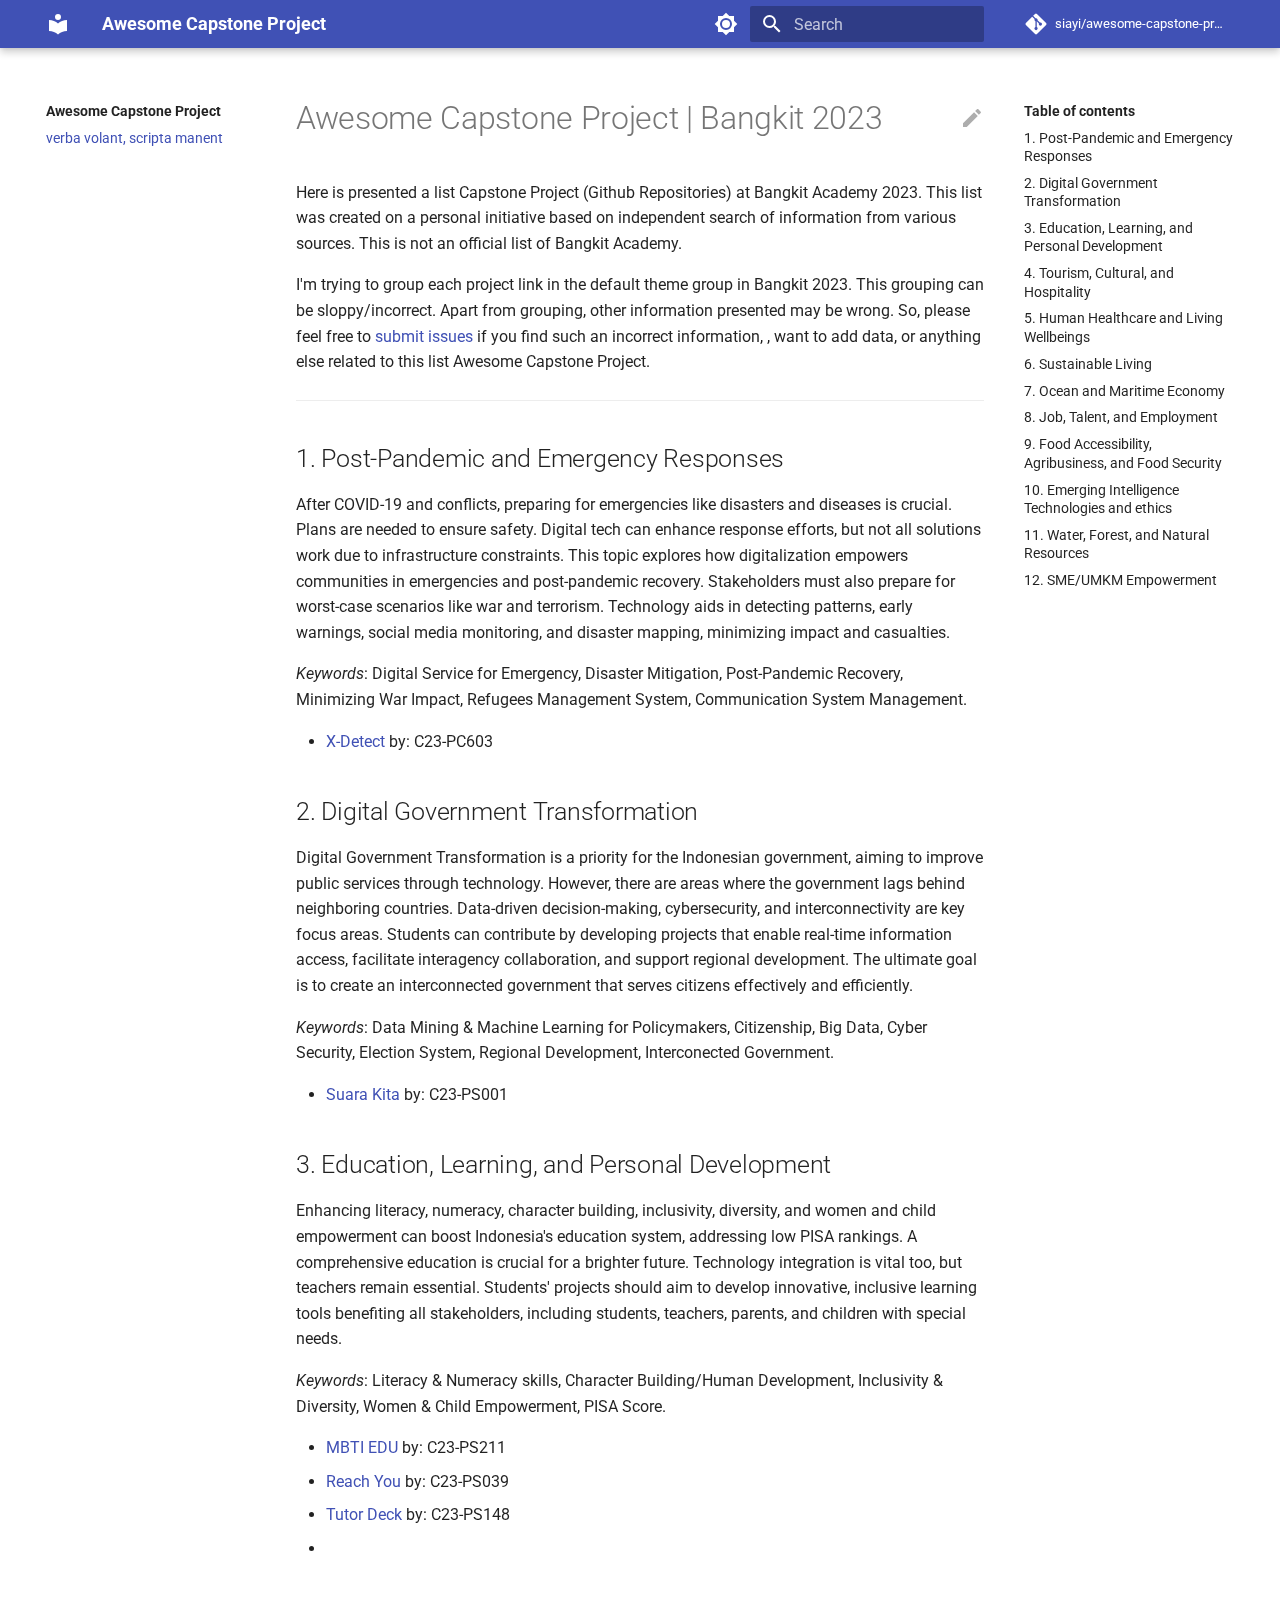
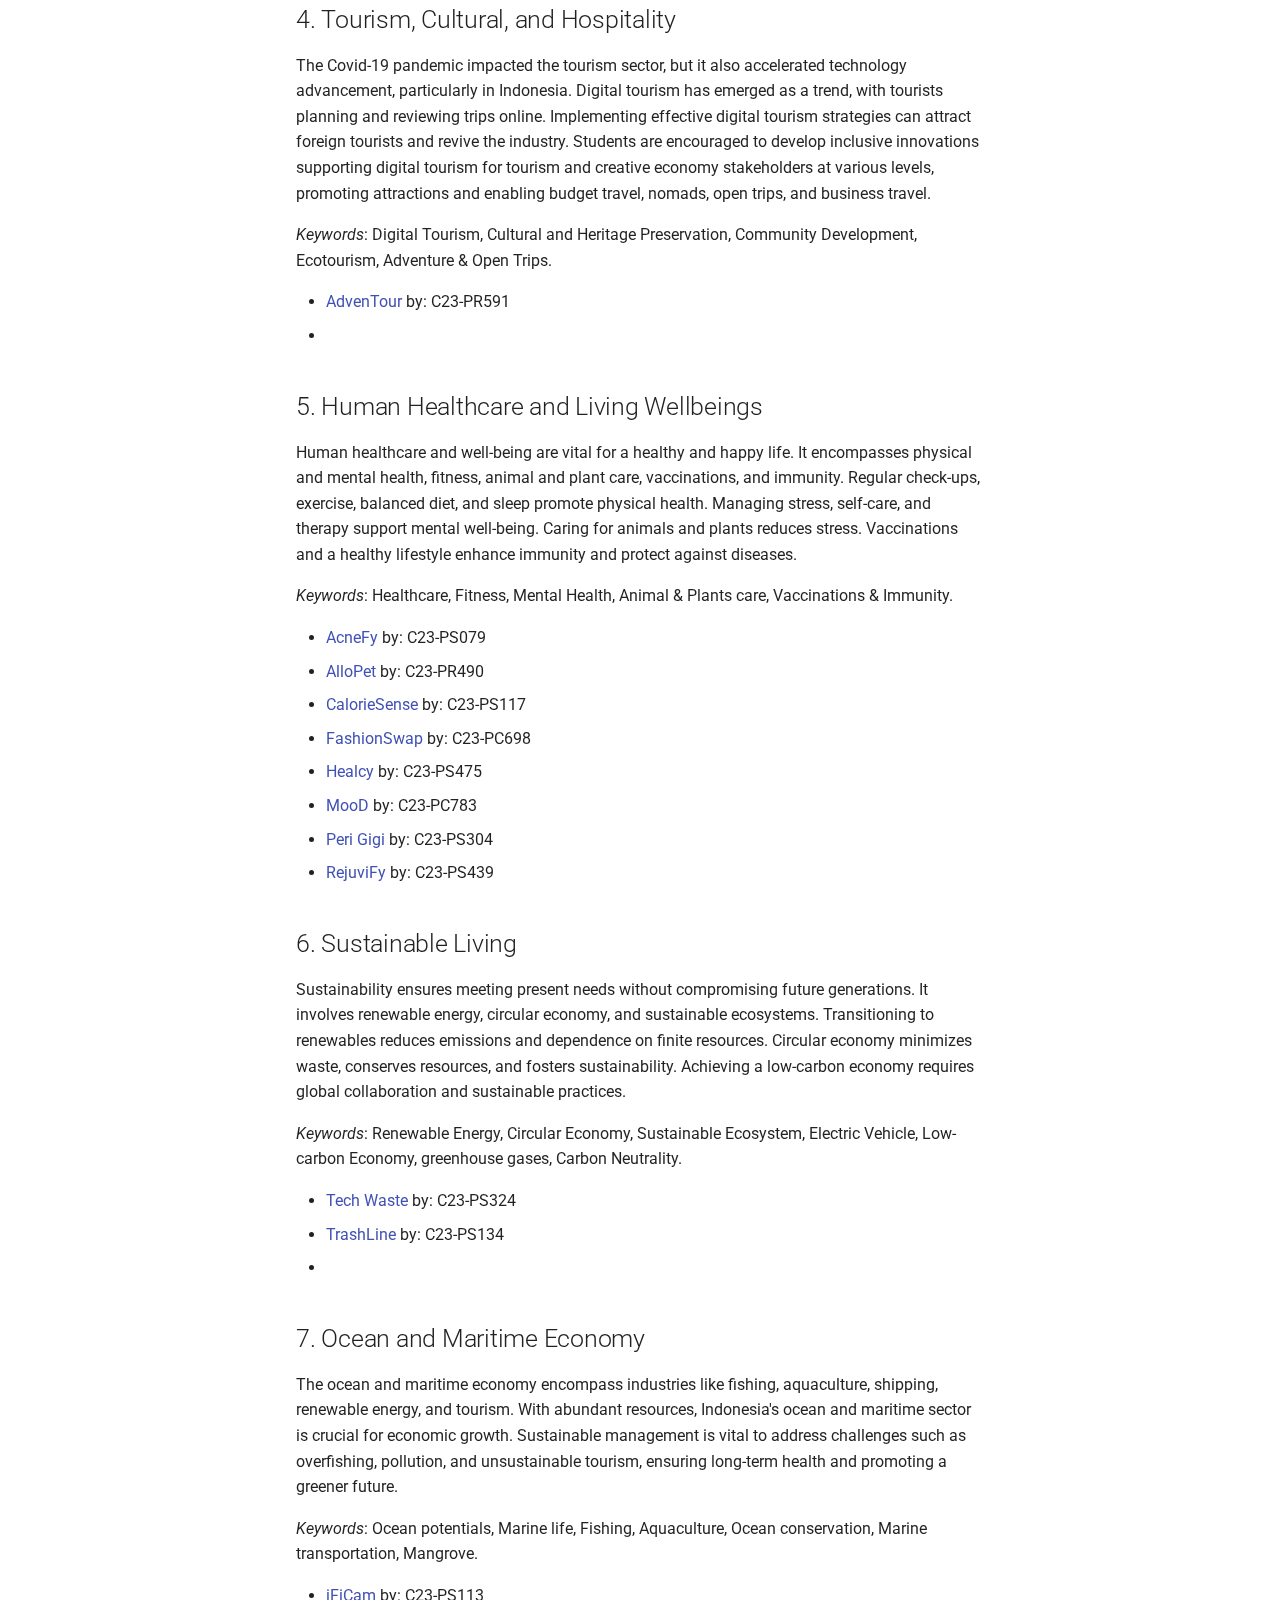
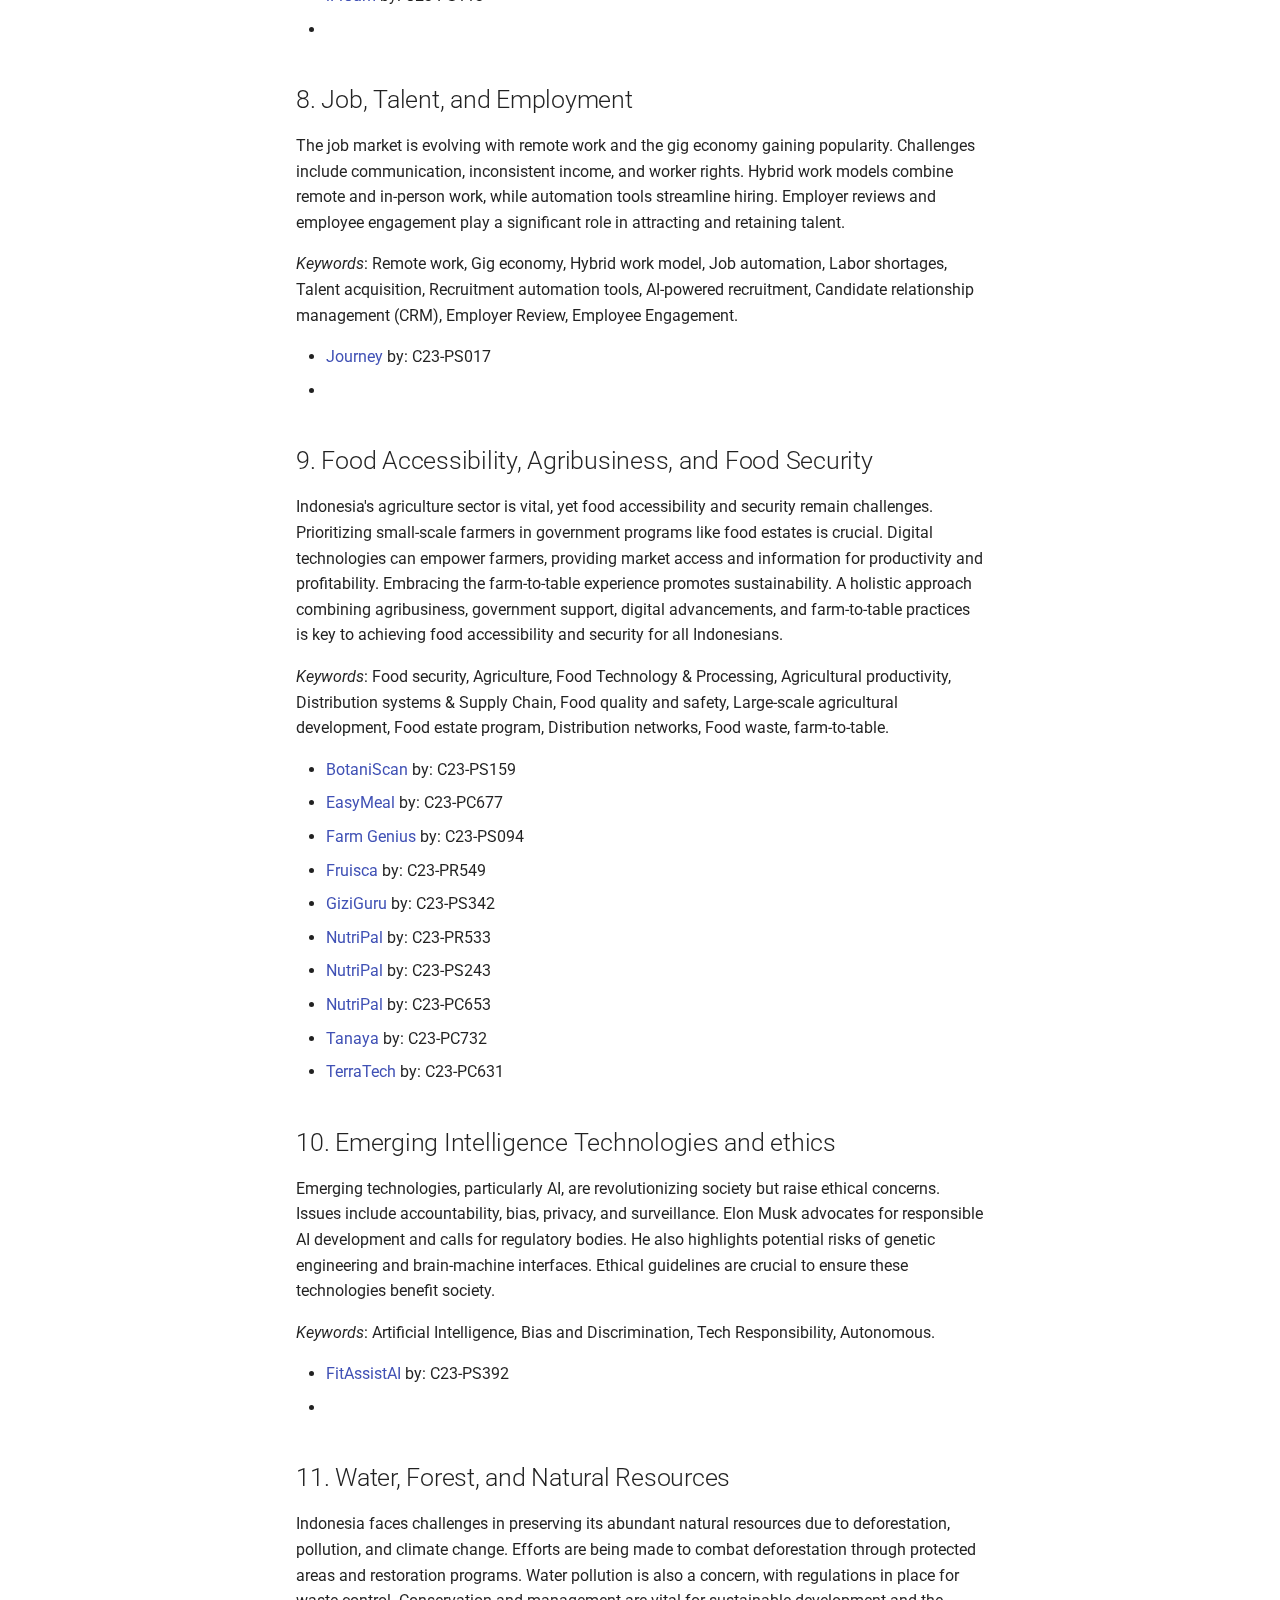
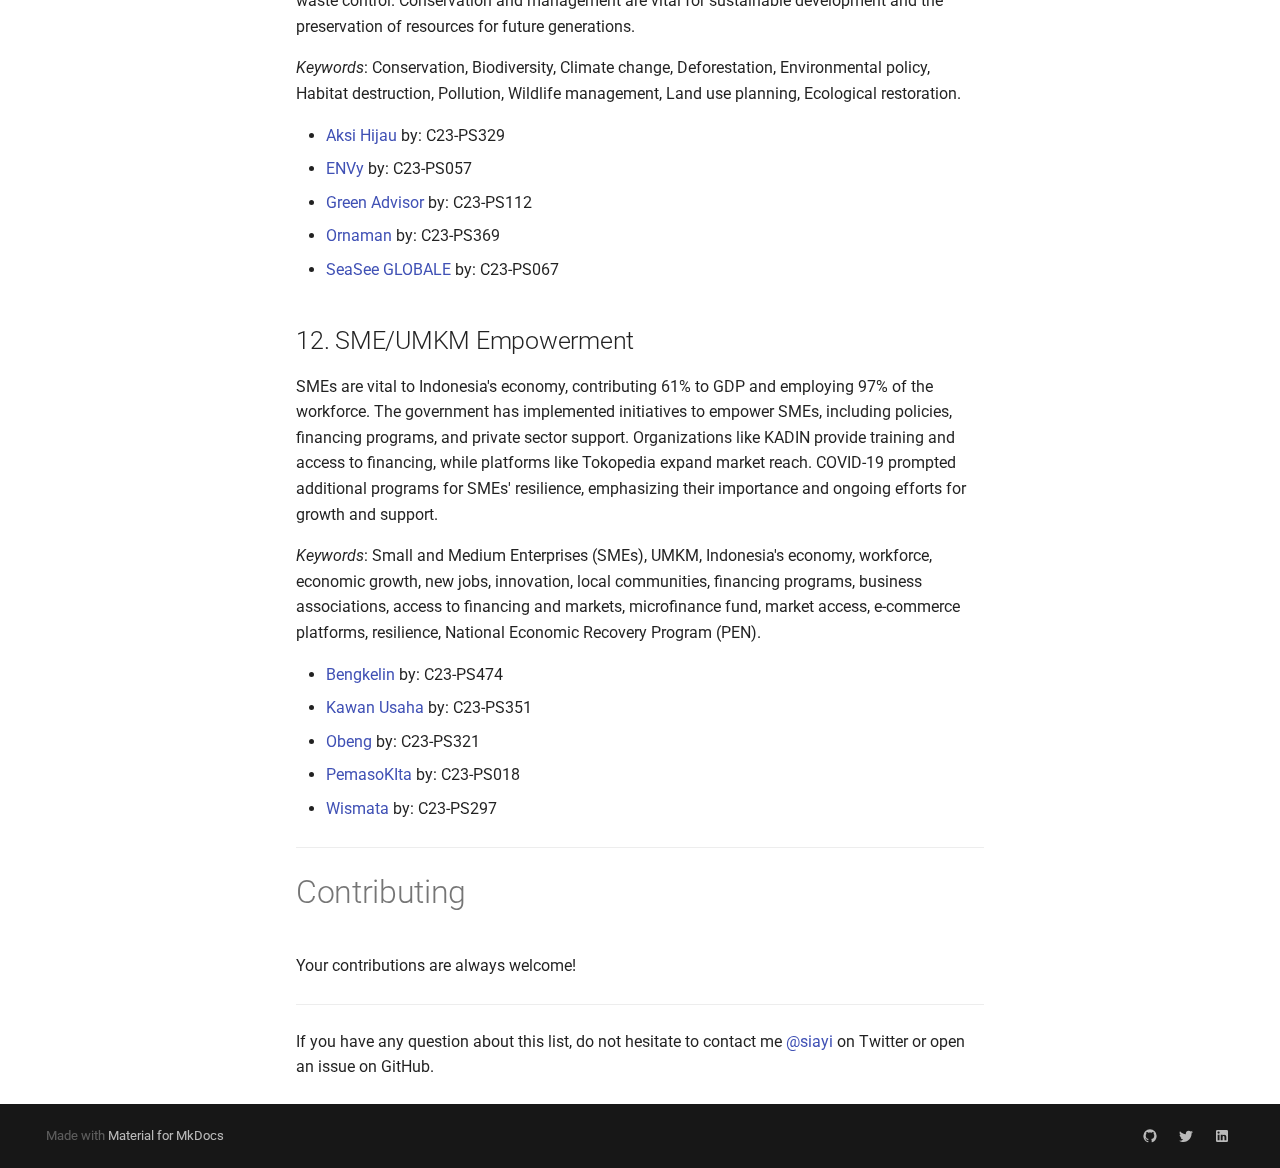
<file: index.html>
<!doctype html>
<html lang="en" class="no-js">
  <head>
    
      <meta charset="utf-8">
      <meta name="viewport" content="width=device-width,initial-scale=1">
      
        <meta name="description" content="A curated list of awesome Capstone Project (Github Repositories) at  Bangkit Academy 2023">
      
      
        <meta name="author" content="Ayi Sumarna">
      
      
        <link rel="canonical" href="https://awesomecapstone-1-a8221298.deta.app/">
      
      <link rel="icon" href="assets/images/favicon.png">
      <meta name="generator" content="mkdocs-1.3.1, mkdocs-material-8.2.11">
    
    
      
        <title>Awesome Capstone Project</title>
      
    
    
      <link rel="stylesheet" href="assets/stylesheets/main.8c5ef100.min.css">
      
        
        <link rel="stylesheet" href="assets/stylesheets/palette.9647289d.min.css">
        
      
    
    
    
      
        
        
        <link rel="preconnect" href="https://fonts.gstatic.com" crossorigin>
        <link rel="stylesheet" href="https://fonts.googleapis.com/css?family=Roboto:300,300i,400,400i,700,700i%7CRoboto+Mono:400,400i,700,700i&display=fallback">
        <style>:root{--md-text-font:"Roboto";--md-code-font:"Roboto Mono"}</style>
      
    
    
      <link rel="stylesheet" href="css/extra.css">
    
    <script>__md_scope=new URL(".",location),__md_get=(e,_=localStorage,t=__md_scope)=>JSON.parse(_.getItem(t.pathname+"."+e)),__md_set=(e,_,t=localStorage,a=__md_scope)=>{try{t.setItem(a.pathname+"."+e,JSON.stringify(_))}catch(e){}}</script>
    
      

    
    
  </head>
  
  
    
    
      
    
    
    
    
    <body dir="ltr" data-md-color-scheme="default" data-md-color-primary="" data-md-color-accent="">
  
    
    
      <script>var palette=__md_get("__palette");if(palette&&"object"==typeof palette.color)for(var key of Object.keys(palette.color))document.body.setAttribute("data-md-color-"+key,palette.color[key])</script>
    
    <input class="md-toggle" data-md-toggle="drawer" type="checkbox" id="__drawer" autocomplete="off">
    <input class="md-toggle" data-md-toggle="search" type="checkbox" id="__search" autocomplete="off">
    <label class="md-overlay" for="__drawer"></label>
    <div data-md-component="skip">
      
        
        <a href="#awesome-capstone-project-bangkit-2023" class="md-skip">
          Skip to content
        </a>
      
    </div>
    <div data-md-component="announce">
      
    </div>
    
    
      

<header class="md-header" data-md-component="header">
  <nav class="md-header__inner md-grid" aria-label="Header">
    <a href="." title="Awesome Capstone Project" class="md-header__button md-logo" aria-label="Awesome Capstone Project" data-md-component="logo">
      
  
  <svg xmlns="http://www.w3.org/2000/svg" viewBox="0 0 24 24"><path d="M12 8a3 3 0 0 0 3-3 3 3 0 0 0-3-3 3 3 0 0 0-3 3 3 3 0 0 0 3 3m0 3.54C9.64 9.35 6.5 8 3 8v11c3.5 0 6.64 1.35 9 3.54 2.36-2.19 5.5-3.54 9-3.54V8c-3.5 0-6.64 1.35-9 3.54Z"/></svg>

    </a>
    <label class="md-header__button md-icon" for="__drawer">
      <svg xmlns="http://www.w3.org/2000/svg" viewBox="0 0 24 24"><path d="M3 6h18v2H3V6m0 5h18v2H3v-2m0 5h18v2H3v-2Z"/></svg>
    </label>
    <div class="md-header__title" data-md-component="header-title">
      <div class="md-header__ellipsis">
        <div class="md-header__topic">
          <span class="md-ellipsis">
            Awesome Capstone Project
          </span>
        </div>
        <div class="md-header__topic" data-md-component="header-topic">
          <span class="md-ellipsis">
            
              verba volant, scripta manent
            
          </span>
        </div>
      </div>
    </div>
    
      <form class="md-header__option" data-md-component="palette">
        
          
          
          <input class="md-option" data-md-color-media="" data-md-color-scheme="default" data-md-color-primary="" data-md-color-accent=""  aria-label="Switch to dark mode"  type="radio" name="__palette" id="__palette_1">
          
            <label class="md-header__button md-icon" title="Switch to dark mode" for="__palette_2" hidden>
              <svg xmlns="http://www.w3.org/2000/svg" viewBox="0 0 24 24"><path d="M12 8a4 4 0 0 0-4 4 4 4 0 0 0 4 4 4 4 0 0 0 4-4 4 4 0 0 0-4-4m0 10a6 6 0 0 1-6-6 6 6 0 0 1 6-6 6 6 0 0 1 6 6 6 6 0 0 1-6 6m8-9.31V4h-4.69L12 .69 8.69 4H4v4.69L.69 12 4 15.31V20h4.69L12 23.31 15.31 20H20v-4.69L23.31 12 20 8.69Z"/></svg>
            </label>
          
        
          
          
          <input class="md-option" data-md-color-media="" data-md-color-scheme="slate" data-md-color-primary="" data-md-color-accent=""  aria-label="Switch to light mode"  type="radio" name="__palette" id="__palette_2">
          
            <label class="md-header__button md-icon" title="Switch to light mode" for="__palette_1" hidden>
              <svg xmlns="http://www.w3.org/2000/svg" viewBox="0 0 24 24"><path d="M12 18c-.89 0-1.74-.2-2.5-.55C11.56 16.5 13 14.42 13 12c0-2.42-1.44-4.5-3.5-5.45C10.26 6.2 11.11 6 12 6a6 6 0 0 1 6 6 6 6 0 0 1-6 6m8-9.31V4h-4.69L12 .69 8.69 4H4v4.69L.69 12 4 15.31V20h4.69L12 23.31 15.31 20H20v-4.69L23.31 12 20 8.69Z"/></svg>
            </label>
          
        
      </form>
    
    
    
      <label class="md-header__button md-icon" for="__search">
        <svg xmlns="http://www.w3.org/2000/svg" viewBox="0 0 24 24"><path d="M9.5 3A6.5 6.5 0 0 1 16 9.5c0 1.61-.59 3.09-1.56 4.23l.27.27h.79l5 5-1.5 1.5-5-5v-.79l-.27-.27A6.516 6.516 0 0 1 9.5 16 6.5 6.5 0 0 1 3 9.5 6.5 6.5 0 0 1 9.5 3m0 2C7 5 5 7 5 9.5S7 14 9.5 14 14 12 14 9.5 12 5 9.5 5Z"/></svg>
      </label>
      <div class="md-search" data-md-component="search" role="dialog">
  <label class="md-search__overlay" for="__search"></label>
  <div class="md-search__inner" role="search">
    <form class="md-search__form" name="search">
      <input type="text" class="md-search__input" name="query" aria-label="Search" placeholder="Search" autocapitalize="off" autocorrect="off" autocomplete="off" spellcheck="false" data-md-component="search-query" required>
      <label class="md-search__icon md-icon" for="__search">
        <svg xmlns="http://www.w3.org/2000/svg" viewBox="0 0 24 24"><path d="M9.5 3A6.5 6.5 0 0 1 16 9.5c0 1.61-.59 3.09-1.56 4.23l.27.27h.79l5 5-1.5 1.5-5-5v-.79l-.27-.27A6.516 6.516 0 0 1 9.5 16 6.5 6.5 0 0 1 3 9.5 6.5 6.5 0 0 1 9.5 3m0 2C7 5 5 7 5 9.5S7 14 9.5 14 14 12 14 9.5 12 5 9.5 5Z"/></svg>
        <svg xmlns="http://www.w3.org/2000/svg" viewBox="0 0 24 24"><path d="M20 11v2H8l5.5 5.5-1.42 1.42L4.16 12l7.92-7.92L13.5 5.5 8 11h12Z"/></svg>
      </label>
      <nav class="md-search__options" aria-label="Search">
        
        <button type="reset" class="md-search__icon md-icon" aria-label="Clear" tabindex="-1">
          <svg xmlns="http://www.w3.org/2000/svg" viewBox="0 0 24 24"><path d="M19 6.41 17.59 5 12 10.59 6.41 5 5 6.41 10.59 12 5 17.59 6.41 19 12 13.41 17.59 19 19 17.59 13.41 12 19 6.41Z"/></svg>
        </button>
      </nav>
      
    </form>
    <div class="md-search__output">
      <div class="md-search__scrollwrap" data-md-scrollfix>
        <div class="md-search-result" data-md-component="search-result">
          <div class="md-search-result__meta">
            Initializing search
          </div>
          <ol class="md-search-result__list"></ol>
        </div>
      </div>
    </div>
  </div>
</div>
    
    
      <div class="md-header__source">
        <a href="https://github.com/siayi/awesome-capstone-project" title="Go to repository" class="md-source" data-md-component="source">
  <div class="md-source__icon md-icon">
    
    <svg xmlns="http://www.w3.org/2000/svg" viewBox="0 0 448 512"><!--! Font Awesome Free 6.1.1 by @fontawesome - https://fontawesome.com License - https://fontawesome.com/license/free (Icons: CC BY 4.0, Fonts: SIL OFL 1.1, Code: MIT License) Copyright 2022 Fonticons, Inc.--><path d="M439.55 236.05 244 40.45a28.87 28.87 0 0 0-40.81 0l-40.66 40.63 51.52 51.52c27.06-9.14 52.68 16.77 43.39 43.68l49.66 49.66c34.23-11.8 61.18 31 35.47 56.69-26.49 26.49-70.21-2.87-56-37.34L240.22 199v121.85c25.3 12.54 22.26 41.85 9.08 55a34.34 34.34 0 0 1-48.55 0c-17.57-17.6-11.07-46.91 11.25-56v-123c-20.8-8.51-24.6-30.74-18.64-45L142.57 101 8.45 235.14a28.86 28.86 0 0 0 0 40.81l195.61 195.6a28.86 28.86 0 0 0 40.8 0l194.69-194.69a28.86 28.86 0 0 0 0-40.81z"/></svg>
  </div>
  <div class="md-source__repository">
    siayi/awesome-capstone-project
  </div>
</a>
      </div>
    
  </nav>
  
</header>
    
    <div class="md-container" data-md-component="container">
      
      
        
          
        
      
      <main class="md-main" data-md-component="main">
        <div class="md-main__inner md-grid">
          
            
              
              <div class="md-sidebar md-sidebar--primary" data-md-component="sidebar" data-md-type="navigation" >
                <div class="md-sidebar__scrollwrap">
                  <div class="md-sidebar__inner">
                    


<nav class="md-nav md-nav--primary" aria-label="Navigation" data-md-level="0">
  <label class="md-nav__title" for="__drawer">
    <a href="." title="Awesome Capstone Project" class="md-nav__button md-logo" aria-label="Awesome Capstone Project" data-md-component="logo">
      
  
  <svg xmlns="http://www.w3.org/2000/svg" viewBox="0 0 24 24"><path d="M12 8a3 3 0 0 0 3-3 3 3 0 0 0-3-3 3 3 0 0 0-3 3 3 3 0 0 0 3 3m0 3.54C9.64 9.35 6.5 8 3 8v11c3.5 0 6.64 1.35 9 3.54 2.36-2.19 5.5-3.54 9-3.54V8c-3.5 0-6.64 1.35-9 3.54Z"/></svg>

    </a>
    Awesome Capstone Project
  </label>
  
    <div class="md-nav__source">
      <a href="https://github.com/siayi/awesome-capstone-project" title="Go to repository" class="md-source" data-md-component="source">
  <div class="md-source__icon md-icon">
    
    <svg xmlns="http://www.w3.org/2000/svg" viewBox="0 0 448 512"><!--! Font Awesome Free 6.1.1 by @fontawesome - https://fontawesome.com License - https://fontawesome.com/license/free (Icons: CC BY 4.0, Fonts: SIL OFL 1.1, Code: MIT License) Copyright 2022 Fonticons, Inc.--><path d="M439.55 236.05 244 40.45a28.87 28.87 0 0 0-40.81 0l-40.66 40.63 51.52 51.52c27.06-9.14 52.68 16.77 43.39 43.68l49.66 49.66c34.23-11.8 61.18 31 35.47 56.69-26.49 26.49-70.21-2.87-56-37.34L240.22 199v121.85c25.3 12.54 22.26 41.85 9.08 55a34.34 34.34 0 0 1-48.55 0c-17.57-17.6-11.07-46.91 11.25-56v-123c-20.8-8.51-24.6-30.74-18.64-45L142.57 101 8.45 235.14a28.86 28.86 0 0 0 0 40.81l195.61 195.6a28.86 28.86 0 0 0 40.8 0l194.69-194.69a28.86 28.86 0 0 0 0-40.81z"/></svg>
  </div>
  <div class="md-source__repository">
    siayi/awesome-capstone-project
  </div>
</a>
    </div>
  
  <ul class="md-nav__list" data-md-scrollfix>
    
      
      
      

  
  
    
  
  
    <li class="md-nav__item md-nav__item--active">
      
      <input class="md-nav__toggle md-toggle" data-md-toggle="toc" type="checkbox" id="__toc">
      
      
        
      
      
        <label class="md-nav__link md-nav__link--active" for="__toc">
          verba volant, scripta manent
          <span class="md-nav__icon md-icon"></span>
        </label>
      
      <a href="." class="md-nav__link md-nav__link--active">
        verba volant, scripta manent
      </a>
      
        

<nav class="md-nav md-nav--secondary" aria-label="Table of contents">
  
  
  
    
  
  
    <label class="md-nav__title" for="__toc">
      <span class="md-nav__icon md-icon"></span>
      Table of contents
    </label>
    <ul class="md-nav__list" data-md-component="toc" data-md-scrollfix>
      
        <li class="md-nav__item">
  <a href="#1-post-pandemic-and-emergency-responses" class="md-nav__link">
    1. Post-Pandemic and Emergency Responses
  </a>
  
</li>
      
        <li class="md-nav__item">
  <a href="#2-digital-government-transformation" class="md-nav__link">
    2. Digital Government Transformation
  </a>
  
</li>
      
        <li class="md-nav__item">
  <a href="#3-education-learning-and-personal-development" class="md-nav__link">
    3. Education, Learning, and Personal Development
  </a>
  
</li>
      
        <li class="md-nav__item">
  <a href="#4-tourism-cultural-and-hospitality" class="md-nav__link">
    4. Tourism, Cultural, and Hospitality
  </a>
  
</li>
      
        <li class="md-nav__item">
  <a href="#5-human-healthcare-and-living-wellbeings" class="md-nav__link">
    5. Human Healthcare and Living Wellbeings
  </a>
  
</li>
      
        <li class="md-nav__item">
  <a href="#6-sustainable-living" class="md-nav__link">
    6. Sustainable Living
  </a>
  
</li>
      
        <li class="md-nav__item">
  <a href="#7-ocean-and-maritime-economy" class="md-nav__link">
    7. Ocean and Maritime Economy
  </a>
  
</li>
      
        <li class="md-nav__item">
  <a href="#8-job-talent-and-employment" class="md-nav__link">
    8. Job, Talent, and Employment
  </a>
  
</li>
      
        <li class="md-nav__item">
  <a href="#9-food-accessibility-agribusiness-and-food-security" class="md-nav__link">
    9. Food Accessibility, Agribusiness, and Food Security
  </a>
  
</li>
      
        <li class="md-nav__item">
  <a href="#10-emerging-intelligence-technologies-and-ethics" class="md-nav__link">
    10. Emerging Intelligence Technologies and ethics
  </a>
  
</li>
      
        <li class="md-nav__item">
  <a href="#11-water-forest-and-natural-resources" class="md-nav__link">
    11. Water, Forest, and Natural Resources
  </a>
  
</li>
      
        <li class="md-nav__item">
  <a href="#12-smeumkm-empowerment" class="md-nav__link">
    12. SME/UMKM Empowerment
  </a>
  
</li>
      
    </ul>
  
</nav>
      
    </li>
  

    
  </ul>
</nav>
                  </div>
                </div>
              </div>
            
            
              
              <div class="md-sidebar md-sidebar--secondary" data-md-component="sidebar" data-md-type="toc" >
                <div class="md-sidebar__scrollwrap">
                  <div class="md-sidebar__inner">
                    

<nav class="md-nav md-nav--secondary" aria-label="Table of contents">
  
  
  
    
  
  
    <label class="md-nav__title" for="__toc">
      <span class="md-nav__icon md-icon"></span>
      Table of contents
    </label>
    <ul class="md-nav__list" data-md-component="toc" data-md-scrollfix>
      
        <li class="md-nav__item">
  <a href="#1-post-pandemic-and-emergency-responses" class="md-nav__link">
    1. Post-Pandemic and Emergency Responses
  </a>
  
</li>
      
        <li class="md-nav__item">
  <a href="#2-digital-government-transformation" class="md-nav__link">
    2. Digital Government Transformation
  </a>
  
</li>
      
        <li class="md-nav__item">
  <a href="#3-education-learning-and-personal-development" class="md-nav__link">
    3. Education, Learning, and Personal Development
  </a>
  
</li>
      
        <li class="md-nav__item">
  <a href="#4-tourism-cultural-and-hospitality" class="md-nav__link">
    4. Tourism, Cultural, and Hospitality
  </a>
  
</li>
      
        <li class="md-nav__item">
  <a href="#5-human-healthcare-and-living-wellbeings" class="md-nav__link">
    5. Human Healthcare and Living Wellbeings
  </a>
  
</li>
      
        <li class="md-nav__item">
  <a href="#6-sustainable-living" class="md-nav__link">
    6. Sustainable Living
  </a>
  
</li>
      
        <li class="md-nav__item">
  <a href="#7-ocean-and-maritime-economy" class="md-nav__link">
    7. Ocean and Maritime Economy
  </a>
  
</li>
      
        <li class="md-nav__item">
  <a href="#8-job-talent-and-employment" class="md-nav__link">
    8. Job, Talent, and Employment
  </a>
  
</li>
      
        <li class="md-nav__item">
  <a href="#9-food-accessibility-agribusiness-and-food-security" class="md-nav__link">
    9. Food Accessibility, Agribusiness, and Food Security
  </a>
  
</li>
      
        <li class="md-nav__item">
  <a href="#10-emerging-intelligence-technologies-and-ethics" class="md-nav__link">
    10. Emerging Intelligence Technologies and ethics
  </a>
  
</li>
      
        <li class="md-nav__item">
  <a href="#11-water-forest-and-natural-resources" class="md-nav__link">
    11. Water, Forest, and Natural Resources
  </a>
  
</li>
      
        <li class="md-nav__item">
  <a href="#12-smeumkm-empowerment" class="md-nav__link">
    12. SME/UMKM Empowerment
  </a>
  
</li>
      
    </ul>
  
</nav>
                  </div>
                </div>
              </div>
            
          
          <div class="md-content" data-md-component="content">
            <article class="md-content__inner md-typeset">
              
                
  <a href="https://github.com/siayi/awesome-capstone-project/edit/master/docs/index.md" title="Edit this page" class="md-content__button md-icon">
    <svg xmlns="http://www.w3.org/2000/svg" viewBox="0 0 24 24"><path d="M20.71 7.04c.39-.39.39-1.04 0-1.41l-2.34-2.34c-.37-.39-1.02-.39-1.41 0l-1.84 1.83 3.75 3.75M3 17.25V21h3.75L17.81 9.93l-3.75-3.75L3 17.25Z"/></svg>
  </a>



<h1 id="awesome-capstone-project-bangkit-2023">Awesome Capstone Project | Bangkit 2023</h1>
<p>Here is presented a list Capstone Project (Github Repositories) at  Bangkit Academy 2023. This list was created on a personal initiative based on independent search of information from various sources. This is not an official list of Bangkit Academy.</p>
<p>I'm trying to group each project link in the default theme group in Bangkit 2023. This grouping can be sloppy/incorrect. Apart from grouping, other information presented may be wrong. So, please feel free to <a href="https://github.com/siayi/awesome-capstone-project/issues/new">submit issues</a> if you find such an incorrect information, , want to add data, or anything else related to this list Awesome Capstone Project.</p>
<ul>
<li><a href="#awesome-capstone-project--bangkit-2023">Awesome Capstone Project | Bangkit 2023</a></li>
<li><a href="#1-post-pandemic-and-emergency-responses">1. Post-Pandemic and Emergency Responses</a></li>
<li><a href="#10-emerging-intelligence-technologies-and-ethics">10. Emerging Intelligence Technologies and ethics</a></li>
<li><a href="#11-water-forest-and-natural-resources">11. Water, Forest, and Natural Resources</a></li>
<li><a href="#12-smeumkm-empowerment">12. SME/UMKM Empowerment</a></li>
<li><a href="#2-digital-government-transformation">2. Digital Government Transformation</a></li>
<li><a href="#3-education-learning-and-personal-development">3. Education, Learning, and Personal Development</a></li>
<li><a href="#4-tourism-cultural-and-hospitality">4. Tourism, Cultural, and Hospitality</a></li>
<li><a href="#5-human-healthcare-and-living-wellbeings">5. Human Healthcare and Living Wellbeings</a></li>
<li><a href="#6-sustainable-living">6. Sustainable Living</a></li>
<li><a href="#7-ocean-and-maritime-economy">7. Ocean and Maritime Economy</a></li>
<li><a href="#8-job-talent-and-employment">8. Job, Talent, and Employment</a></li>
<li><a href="#9-food-accessibility-agribusiness-and-food-security">9. Food Accessibility, Agribusiness, and Food Security</a></li>
<li><a href="#contributing">Contributing</a></li>
</ul>
<hr />
<h2 id="1-post-pandemic-and-emergency-responses">1. Post-Pandemic and Emergency Responses</h2>
<p>After COVID-19 and conflicts, preparing for emergencies like disasters and diseases is crucial. Plans are needed to ensure safety. Digital tech can enhance response efforts, but not all solutions work due to infrastructure constraints. This topic explores how digitalization empowers communities in emergencies and post-pandemic recovery. Stakeholders must also prepare for worst-case scenarios like war and terrorism. Technology aids in detecting patterns, early warnings, social media monitoring, and disaster mapping, minimizing impact and casualties.</p>
<p><em>Keywords</em>: Digital Service for Emergency, Disaster Mitigation, Post-Pandemic Recovery, Minimizing War Impact, Refugees Management System, Communication System Management.</p>
<ul>
<li><a href="https://github.com/X-Detect">X-Detect </a> by: C23-PC603</li>
</ul>
<h2 id="2-digital-government-transformation">2. Digital Government Transformation</h2>
<p>Digital Government Transformation is a priority for the Indonesian government, aiming to improve public services through technology. However, there are areas where the government lags behind neighboring countries. Data-driven decision-making, cybersecurity, and interconnectivity are key focus areas. Students can contribute by developing projects that enable real-time information access, facilitate interagency collaboration, and support regional development. The ultimate goal is to create an interconnected government that serves citizens effectively and efficiently.</p>
<p><em>Keywords</em>: Data Mining &amp; Machine Learning for Policymakers, Citizenship, Big Data, Cyber Security, Election System, Regional Development, Interconected Government.</p>
<ul>
<li><a href="https://github.com/C23-PS001">Suara Kita</a> by: C23-PS001</li>
</ul>
<h2 id="3-education-learning-and-personal-development">3. Education, Learning, and Personal Development</h2>
<p>Enhancing literacy, numeracy, character building, inclusivity, diversity, and women and child empowerment can boost Indonesia's education system, addressing low PISA rankings. A comprehensive education is crucial for a brighter future. Technology integration is vital too, but teachers remain essential. Students' projects should aim to develop innovative, inclusive learning tools benefiting all stakeholders, including students, teachers, parents, and children with special needs.</p>
<p><em>Keywords</em>: Literacy &amp; Numeracy skills, Character Building/Human Development, Inclusivity &amp; Diversity, Women &amp; Child Empowerment, PISA Score.</p>
<ul>
<li><a href="https://github.com/mbti-edu">MBTI EDU</a> by: C23-PS211</li>
<li><a href="https://github.com/Navelia/C23PS039-Product-Based-Capstone">Reach You</a> by: C23-PS039 </li>
<li><a href="https://github.com/AchmadZahrulAZ/C23-PS148-Capstone-Project">Tutor Deck</a> by: C23-PS148</li>
<li></li>
</ul>
<h2 id="4-tourism-cultural-and-hospitality">4. Tourism, Cultural, and Hospitality</h2>
<p>The Covid-19 pandemic impacted the tourism sector, but it also accelerated technology advancement, particularly in Indonesia. Digital tourism has emerged as a trend, with tourists planning and reviewing trips online. Implementing effective digital tourism strategies can attract foreign tourists and revive the industry. Students are encouraged to develop inclusive innovations supporting digital tourism for tourism and creative economy stakeholders at various levels, promoting attractions and enabling budget travel, nomads, open trips, and business travel.</p>
<p><em>Keywords</em>: Digital Tourism, Cultural and Heritage Preservation, Community Development, Ecotourism, Adventure &amp; Open Trips.</p>
<ul>
<li><a href="https://github.com/faynald/AdvenTour">AdvenTour</a> by: C23-PR591</li>
<li></li>
</ul>
<h2 id="5-human-healthcare-and-living-wellbeings">5. Human Healthcare and Living Wellbeings</h2>
<p>Human healthcare and well-being are vital for a healthy and happy life. It encompasses physical and mental health, fitness, animal and plant care, vaccinations, and immunity. Regular check-ups, exercise, balanced diet, and sleep promote physical health. Managing stress, self-care, and therapy support mental well-being. Caring for animals and plants reduces stress. Vaccinations and a healthy lifestyle enhance immunity and protect against diseases.</p>
<p><em>Keywords</em>: Healthcare, Fitness, Mental Health, Animal &amp; Plants care, Vaccinations &amp; Immunity.</p>
<ul>
<li><a href="https://github.com/ferdyferiandi17/C23-PS079-Repositoryy">AcneFy</a> by: C23-PS079</li>
<li><a href="https://github.com/antoniw21/halopet-md">AlloPet</a> by: C23-PR490</li>
<li><a href="https://github.com/DwiBagiaSantosa/C23-PS117">CalorieSense</a> by: C23-PS117</li>
<li><a href="https://github.com/wikananda/Bangkit-Project-C23-PC698">FashionSwap</a> by: C23-PC698</li>
<li><a href="https://github.com/C23-PS475/C23-PS475">Healcy</a> by: C23-PS475</li>
<li><a href="https://github.com/M136DSX2331/MooD">MooD</a> by: C23-PC783</li>
<li><a href="https://github.com/Nusantara-Team-bangkit-Capstone">Peri Gigi</a> by: C23-PS304</li>
<li><a href="https://github.com/lahiardhan/RejuviFy">RejuviFy</a> by: C23-PS439</li>
</ul>
<h2 id="6-sustainable-living">6. Sustainable Living</h2>
<p>Sustainability ensures meeting present needs without compromising future generations. It involves renewable energy, circular economy, and sustainable ecosystems. Transitioning to renewables reduces emissions and dependence on finite resources. Circular economy minimizes waste, conserves resources, and fosters sustainability. Achieving a low-carbon economy requires global collaboration and sustainable practices.</p>
<p><em>Keywords</em>: Renewable Energy, Circular Economy, Sustainable Ecosystem, Electric Vehicle, Low-carbon Economy, greenhouse gases, Carbon Neutrality.</p>
<ul>
<li><a href="https://github.com/Techwaste">Tech Waste</a> by: C23-PS324</li>
<li><a href="https://github.com/JokerXDexter/Capstone_Bangkit2023_TrashLine">TrashLine</a> by: C23-PS134</li>
<li></li>
</ul>
<h2 id="7-ocean-and-maritime-economy">7. Ocean and Maritime Economy</h2>
<p>The ocean and maritime economy encompass industries like fishing, aquaculture, shipping, renewable energy, and tourism. With abundant resources, Indonesia's ocean and maritime sector is crucial for economic growth. Sustainable management is vital to address challenges such as overfishing, pollution, and unsustainable tourism, ensuring long-term health and promoting a greener future.</p>
<p><em>Keywords</em>: Ocean potentials, Marine life, Fishing, Aquaculture, Ocean conservation, Marine transportation, Mangrove.</p>
<ul>
<li><a href="https://github.com/azvadennys/iFiCam-C23-PS113-Bangkit">iFiCam</a> by: C23-PS113 </li>
<li></li>
</ul>
<h2 id="8-job-talent-and-employment">8. Job, Talent, and Employment</h2>
<p>The job market is evolving with remote work and the gig economy gaining popularity. Challenges include communication, inconsistent income, and worker rights. Hybrid work models combine remote and in-person work, while automation tools streamline hiring. Employer reviews and employee engagement play a significant role in attracting and retaining talent.</p>
<p><em>Keywords</em>: Remote work, Gig economy, Hybrid work model, Job automation, Labor shortages, Talent acquisition, Recruitment automation tools, AI-powered recruitment, Candidate relationship management (CRM), Employer Review, Employee Engagement.</p>
<ul>
<li><a href="https://github.com/zendParadox/Capstone-Bangkit-2023-Journey">Journey</a> by: C23-PS017</li>
<li></li>
</ul>
<h2 id="9-food-accessibility-agribusiness-and-food-security">9. Food Accessibility, Agribusiness, and Food Security</h2>
<p>Indonesia's agriculture sector is vital, yet food accessibility and security remain challenges. Prioritizing small-scale farmers in government programs like food estates is crucial. Digital technologies can empower farmers, providing market access and information for productivity and profitability. Embracing the farm-to-table experience promotes sustainability. A holistic approach combining agribusiness, government support, digital advancements, and farm-to-table practices is key to achieving food accessibility and security for all Indonesians.</p>
<p><em>Keywords</em>: Food security, Agriculture, Food Technology &amp; Processing, Agricultural productivity, Distribution systems &amp; Supply Chain, Food quality and safety, Large-scale agricultural development, Food estate program, Distribution networks, Food waste, farm-to-table.</p>
<ul>
<li><a href="https://github.com/caricadeffa/ML_BotaniScan_C23-PS159">BotaniScan</a> by: C23-PS159</li>
<li><a href="https://github.com/Team-EasyMeal-C23-PC677">EasyMeal</a> by: C23-PC677</li>
<li><a href="https://github.com/Capstone-C23-PS094">Farm Genius</a> by: C23-PS094</li>
<li><a href="https://github.com/SvZero/Fruisca">Fruisca</a> by: C23-PR549</li>
<li><a href="https://github.com/C23-PS342-Capstone-Bangkit-2023/">GiziGuru</a> by: C23-PS342</li>
<li><a href="https://github.com/C23PR533">NutriPal</a> by: C23-PR533</li>
<li><a href="https://github.com/Nutripal-Capstone">NutriPal</a> by: C23-PS243</li>
<li><a href="https://github.com/zrifqip/NutriPal-Capstone">NutriPal</a> by: C23-PC653</li>
<li><a href="https://github.com/Tanaya-id">Tanaya</a> by: C23-PC732</li>
<li><a href="https://github.com/Naufaldo/Capstone-Terratech">TerraTech</a> by: C23-PC631</li>
</ul>
<h2 id="10-emerging-intelligence-technologies-and-ethics">10. Emerging Intelligence Technologies and ethics</h2>
<p>Emerging technologies, particularly AI, are revolutionizing society but raise ethical concerns. Issues include accountability, bias, privacy, and surveillance. Elon Musk advocates for responsible AI development and calls for regulatory bodies. He also highlights potential risks of genetic engineering and brain-machine interfaces. Ethical guidelines are crucial to ensure these technologies benefit society.</p>
<p><em>Keywords</em>: Artificial Intelligence, Bias and Discrimination, Tech Responsibility, Autonomous.</p>
<ul>
<li><a href="https://github.com/immortalmeow/FitAssistAI-bangkit-capstone-2023">FitAssistAI</a> by: C23-PS392</li>
<li></li>
</ul>
<h2 id="11-water-forest-and-natural-resources">11. Water, Forest, and Natural Resources</h2>
<p>Indonesia faces challenges in preserving its abundant natural resources due to deforestation, pollution, and climate change. Efforts are being made to combat deforestation through protected areas and restoration programs. Water pollution is also a concern, with regulations in place for waste control. Conservation and management are vital for sustainable development and the preservation of resources for future generations.</p>
<p><em>Keywords</em>: Conservation, Biodiversity, Climate change, Deforestation, Environmental policy, Habitat destruction, Pollution, Wildlife management, Land use planning, Ecological restoration.</p>
<ul>
<li><a href="https://github.com/Aksi-Hijau">Aksi Hijau</a> by: C23-PS329</li>
<li><a href="https://github.com/ykbintang/Envy-Bangkit2023">ENVy</a> by: C23-PS057</li>
<li><a href="https://github.com/green-advisor">Green Advisor</a> by: C23-PS112</li>
<li><a href="https://github.com/ornaman-dev">Ornaman</a> by: C23-PS369</li>
<li><a href="https://github.com/l1nl1n29/C23-PS067">SeaSee GLOBALE</a> by: C23-PS067</li>
</ul>
<h2 id="12-smeumkm-empowerment">12. SME/UMKM Empowerment</h2>
<p>SMEs are vital to Indonesia's economy, contributing 61% to GDP and employing 97% of the workforce. The government has implemented initiatives to empower SMEs, including policies, financing programs, and private sector support. Organizations like KADIN provide training and access to financing, while platforms like Tokopedia expand market reach. COVID-19 prompted additional programs for SMEs' resilience, emphasizing their importance and ongoing efforts for growth and support.</p>
<p><em>Keywords</em>: Small and Medium Enterprises (SMEs), UMKM, Indonesia's economy, workforce, economic growth, new jobs, innovation, local communities, financing programs, business associations, access to financing and markets, microfinance fund, market access, e-commerce platforms, resilience, National Economic Recovery Program (PEN).</p>
<ul>
<li><a href="https://github.com/mchridwan04/C23-PS474">Bengkelin</a> by: C23-PS474</li>
<li><a href="https://github.com/Kawan-Usaha">Kawan Usaha</a> by: C23-PS351</li>
<li><a href="https://github.com/nabhanyuzqi1/Bangkit-Capstone-C23-PS321">Obeng</a> by: C23-PS321</li>
<li><a href="https://github.com/kalam-md/pemasokita">PemasoKIta</a> by: C23-PS018</li>
<li><a href="https://github.com/Dikarahmanm/Wismata-C23-PS297">Wismata</a> by: C23-PS297</li>
</ul>
<hr />
<h1 id="contributing">Contributing</h1>
<p>Your contributions are always welcome! </p>
<hr />
<p>If you have any question about this list, do not hesitate to contact me <a href="https://twitter.com/siayi">@siayi</a> on Twitter or open an issue on GitHub.</p>

              
            </article>
          </div>
        </div>
        
      </main>
      
        <footer class="md-footer">
  
  <div class="md-footer-meta md-typeset">
    <div class="md-footer-meta__inner md-grid">
      <div class="md-copyright">
  
  
    Made with
    <a href="https://squidfunk.github.io/mkdocs-material/" target="_blank" rel="noopener">
      Material for MkDocs
    </a>
  
</div>
      
        <div class="md-social">
  
    
    
      
      
    
    <a href="https://github.com/siayi" target="_blank" rel="noopener" title="github.com" class="md-social__link">
      <svg xmlns="http://www.w3.org/2000/svg" viewBox="0 0 24 24"><path d="M12 2A10 10 0 0 0 2 12c0 4.42 2.87 8.17 6.84 9.5.5.08.66-.23.66-.5v-1.69c-2.77.6-3.36-1.34-3.36-1.34-.46-1.16-1.11-1.47-1.11-1.47-.91-.62.07-.6.07-.6 1 .07 1.53 1.03 1.53 1.03.87 1.52 2.34 1.07 2.91.83.09-.65.35-1.09.63-1.34-2.22-.25-4.55-1.11-4.55-4.92 0-1.11.38-2 1.03-2.71-.1-.25-.45-1.29.1-2.64 0 0 .84-.27 2.75 1.02.79-.22 1.65-.33 2.5-.33.85 0 1.71.11 2.5.33 1.91-1.29 2.75-1.02 2.75-1.02.55 1.35.2 2.39.1 2.64.65.71 1.03 1.6 1.03 2.71 0 3.82-2.34 4.66-4.57 4.91.36.31.69.92.69 1.85V21c0 .27.16.59.67.5C19.14 20.16 22 16.42 22 12A10 10 0 0 0 12 2Z"/></svg>
    </a>
  
    
    
      
      
    
    <a href="https://twitter.com/siayi" target="_blank" rel="noopener" title="twitter.com" class="md-social__link">
      <svg xmlns="http://www.w3.org/2000/svg" viewBox="0 0 24 24"><path d="M22.46 6c-.77.35-1.6.58-2.46.69.88-.53 1.56-1.37 1.88-2.38-.83.5-1.75.85-2.72 1.05C18.37 4.5 17.26 4 16 4c-2.35 0-4.27 1.92-4.27 4.29 0 .34.04.67.11.98C8.28 9.09 5.11 7.38 3 4.79c-.37.63-.58 1.37-.58 2.15 0 1.49.75 2.81 1.91 3.56-.71 0-1.37-.2-1.95-.5v.03c0 2.08 1.48 3.82 3.44 4.21a4.22 4.22 0 0 1-1.93.07 4.28 4.28 0 0 0 4 2.98 8.521 8.521 0 0 1-5.33 1.84c-.34 0-.68-.02-1.02-.06C3.44 20.29 5.7 21 8.12 21 16 21 20.33 14.46 20.33 8.79c0-.19 0-.37-.01-.56.84-.6 1.56-1.36 2.14-2.23Z"/></svg>
    </a>
  
    
    
      
      
    
    <a href="https://www.linkedin.com/in/ayi-sumarna/" target="_blank" rel="noopener" title="www.linkedin.com" class="md-social__link">
      <svg xmlns="http://www.w3.org/2000/svg" viewBox="0 0 24 24"><path d="M19 3a2 2 0 0 1 2 2v14a2 2 0 0 1-2 2H5a2 2 0 0 1-2-2V5a2 2 0 0 1 2-2h14m-.5 15.5v-5.3a3.26 3.26 0 0 0-3.26-3.26c-.85 0-1.84.52-2.32 1.3v-1.11h-2.79v8.37h2.79v-4.93c0-.77.62-1.4 1.39-1.4a1.4 1.4 0 0 1 1.4 1.4v4.93h2.79M6.88 8.56a1.68 1.68 0 0 0 1.68-1.68c0-.93-.75-1.69-1.68-1.69a1.69 1.69 0 0 0-1.69 1.69c0 .93.76 1.68 1.69 1.68m1.39 9.94v-8.37H5.5v8.37h2.77Z"/></svg>
    </a>
  
</div>
      
    </div>
  </div>
</footer>
      
    </div>
    <div class="md-dialog" data-md-component="dialog">
      <div class="md-dialog__inner md-typeset"></div>
    </div>
    <script id="__config" type="application/json">{"base": ".", "features": ["navigation.footer"], "search": "assets/javascripts/workers/search.2a1c317c.min.js", "translations": {"clipboard.copied": "Copied to clipboard", "clipboard.copy": "Copy to clipboard", "search.config.lang": "en", "search.config.pipeline": "trimmer, stopWordFilter", "search.config.separator": "[\\s\\-]+", "search.placeholder": "Search", "search.result.more.one": "1 more on this page", "search.result.more.other": "# more on this page", "search.result.none": "No matching documents", "search.result.one": "1 matching document", "search.result.other": "# matching documents", "search.result.placeholder": "Type to start searching", "search.result.term.missing": "Missing", "select.version.title": "Select version"}}</script>
    
    
      <script src="assets/javascripts/bundle.748e2769.min.js"></script>
      
    
  </body>
</html>
</file>
<file: css/extra.css>
@media (min-width: 960px) {
    html {
        scroll-behavior: smooth;
    }
    
    .md-content__inner > ul:nth-child(5) {
        display: none;
    }
}
1
</file>
<file: assets/stylesheets/main.8c5ef100.min.css>
@charset "UTF-8";html{-webkit-text-size-adjust:none;-moz-text-size-adjust:none;-ms-text-size-adjust:none;text-size-adjust:none;box-sizing:border-box}*,:after,:before{box-sizing:inherit}@media (prefers-reduced-motion){*,:after,:before{transition:none!important}}body{margin:0}a,button,input,label{-webkit-tap-highlight-color:transparent}a{color:inherit;text-decoration:none}hr{border:0;box-sizing:initial;display:block;height:.05rem;overflow:visible;padding:0}small{font-size:80%}sub,sup{line-height:1em}img{border-style:none}table{border-collapse:initial;border-spacing:0}td,th{font-weight:400;vertical-align:top}button{background:transparent;border:0;font-family:inherit;font-size:inherit;margin:0;padding:0}input{border:0;outline:none}:root{--md-default-fg-color:rgba(0,0,0,.87);--md-default-fg-color--light:rgba(0,0,0,.54);--md-default-fg-color--lighter:rgba(0,0,0,.32);--md-default-fg-color--lightest:rgba(0,0,0,.07);--md-default-bg-color:#fff;--md-default-bg-color--light:hsla(0,0%,100%,.7);--md-default-bg-color--lighter:hsla(0,0%,100%,.3);--md-default-bg-color--lightest:hsla(0,0%,100%,.12);--md-primary-fg-color:#4051b5;--md-primary-fg-color--light:#5d6cc0;--md-primary-fg-color--dark:#303fa1;--md-primary-bg-color:#fff;--md-primary-bg-color--light:hsla(0,0%,100%,.7);--md-accent-fg-color:#526cfe;--md-accent-fg-color--transparent:rgba(82,108,254,.1);--md-accent-bg-color:#fff;--md-accent-bg-color--light:hsla(0,0%,100%,.7);--md-shadow-z1:0 0.2rem 0.5rem rgba(0,0,0,.05),0 0 0.05rem rgba(0,0,0,.1);--md-shadow-z2:0 0.2rem 0.5rem rgba(0,0,0,.1),0 0 0.05rem rgba(0,0,0,.25);--md-shadow-z3:0 0.2rem 0.5rem rgba(0,0,0,.2),0 0 0.05rem rgba(0,0,0,.35)}:root>*{--md-code-fg-color:#36464e;--md-code-bg-color:#f5f5f5;--md-code-hl-color:rgba(255,255,0,.5);--md-code-hl-number-color:#d52a2a;--md-code-hl-special-color:#db1457;--md-code-hl-function-color:#a846b9;--md-code-hl-constant-color:#6e59d9;--md-code-hl-keyword-color:#3f6ec6;--md-code-hl-string-color:#1c7d4d;--md-code-hl-name-color:var(--md-code-fg-color);--md-code-hl-operator-color:var(--md-default-fg-color--light);--md-code-hl-punctuation-color:var(--md-default-fg-color--light);--md-code-hl-comment-color:var(--md-default-fg-color--light);--md-code-hl-generic-color:var(--md-default-fg-color--light);--md-code-hl-variable-color:var(--md-default-fg-color--light);--md-typeset-color:var(--md-default-fg-color);--md-typeset-a-color:var(--md-primary-fg-color);--md-typeset-mark-color:rgba(255,255,0,.5);--md-typeset-del-color:rgba(245,80,61,.15);--md-typeset-ins-color:rgba(11,213,112,.15);--md-typeset-kbd-color:#fafafa;--md-typeset-kbd-accent-color:#fff;--md-typeset-kbd-border-color:#b8b8b8;--md-typeset-table-color:rgba(0,0,0,.12);--md-admonition-fg-color:var(--md-default-fg-color);--md-admonition-bg-color:var(--md-default-bg-color);--md-footer-fg-color:#fff;--md-footer-fg-color--light:hsla(0,0%,100%,.7);--md-footer-fg-color--lighter:hsla(0,0%,100%,.3);--md-footer-bg-color:rgba(0,0,0,.87);--md-footer-bg-color--dark:rgba(0,0,0,.32)}.md-icon svg{fill:currentcolor;display:block;height:1.2rem;width:1.2rem}body{-webkit-font-smoothing:antialiased;-moz-osx-font-smoothing:grayscale;--md-text-font-family:var(--md-text-font,_),-apple-system,BlinkMacSystemFont,Helvetica,Arial,sans-serif;--md-code-font-family:var(--md-code-font,_),SFMono-Regular,Consolas,Menlo,monospace}body,input{font-feature-settings:"kern","liga";font-family:var(--md-text-font-family)}body,code,input,kbd,pre{color:var(--md-typeset-color)}code,kbd,pre{font-feature-settings:"kern";font-family:var(--md-code-font-family)}:root{--md-typeset-table-sort-icon:url('data:image/svg+xml;charset=utf-8,<svg xmlns="http://www.w3.org/2000/svg" viewBox="0 0 24 24"><path d="m18 21-4-4h3V7h-3l4-4 4 4h-3v10h3M2 19v-2h10v2M2 13v-2h7v2M2 7V5h4v2H2Z"/></svg>');--md-typeset-table-sort-icon--asc:url('data:image/svg+xml;charset=utf-8,<svg xmlns="http://www.w3.org/2000/svg" viewBox="0 0 24 24"><path d="M19 17h3l-4 4-4-4h3V3h2M2 17h10v2H2M6 5v2H2V5m0 6h7v2H2v-2Z"/></svg>');--md-typeset-table-sort-icon--desc:url('data:image/svg+xml;charset=utf-8,<svg xmlns="http://www.w3.org/2000/svg" viewBox="0 0 24 24"><path d="M19 7h3l-4-4-4 4h3v14h2M2 17h10v2H2M6 5v2H2V5m0 6h7v2H2v-2Z"/></svg>')}.md-typeset{-webkit-print-color-adjust:exact;color-adjust:exact;font-size:.8rem;line-height:1.6}@media print{.md-typeset{font-size:.68rem}}.md-typeset blockquote,.md-typeset dl,.md-typeset figure,.md-typeset ol,.md-typeset pre,.md-typeset ul{margin-bottom:1em;margin-top:1em}.md-typeset h1{color:var(--md-default-fg-color--light);font-size:2em;line-height:1.3;margin:0 0 1.25em}.md-typeset h1,.md-typeset h2{font-weight:300;letter-spacing:-.01em}.md-typeset h2{font-size:1.5625em;line-height:1.4;margin:1.6em 0 .64em}.md-typeset h3{font-size:1.25em;font-weight:400;letter-spacing:-.01em;line-height:1.5;margin:1.6em 0 .8em}.md-typeset h2+h3{margin-top:.8em}.md-typeset h4{font-weight:700;letter-spacing:-.01em;margin:1em 0}.md-typeset h5,.md-typeset h6{color:var(--md-default-fg-color--light);font-size:.8em;font-weight:700;letter-spacing:-.01em;margin:1.25em 0}.md-typeset h5{text-transform:uppercase}.md-typeset hr{border-bottom:.05rem solid var(--md-default-fg-color--lightest);display:flow-root;margin:1.5em 0}.md-typeset a{color:var(--md-typeset-a-color);word-break:break-word}.md-typeset a,.md-typeset a:before{transition:color 125ms}.md-typeset a:focus,.md-typeset a:hover{color:var(--md-accent-fg-color)}.md-typeset a:focus code,.md-typeset a:hover code{background-color:var(--md-accent-fg-color--transparent)}.md-typeset a code{color:currentcolor;transition:background-color 125ms}.md-typeset a.focus-visible{outline-color:var(--md-accent-fg-color);outline-offset:.2rem}.md-typeset code,.md-typeset kbd,.md-typeset pre{color:var(--md-code-fg-color);direction:ltr}@media print{.md-typeset code,.md-typeset kbd,.md-typeset pre{white-space:pre-wrap}}.md-typeset code{background-color:var(--md-code-bg-color);border-radius:.1rem;-webkit-box-decoration-break:clone;box-decoration-break:clone;font-size:.85em;padding:0 .2941176471em;word-break:break-word}.md-typeset code:not(.focus-visible){-webkit-tap-highlight-color:transparent;outline:none}.md-typeset pre{display:flow-root;line-height:1.4;position:relative}.md-typeset pre>code{-webkit-box-decoration-break:slice;box-decoration-break:slice;box-shadow:none;display:block;margin:0;outline-color:var(--md-accent-fg-color);overflow:auto;padding:.7720588235em 1.1764705882em;scrollbar-color:var(--md-default-fg-color--lighter) transparent;scrollbar-width:thin;touch-action:auto;word-break:normal}.md-typeset pre>code:hover{scrollbar-color:var(--md-accent-fg-color) transparent}.md-typeset pre>code::-webkit-scrollbar{height:.2rem;width:.2rem}.md-typeset pre>code::-webkit-scrollbar-thumb{background-color:var(--md-default-fg-color--lighter)}.md-typeset pre>code::-webkit-scrollbar-thumb:hover{background-color:var(--md-accent-fg-color)}.md-typeset kbd{background-color:var(--md-typeset-kbd-color);border-radius:.1rem;box-shadow:0 .1rem 0 .05rem var(--md-typeset-kbd-border-color),0 .1rem 0 var(--md-typeset-kbd-border-color),0 -.1rem .2rem var(--md-typeset-kbd-accent-color) inset;color:var(--md-default-fg-color);display:inline-block;font-size:.75em;padding:0 .6666666667em;vertical-align:text-top;word-break:break-word}.md-typeset mark{background-color:var(--md-typeset-mark-color);-webkit-box-decoration-break:clone;box-decoration-break:clone;color:inherit;word-break:break-word}.md-typeset abbr{border-bottom:.05rem dotted var(--md-default-fg-color--light);cursor:help;text-decoration:none}@media (hover:none){.md-typeset abbr{position:relative}.md-typeset abbr[title]:-webkit-any(:focus,:hover):after{background-color:var(--md-default-fg-color);border-radius:.1rem;box-shadow:var(--md-shadow-z3);color:var(--md-default-bg-color);content:attr(title);display:inline-block;font-size:.7rem;margin-top:2em;max-width:80%;min-width:-webkit-max-content;min-width:max-content;padding:.2rem .3rem;position:absolute;width:auto}.md-typeset abbr[title]:-moz-any(:focus,:hover):after{background-color:var(--md-default-fg-color);border-radius:.1rem;box-shadow:var(--md-shadow-z3);color:var(--md-default-bg-color);content:attr(title);display:inline-block;font-size:.7rem;margin-top:2em;max-width:80%;min-width:-moz-max-content;min-width:max-content;padding:.2rem .3rem;position:absolute;width:auto}[dir=ltr] .md-typeset abbr[title]:-webkit-any(:focus,:hover):after{left:0}[dir=ltr] .md-typeset abbr[title]:-moz-any(:focus,:hover):after{left:0}[dir=ltr] .md-typeset abbr[title]:is(:focus,:hover):after{left:0}[dir=rtl] .md-typeset abbr[title]:-webkit-any(:focus,:hover):after{right:0}[dir=rtl] .md-typeset abbr[title]:-moz-any(:focus,:hover):after{right:0}[dir=rtl] .md-typeset abbr[title]:is(:focus,:hover):after{right:0}.md-typeset abbr[title]:is(:focus,:hover):after{background-color:var(--md-default-fg-color);border-radius:.1rem;box-shadow:var(--md-shadow-z3);color:var(--md-default-bg-color);content:attr(title);display:inline-block;font-size:.7rem;margin-top:2em;max-width:80%;min-width:-webkit-max-content;min-width:-moz-max-content;min-width:max-content;padding:.2rem .3rem;position:absolute;width:auto}}.md-typeset small{opacity:.75}[dir=ltr] .md-typeset sub,[dir=ltr] .md-typeset sup{margin-left:.078125em}[dir=rtl] .md-typeset sub,[dir=rtl] .md-typeset sup{margin-right:.078125em}[dir=ltr] .md-typeset blockquote{padding-left:.6rem}[dir=rtl] .md-typeset blockquote{padding-right:.6rem}[dir=ltr] .md-typeset blockquote{border-left:.2rem solid var(--md-default-fg-color--lighter)}[dir=rtl] .md-typeset blockquote{border-right:.2rem solid var(--md-default-fg-color--lighter)}.md-typeset blockquote{color:var(--md-default-fg-color--light);margin-left:0;margin-right:0}.md-typeset ul{list-style-type:disc}[dir=ltr] .md-typeset ol,[dir=ltr] .md-typeset ul{margin-left:.625em}[dir=rtl] .md-typeset ol,[dir=rtl] .md-typeset ul{margin-right:.625em}.md-typeset ol,.md-typeset ul{padding:0}.md-typeset ol:not([hidden]),.md-typeset ul:not([hidden]){display:flow-root}.md-typeset ol ol,.md-typeset ul ol{list-style-type:lower-alpha}.md-typeset ol ol ol,.md-typeset ul ol ol{list-style-type:lower-roman}[dir=ltr] .md-typeset ol li,[dir=ltr] .md-typeset ul li{margin-left:1.25em}[dir=rtl] .md-typeset ol li,[dir=rtl] .md-typeset ul li{margin-right:1.25em}.md-typeset ol li,.md-typeset ul li{margin-bottom:.5em}.md-typeset ol li blockquote,.md-typeset ol li p,.md-typeset ul li blockquote,.md-typeset ul li p{margin:.5em 0}.md-typeset ol li:last-child,.md-typeset ul li:last-child{margin-bottom:0}.md-typeset ol li :-webkit-any(ul,ol),.md-typeset ul li :-webkit-any(ul,ol){margin-bottom:.5em;margin-top:.5em}.md-typeset ol li :-moz-any(ul,ol),.md-typeset ul li :-moz-any(ul,ol){margin-bottom:.5em;margin-top:.5em}[dir=ltr] .md-typeset ol li :-webkit-any(ul,ol),[dir=ltr] .md-typeset ul li :-webkit-any(ul,ol){margin-left:.625em}[dir=ltr] .md-typeset ol li :-moz-any(ul,ol),[dir=ltr] .md-typeset ul li :-moz-any(ul,ol){margin-left:.625em}[dir=ltr] .md-typeset ol li :is(ul,ol),[dir=ltr] .md-typeset ul li :is(ul,ol){margin-left:.625em}[dir=rtl] .md-typeset ol li :-webkit-any(ul,ol),[dir=rtl] .md-typeset ul li :-webkit-any(ul,ol){margin-right:.625em}[dir=rtl] .md-typeset ol li :-moz-any(ul,ol),[dir=rtl] .md-typeset ul li :-moz-any(ul,ol){margin-right:.625em}[dir=rtl] .md-typeset ol li :is(ul,ol),[dir=rtl] .md-typeset ul li :is(ul,ol){margin-right:.625em}.md-typeset ol li :is(ul,ol),.md-typeset ul li :is(ul,ol){margin-bottom:.5em;margin-top:.5em}[dir=ltr] .md-typeset dd{margin-left:1.875em}[dir=rtl] .md-typeset dd{margin-right:1.875em}.md-typeset dd{margin-bottom:1.5em;margin-top:1em}.md-typeset img,.md-typeset svg{height:auto;max-width:100%}.md-typeset img[align=left],.md-typeset svg[align=left]{margin:1em 1em 1em 0}.md-typeset img[align=right],.md-typeset svg[align=right]{margin:1em 0 1em 1em}.md-typeset img[align]:only-child,.md-typeset svg[align]:only-child{margin-top:0}.md-typeset img[src$="#only-dark"]{display:none}.md-typeset figure{display:flow-root;margin:1em auto;max-width:100%;text-align:center;width:-webkit-fit-content;width:-moz-fit-content;width:fit-content}.md-typeset figure img{display:block}.md-typeset figcaption{font-style:italic;margin:1em auto;max-width:24rem}.md-typeset iframe{max-width:100%}.md-typeset table:not([class]){background-color:var(--md-default-bg-color);border:.05rem solid var(--md-typeset-table-color);border-radius:.1rem;display:inline-block;font-size:.64rem;max-width:100%;overflow:auto;touch-action:auto}@media print{.md-typeset table:not([class]){display:table}}.md-typeset table:not([class])+*{margin-top:1.5em}.md-typeset table:not([class]) :-webkit-any(th,td)>:first-child{margin-top:0}.md-typeset table:not([class]) :-moz-any(th,td)>:first-child{margin-top:0}.md-typeset table:not([class]) :is(th,td)>:first-child{margin-top:0}.md-typeset table:not([class]) :-webkit-any(th,td)>:last-child{margin-bottom:0}.md-typeset table:not([class]) :-moz-any(th,td)>:last-child{margin-bottom:0}.md-typeset table:not([class]) :is(th,td)>:last-child{margin-bottom:0}.md-typeset table:not([class]) :-webkit-any(th,td):not([align]){text-align:left}.md-typeset table:not([class]) :-moz-any(th,td):not([align]){text-align:left}.md-typeset table:not([class]) :is(th,td):not([align]){text-align:left}[dir=rtl] .md-typeset table:not([class]) :-webkit-any(th,td):not([align]){text-align:right}[dir=rtl] .md-typeset table:not([class]) :-moz-any(th,td):not([align]){text-align:right}[dir=rtl] .md-typeset table:not([class]) :is(th,td):not([align]){text-align:right}.md-typeset table:not([class]) th{font-weight:700;min-width:5rem;padding:.9375em 1.25em;vertical-align:top}.md-typeset table:not([class]) th a{color:inherit}.md-typeset table:not([class]) td{border-top:.05rem solid var(--md-typeset-table-color);padding:.9375em 1.25em;vertical-align:top}.md-typeset table:not([class]) tbody tr{transition:background-color 125ms}.md-typeset table:not([class]) tbody tr:hover{background-color:rgba(0,0,0,.035);box-shadow:0 .05rem 0 var(--md-default-bg-color) inset}.md-typeset table:not([class]) a{word-break:normal}.md-typeset table th[role=columnheader]{cursor:pointer}[dir=ltr] .md-typeset table th[role=columnheader]:after{margin-left:.5em}[dir=rtl] .md-typeset table th[role=columnheader]:after{margin-right:.5em}.md-typeset table th[role=columnheader]:after{content:"";display:inline-block;height:1.2em;-webkit-mask-image:var(--md-typeset-table-sort-icon);mask-image:var(--md-typeset-table-sort-icon);-webkit-mask-repeat:no-repeat;mask-repeat:no-repeat;-webkit-mask-size:contain;mask-size:contain;transition:background-color 125ms;vertical-align:text-bottom;width:1.2em}.md-typeset table th[role=columnheader]:hover:after{background-color:var(--md-default-fg-color--lighter)}.md-typeset table th[role=columnheader][aria-sort=ascending]:after{background-color:var(--md-default-fg-color--light);-webkit-mask-image:var(--md-typeset-table-sort-icon--asc);mask-image:var(--md-typeset-table-sort-icon--asc)}.md-typeset table th[role=columnheader][aria-sort=descending]:after{background-color:var(--md-default-fg-color--light);-webkit-mask-image:var(--md-typeset-table-sort-icon--desc);mask-image:var(--md-typeset-table-sort-icon--desc)}.md-typeset__scrollwrap{margin:1em -.8rem;overflow-x:auto;touch-action:auto}.md-typeset__table{display:inline-block;margin-bottom:.5em;padding:0 .8rem}@media print{.md-typeset__table{display:block}}html .md-typeset__table table{display:table;margin:0;overflow:hidden;width:100%}@media screen and (max-width:44.9375em){.md-content__inner>pre{margin:1em -.8rem}.md-content__inner>pre code{border-radius:0}}.md-banner{background-color:var(--md-footer-bg-color);color:var(--md-footer-fg-color);overflow:auto}@media print{.md-banner{display:none}}.md-banner--warning{background:var(--md-typeset-mark-color);color:var(--md-default-fg-color)}.md-banner__inner{font-size:.7rem;margin:.6rem auto;padding:0 .8rem}html{font-size:125%;height:100%;overflow-x:hidden}@media screen and (min-width:100em){html{font-size:137.5%}}@media screen and (min-width:125em){html{font-size:150%}}body{background-color:var(--md-default-bg-color);display:flex;flex-direction:column;font-size:.5rem;min-height:100%;position:relative;width:100%}@media print{body{display:block}}@media screen and (max-width:59.9375em){body[data-md-state=lock]{position:fixed}}.md-grid{margin-left:auto;margin-right:auto;max-width:61rem}.md-container{display:flex;flex-direction:column;flex-grow:1}@media print{.md-container{display:block}}.md-main{flex-grow:1}.md-main__inner{display:flex;height:100%;margin-top:1.5rem}.md-ellipsis{overflow:hidden;text-overflow:ellipsis;white-space:nowrap}.md-toggle{display:none}.md-option{height:0;opacity:0;position:absolute;width:0}.md-option:checked+label:not([hidden]){display:block}.md-option.focus-visible+label{outline-color:var(--md-accent-fg-color);outline-style:auto}.md-skip{background-color:var(--md-default-fg-color);border-radius:.1rem;color:var(--md-default-bg-color);font-size:.64rem;margin:.5rem;opacity:0;outline-color:var(--md-accent-fg-color);padding:.3rem .5rem;position:fixed;transform:translateY(.4rem);z-index:-1}.md-skip:focus{opacity:1;transform:translateY(0);transition:transform .25s cubic-bezier(.4,0,.2,1),opacity 175ms 75ms;z-index:10}@page{margin:25mm}:root{--md-clipboard-icon:url('data:image/svg+xml;charset=utf-8,<svg xmlns="http://www.w3.org/2000/svg" viewBox="0 0 24 24"><path d="M19 21H8V7h11m0-2H8a2 2 0 0 0-2 2v14a2 2 0 0 0 2 2h11a2 2 0 0 0 2-2V7a2 2 0 0 0-2-2m-3-4H4a2 2 0 0 0-2 2v14h2V3h12V1Z"/></svg>')}.md-clipboard{border-radius:.1rem;color:var(--md-default-fg-color--lightest);cursor:pointer;height:1.5em;outline-color:var(--md-accent-fg-color);outline-offset:.1rem;position:absolute;right:.5em;top:.5em;transition:color .25s;width:1.5em;z-index:1}@media print{.md-clipboard{display:none}}.md-clipboard:not(.focus-visible){-webkit-tap-highlight-color:transparent;outline:none}:hover>.md-clipboard{color:var(--md-default-fg-color--light)}.md-clipboard:-webkit-any(:focus,:hover){color:var(--md-accent-fg-color)}.md-clipboard:-moz-any(:focus,:hover){color:var(--md-accent-fg-color)}.md-clipboard:is(:focus,:hover){color:var(--md-accent-fg-color)}.md-clipboard:after{background-color:currentcolor;content:"";display:block;height:1.125em;margin:0 auto;-webkit-mask-image:var(--md-clipboard-icon);mask-image:var(--md-clipboard-icon);-webkit-mask-repeat:no-repeat;mask-repeat:no-repeat;-webkit-mask-size:contain;mask-size:contain;width:1.125em}.md-clipboard--inline{cursor:pointer}.md-clipboard--inline code{transition:color .25s,background-color .25s}.md-clipboard--inline:-webkit-any(:focus,:hover) code{background-color:var(--md-accent-fg-color--transparent);color:var(--md-accent-fg-color)}.md-clipboard--inline:-moz-any(:focus,:hover) code{background-color:var(--md-accent-fg-color--transparent);color:var(--md-accent-fg-color)}.md-clipboard--inline:is(:focus,:hover) code{background-color:var(--md-accent-fg-color--transparent);color:var(--md-accent-fg-color)}.md-content{flex-grow:1;min-width:0}.md-content__inner{margin:0 .8rem 1.2rem;padding-top:.6rem}@media screen and (min-width:76.25em){[dir=ltr] .md-sidebar--primary:not([hidden])~.md-content>.md-content__inner{margin-left:1.2rem}[dir=ltr] .md-sidebar--secondary:not([hidden])~.md-content>.md-content__inner,[dir=rtl] .md-sidebar--primary:not([hidden])~.md-content>.md-content__inner{margin-right:1.2rem}[dir=rtl] .md-sidebar--secondary:not([hidden])~.md-content>.md-content__inner{margin-left:1.2rem}}.md-content__inner:before{content:"";display:block;height:.4rem}.md-content__inner>:last-child{margin-bottom:0}[dir=ltr] .md-content__button{margin-left:.4rem}[dir=rtl] .md-content__button{margin-right:.4rem}.md-content__button{float:right;margin:.4rem 0;padding:0}@media print{.md-content__button{display:none}}[dir=rtl] .md-content__button{float:left}.md-typeset .md-content__button{color:var(--md-default-fg-color--lighter)}.md-content__button svg{display:inline;vertical-align:top}[dir=rtl] .md-content__button svg{transform:scaleX(-1)}[dir=ltr] .md-dialog{right:.8rem}[dir=rtl] .md-dialog{left:.8rem}.md-dialog{background-color:var(--md-default-fg-color);border-radius:.1rem;bottom:.8rem;box-shadow:var(--md-shadow-z3);min-width:11.1rem;opacity:0;padding:.4rem .6rem;pointer-events:none;position:fixed;transform:translateY(100%);transition:transform 0ms .4s,opacity .4s;z-index:4}@media print{.md-dialog{display:none}}.md-dialog[data-md-state=open]{opacity:1;pointer-events:auto;transform:translateY(0);transition:transform .4s cubic-bezier(.075,.85,.175,1),opacity .4s}.md-dialog__inner{color:var(--md-default-bg-color);font-size:.7rem}.md-footer{background-color:var(--md-footer-bg-color);color:var(--md-footer-fg-color)}@media print{.md-footer{display:none}}.md-footer__inner{display:flex;justify-content:space-between;overflow:auto;padding:.2rem}.md-footer__link{display:flex;flex-grow:0.01;outline-color:var(--md-accent-fg-color);overflow:hidden;padding-bottom:.4rem;padding-top:1.4rem;transition:opacity .25s}.md-footer__link:-webkit-any(:focus,:hover){opacity:.7}.md-footer__link:-moz-any(:focus,:hover){opacity:.7}.md-footer__link:is(:focus,:hover){opacity:.7}[dir=rtl] .md-footer__link svg{transform:scaleX(-1)}@media screen and (max-width:44.9375em){.md-footer__link--prev .md-footer__title{display:none}}[dir=ltr] .md-footer__link--next{margin-left:auto}[dir=rtl] .md-footer__link--next{margin-right:auto}.md-footer__link--next{text-align:right}[dir=rtl] .md-footer__link--next{text-align:left}.md-footer__title{flex-grow:1;font-size:.9rem;line-height:2.4rem;max-width:calc(100% - 2.4rem);padding:0 1rem;position:relative}.md-footer__button{margin:.2rem;padding:.4rem}.md-footer__direction{font-size:.64rem;left:0;margin-top:-1rem;opacity:.7;padding:0 1rem;position:absolute;right:0}.md-footer-meta{background-color:var(--md-footer-bg-color--dark)}.md-footer-meta__inner{display:flex;flex-wrap:wrap;justify-content:space-between;padding:.2rem}html .md-footer-meta.md-typeset a{color:var(--md-footer-fg-color--light)}html .md-footer-meta.md-typeset a:-webkit-any(:focus,:hover){color:var(--md-footer-fg-color)}html .md-footer-meta.md-typeset a:-moz-any(:focus,:hover){color:var(--md-footer-fg-color)}html .md-footer-meta.md-typeset a:is(:focus,:hover){color:var(--md-footer-fg-color)}.md-copyright{color:var(--md-footer-fg-color--lighter);font-size:.64rem;margin:auto .6rem;padding:.4rem 0;width:100%}@media screen and (min-width:45em){.md-copyright{width:auto}}.md-copyright__highlight{color:var(--md-footer-fg-color--light)}.md-social{margin:0 .4rem;padding:.2rem 0 .6rem}@media screen and (min-width:45em){.md-social{padding:.6rem 0}}.md-social__link{display:inline-block;height:1.6rem;text-align:center;width:1.6rem}.md-social__link:before{line-height:1.9}.md-social__link svg{fill:currentcolor;max-height:.8rem;vertical-align:-25%}.md-typeset .md-button{border:.1rem solid;border-radius:.1rem;color:var(--md-primary-fg-color);cursor:pointer;display:inline-block;font-weight:700;padding:.625em 2em;transition:color 125ms,background-color 125ms,border-color 125ms}.md-typeset .md-button--primary{background-color:var(--md-primary-fg-color);border-color:var(--md-primary-fg-color);color:var(--md-primary-bg-color)}.md-typeset .md-button:-webkit-any(:focus,:hover){background-color:var(--md-accent-fg-color);border-color:var(--md-accent-fg-color);color:var(--md-accent-bg-color)}.md-typeset .md-button:-moz-any(:focus,:hover){background-color:var(--md-accent-fg-color);border-color:var(--md-accent-fg-color);color:var(--md-accent-bg-color)}.md-typeset .md-button:is(:focus,:hover){background-color:var(--md-accent-fg-color);border-color:var(--md-accent-fg-color);color:var(--md-accent-bg-color)}[dir=ltr] .md-typeset .md-input{border-top-left-radius:.1rem}[dir=ltr] .md-typeset .md-input,[dir=rtl] .md-typeset .md-input{border-top-right-radius:.1rem}[dir=rtl] .md-typeset .md-input{border-top-left-radius:.1rem}.md-typeset .md-input{border-bottom:.1rem solid var(--md-default-fg-color--lighter);box-shadow:var(--md-shadow-z1);font-size:.8rem;height:1.8rem;padding:0 .6rem;transition:border .25s,box-shadow .25s}.md-typeset .md-input:-webkit-any(:focus,:hover){border-bottom-color:var(--md-accent-fg-color);box-shadow:var(--md-shadow-z2)}.md-typeset .md-input:-moz-any(:focus,:hover){border-bottom-color:var(--md-accent-fg-color);box-shadow:var(--md-shadow-z2)}.md-typeset .md-input:is(:focus,:hover){border-bottom-color:var(--md-accent-fg-color);box-shadow:var(--md-shadow-z2)}.md-typeset .md-input--stretch{width:100%}.md-header{background-color:var(--md-primary-fg-color);box-shadow:0 0 .2rem transparent,0 .2rem .4rem transparent;color:var(--md-primary-bg-color);left:0;position:-webkit-sticky;position:sticky;right:0;top:0;z-index:4}@media print{.md-header{display:none}}.md-header[data-md-state=shadow]{box-shadow:0 0 .2rem rgba(0,0,0,.1),0 .2rem .4rem rgba(0,0,0,.2);transition:transform .25s cubic-bezier(.1,.7,.1,1),box-shadow .25s}.md-header[data-md-state=hidden]{transform:translateY(-100%);transition:transform .25s cubic-bezier(.8,0,.6,1),box-shadow .25s}.md-header__inner{align-items:center;display:flex;padding:0 .2rem}.md-header__button{color:currentcolor;cursor:pointer;margin:.2rem;outline-color:var(--md-accent-fg-color);padding:.4rem;position:relative;transition:opacity .25s;vertical-align:middle;z-index:1}.md-header__button:hover{opacity:.7}.md-header__button:not([hidden]){display:inline-block}.md-header__button:not(.focus-visible){-webkit-tap-highlight-color:transparent;outline:none}.md-header__button.md-logo{margin:.2rem;padding:.4rem}@media screen and (max-width:76.1875em){.md-header__button.md-logo{display:none}}.md-header__button.md-logo :-webkit-any(img,svg){fill:currentcolor;display:block;height:1.2rem;width:auto}.md-header__button.md-logo :-moz-any(img,svg){fill:currentcolor;display:block;height:1.2rem;width:auto}.md-header__button.md-logo :is(img,svg){fill:currentcolor;display:block;height:1.2rem;width:auto}@media screen and (min-width:60em){.md-header__button[for=__search]{display:none}}.no-js .md-header__button[for=__search]{display:none}[dir=rtl] .md-header__button[for=__search] svg{transform:scaleX(-1)}@media screen and (min-width:76.25em){.md-header__button[for=__drawer]{display:none}}.md-header__topic{display:flex;max-width:100%;position:absolute;transition:transform .4s cubic-bezier(.1,.7,.1,1),opacity .15s}.md-header__topic+.md-header__topic{opacity:0;pointer-events:none;transform:translateX(1.25rem);transition:transform .4s cubic-bezier(1,.7,.1,.1),opacity .15s;z-index:-1}[dir=rtl] .md-header__topic+.md-header__topic{transform:translateX(-1.25rem)}.md-header__topic:first-child{font-weight:700}[dir=ltr] .md-header__title{margin-right:.4rem}[dir=rtl] .md-header__title{margin-left:.4rem}[dir=ltr] .md-header__title{margin-left:1rem}[dir=rtl] .md-header__title{margin-right:1rem}.md-header__title{flex-grow:1;font-size:.9rem;height:2.4rem;line-height:2.4rem}.md-header__title[data-md-state=active] .md-header__topic{opacity:0;pointer-events:none;transform:translateX(-1.25rem);transition:transform .4s cubic-bezier(1,.7,.1,.1),opacity .15s;z-index:-1}[dir=rtl] .md-header__title[data-md-state=active] .md-header__topic{transform:translateX(1.25rem)}.md-header__title[data-md-state=active] .md-header__topic+.md-header__topic{opacity:1;pointer-events:auto;transform:translateX(0);transition:transform .4s cubic-bezier(.1,.7,.1,1),opacity .15s;z-index:0}.md-header__title>.md-header__ellipsis{height:100%;position:relative;width:100%}.md-header__option{display:flex;flex-shrink:0;max-width:100%;transition:max-width 0ms .25s,opacity .25s .25s;white-space:nowrap}[data-md-toggle=search]:checked~.md-header .md-header__option{max-width:0;opacity:0;transition:max-width 0ms,opacity 0ms}.md-header__source{display:none}@media screen and (min-width:60em){[dir=ltr] .md-header__source{margin-left:1rem}[dir=rtl] .md-header__source{margin-right:1rem}.md-header__source{display:block;max-width:11.7rem;width:11.7rem}}@media screen and (min-width:76.25em){[dir=ltr] .md-header__source{margin-left:1.4rem}[dir=rtl] .md-header__source{margin-right:1.4rem}}:root{--md-nav-icon--prev:url('data:image/svg+xml;charset=utf-8,<svg xmlns="http://www.w3.org/2000/svg" viewBox="0 0 24 24"><path d="M20 11v2H8l5.5 5.5-1.42 1.42L4.16 12l7.92-7.92L13.5 5.5 8 11h12Z"/></svg>');--md-nav-icon--next:url('data:image/svg+xml;charset=utf-8,<svg xmlns="http://www.w3.org/2000/svg" viewBox="0 0 24 24"><path d="M8.59 16.58 13.17 12 8.59 7.41 10 6l6 6-6 6-1.41-1.42Z"/></svg>');--md-toc-icon:url('data:image/svg+xml;charset=utf-8,<svg xmlns="http://www.w3.org/2000/svg" viewBox="0 0 24 24"><path d="M3 9h14V7H3v2m0 4h14v-2H3v2m0 4h14v-2H3v2m16 0h2v-2h-2v2m0-10v2h2V7h-2m0 6h2v-2h-2v2Z"/></svg>')}.md-nav{font-size:.7rem;line-height:1.3}.md-nav__title{display:block;font-weight:700;overflow:hidden;padding:0 .6rem;text-overflow:ellipsis}.md-nav__title .md-nav__button{display:none}.md-nav__title .md-nav__button img{height:100%;width:auto}.md-nav__title .md-nav__button.md-logo :-webkit-any(img,svg){fill:currentcolor;display:block;height:2.4rem;max-width:100%;object-fit:contain;width:auto}.md-nav__title .md-nav__button.md-logo :-moz-any(img,svg){fill:currentcolor;display:block;height:2.4rem;max-width:100%;object-fit:contain;width:auto}.md-nav__title .md-nav__button.md-logo :is(img,svg){fill:currentcolor;display:block;height:2.4rem;max-width:100%;object-fit:contain;width:auto}.md-nav__list{list-style:none;margin:0;padding:0}.md-nav__item{padding:0 .6rem}[dir=ltr] .md-nav__item .md-nav__item{padding-right:0}[dir=rtl] .md-nav__item .md-nav__item{padding-left:0}.md-nav__link{align-items:center;cursor:pointer;display:flex;justify-content:space-between;margin-top:.625em;overflow:hidden;scroll-snap-align:start;text-overflow:ellipsis;transition:color 125ms}.md-nav__link[data-md-state=blur]{color:var(--md-default-fg-color--light)}.md-nav__item .md-nav__link--active{color:var(--md-typeset-a-color)}.md-nav__item .md-nav__link--index [href]{width:100%}.md-nav__link:-webkit-any(:focus,:hover){color:var(--md-accent-fg-color)}.md-nav__link:-moz-any(:focus,:hover){color:var(--md-accent-fg-color)}.md-nav__link:is(:focus,:hover){color:var(--md-accent-fg-color)}.md-nav__link.focus-visible{outline-color:var(--md-accent-fg-color);outline-offset:.2rem}.md-nav--primary .md-nav__link[for=__toc]{display:none}.md-nav--primary .md-nav__link[for=__toc] .md-icon:after{background-color:currentcolor;display:block;height:100%;-webkit-mask-image:var(--md-toc-icon);mask-image:var(--md-toc-icon);width:100%}.md-nav--primary .md-nav__link[for=__toc]~.md-nav{display:none}.md-nav__link>*{cursor:pointer;display:flex}.md-nav__icon{flex-shrink:0}.md-nav__source{display:none}@media screen and (max-width:76.1875em){.md-nav--primary,.md-nav--primary .md-nav{background-color:var(--md-default-bg-color);display:flex;flex-direction:column;height:100%;left:0;position:absolute;right:0;top:0;z-index:1}.md-nav--primary :-webkit-any(.md-nav__title,.md-nav__item){font-size:.8rem;line-height:1.5}.md-nav--primary :-moz-any(.md-nav__title,.md-nav__item){font-size:.8rem;line-height:1.5}.md-nav--primary :is(.md-nav__title,.md-nav__item){font-size:.8rem;line-height:1.5}.md-nav--primary .md-nav__title{background-color:var(--md-default-fg-color--lightest);color:var(--md-default-fg-color--light);cursor:pointer;height:5.6rem;line-height:2.4rem;padding:3rem .8rem .2rem;position:relative;white-space:nowrap}[dir=ltr] .md-nav--primary .md-nav__title .md-nav__icon{left:.4rem}[dir=rtl] .md-nav--primary .md-nav__title .md-nav__icon{right:.4rem}.md-nav--primary .md-nav__title .md-nav__icon{display:block;height:1.2rem;margin:.2rem;position:absolute;top:.4rem;width:1.2rem}.md-nav--primary .md-nav__title .md-nav__icon:after{background-color:currentcolor;content:"";display:block;height:100%;-webkit-mask-image:var(--md-nav-icon--prev);mask-image:var(--md-nav-icon--prev);-webkit-mask-repeat:no-repeat;mask-repeat:no-repeat;-webkit-mask-size:contain;mask-size:contain;width:100%}.md-nav--primary .md-nav__title~.md-nav__list{background-color:var(--md-default-bg-color);box-shadow:0 .05rem 0 var(--md-default-fg-color--lightest) inset;overflow-y:auto;-ms-scroll-snap-type:y mandatory;scroll-snap-type:y mandatory;touch-action:pan-y}.md-nav--primary .md-nav__title~.md-nav__list>:first-child{border-top:0}.md-nav--primary .md-nav__title[for=__drawer]{background-color:var(--md-primary-fg-color);color:var(--md-primary-bg-color);font-weight:700}.md-nav--primary .md-nav__title .md-logo{display:block;left:.2rem;margin:.2rem;padding:.4rem;position:absolute;right:.2rem;top:.2rem}.md-nav--primary .md-nav__list{flex:1}.md-nav--primary .md-nav__item{border-top:.05rem solid var(--md-default-fg-color--lightest);padding:0}.md-nav--primary .md-nav__item--active>.md-nav__link{color:var(--md-typeset-a-color)}.md-nav--primary .md-nav__item--active>.md-nav__link:-webkit-any(:focus,:hover){color:var(--md-accent-fg-color)}.md-nav--primary .md-nav__item--active>.md-nav__link:-moz-any(:focus,:hover){color:var(--md-accent-fg-color)}.md-nav--primary .md-nav__item--active>.md-nav__link:is(:focus,:hover){color:var(--md-accent-fg-color)}.md-nav--primary .md-nav__link{margin-top:0;padding:.6rem .8rem}[dir=ltr] .md-nav--primary .md-nav__link .md-nav__icon{margin-right:-.2rem}[dir=rtl] .md-nav--primary .md-nav__link .md-nav__icon{margin-left:-.2rem}.md-nav--primary .md-nav__link .md-nav__icon{font-size:1.2rem;height:1.2rem;width:1.2rem}.md-nav--primary .md-nav__link .md-nav__icon:after{background-color:currentcolor;content:"";display:block;height:100%;-webkit-mask-image:var(--md-nav-icon--next);mask-image:var(--md-nav-icon--next);-webkit-mask-repeat:no-repeat;mask-repeat:no-repeat;-webkit-mask-size:contain;mask-size:contain;width:100%}[dir=rtl] .md-nav--primary .md-nav__icon:after{transform:scale(-1)}.md-nav--primary .md-nav--secondary .md-nav{background-color:initial;position:static}[dir=ltr] .md-nav--primary .md-nav--secondary .md-nav .md-nav__link{padding-left:1.4rem}[dir=rtl] .md-nav--primary .md-nav--secondary .md-nav .md-nav__link{padding-right:1.4rem}[dir=ltr] .md-nav--primary .md-nav--secondary .md-nav .md-nav .md-nav__link{padding-left:2rem}[dir=rtl] .md-nav--primary .md-nav--secondary .md-nav .md-nav .md-nav__link{padding-right:2rem}[dir=ltr] .md-nav--primary .md-nav--secondary .md-nav .md-nav .md-nav .md-nav__link{padding-left:2.6rem}[dir=rtl] .md-nav--primary .md-nav--secondary .md-nav .md-nav .md-nav .md-nav__link{padding-right:2.6rem}[dir=ltr] .md-nav--primary .md-nav--secondary .md-nav .md-nav .md-nav .md-nav .md-nav__link{padding-left:3.2rem}[dir=rtl] .md-nav--primary .md-nav--secondary .md-nav .md-nav .md-nav .md-nav .md-nav__link{padding-right:3.2rem}.md-nav--secondary{background-color:initial}.md-nav__toggle~.md-nav{display:flex;opacity:0;transform:translateX(100%);transition:transform .25s cubic-bezier(.8,0,.6,1),opacity 125ms 50ms}[dir=rtl] .md-nav__toggle~.md-nav{transform:translateX(-100%)}.md-nav__toggle:checked~.md-nav{opacity:1;transform:translateX(0);transition:transform .25s cubic-bezier(.4,0,.2,1),opacity 125ms 125ms}.md-nav__toggle:checked~.md-nav>.md-nav__list{-webkit-backface-visibility:hidden;backface-visibility:hidden}}@media screen and (max-width:59.9375em){.md-nav--primary .md-nav__link[for=__toc]{display:flex}.md-nav--primary .md-nav__link[for=__toc] .md-icon:after{content:""}.md-nav--primary .md-nav__link[for=__toc]+.md-nav__link{display:none}.md-nav--primary .md-nav__link[for=__toc]~.md-nav{display:flex}.md-nav__source{background-color:var(--md-primary-fg-color--dark);color:var(--md-primary-bg-color);display:block;padding:0 .2rem}}@media screen and (min-width:60em) and (max-width:76.1875em){.md-nav--integrated .md-nav__link[for=__toc]{display:flex}.md-nav--integrated .md-nav__link[for=__toc] .md-icon:after{content:""}.md-nav--integrated .md-nav__link[for=__toc]+.md-nav__link{display:none}.md-nav--integrated .md-nav__link[for=__toc]~.md-nav{display:flex}}@media screen and (min-width:60em){.md-nav--secondary .md-nav__title[for=__toc]{scroll-snap-align:start}.md-nav--secondary .md-nav__title .md-nav__icon{display:none}}@media screen and (min-width:76.25em){.md-nav{transition:max-height .25s cubic-bezier(.86,0,.07,1)}.md-nav--primary .md-nav__title[for=__drawer]{scroll-snap-align:start}.md-nav--primary .md-nav__title .md-nav__icon,.md-nav__toggle~.md-nav{display:none}.md-nav__toggle:-webkit-any(:checked,:indeterminate)~.md-nav{display:block}.md-nav__toggle:-moz-any(:checked,:indeterminate)~.md-nav{display:block}.md-nav__toggle:is(:checked,:indeterminate)~.md-nav{display:block}.md-nav__item--nested>.md-nav>.md-nav__title{display:none}.md-nav__item--section{display:block;margin:1.25em 0}.md-nav__item--section:last-child{margin-bottom:0}.md-nav__item--section>.md-nav__link{font-weight:700;pointer-events:none}.md-nav__item--section>.md-nav__link--index [href]{pointer-events:auto}.md-nav__item--section>.md-nav__link .md-nav__icon{display:none}.md-nav__item--section>.md-nav{display:block}.md-nav__item--section>.md-nav>.md-nav__list>.md-nav__item{padding:0}.md-nav__icon{border-radius:100%;float:right;height:.9rem;transition:background-color .25s,transform .25s;width:.9rem}[dir=rtl] .md-nav__icon{float:left;transform:rotate(180deg)}.md-nav__icon:hover{background-color:var(--md-accent-fg-color--transparent)}.md-nav__icon:after{background-color:currentcolor;content:"";display:inline-block;height:100%;-webkit-mask-image:var(--md-nav-icon--next);mask-image:var(--md-nav-icon--next);-webkit-mask-repeat:no-repeat;mask-repeat:no-repeat;-webkit-mask-size:contain;mask-size:contain;vertical-align:-.1rem;width:100%}.md-nav__item--nested .md-nav__toggle:checked~.md-nav__link .md-nav__icon,.md-nav__item--nested .md-nav__toggle:indeterminate~.md-nav__link .md-nav__icon{transform:rotate(90deg)}.md-nav--lifted>.md-nav__list>.md-nav__item,.md-nav--lifted>.md-nav__list>.md-nav__item--nested,.md-nav--lifted>.md-nav__title{display:none}.md-nav--lifted>.md-nav__list>.md-nav__item--active{display:block;padding:0}.md-nav--lifted>.md-nav__list>.md-nav__item--active>.md-nav__link{font-weight:700;margin-top:0;padding:0 .6rem;pointer-events:none}.md-nav--lifted>.md-nav__list>.md-nav__item--active>.md-nav__link--index [href]{pointer-events:auto}.md-nav--lifted>.md-nav__list>.md-nav__item--active>.md-nav__link .md-nav__icon{display:none}.md-nav--lifted .md-nav[data-md-level="1"]{display:block}[dir=ltr] .md-nav--lifted .md-nav[data-md-level="1"]>.md-nav__list>.md-nav__item{padding-right:.6rem}[dir=rtl] .md-nav--lifted .md-nav[data-md-level="1"]>.md-nav__list>.md-nav__item{padding-left:.6rem}.md-nav--integrated>.md-nav__list>.md-nav__item--active:not(.md-nav__item--nested){padding:0 .6rem}.md-nav--integrated>.md-nav__list>.md-nav__item--active:not(.md-nav__item--nested)>.md-nav__link{padding:0}[dir=ltr] .md-nav--integrated>.md-nav__list>.md-nav__item--active .md-nav--secondary{border-left:.05rem solid var(--md-primary-fg-color)}[dir=rtl] .md-nav--integrated>.md-nav__list>.md-nav__item--active .md-nav--secondary{border-right:.05rem solid var(--md-primary-fg-color)}.md-nav--integrated>.md-nav__list>.md-nav__item--active .md-nav--secondary{display:block;margin-bottom:1.25em}.md-nav--integrated>.md-nav__list>.md-nav__item--active .md-nav--secondary>.md-nav__title{display:none}}:root{--md-search-result-icon:url('data:image/svg+xml;charset=utf-8,<svg xmlns="http://www.w3.org/2000/svg" viewBox="0 0 24 24"><path d="M14 2H6a2 2 0 0 0-2 2v16a2 2 0 0 0 2 2h7c-.41-.25-.8-.56-1.14-.9-.33-.33-.61-.7-.86-1.1H6V4h7v5h5v1.18c.71.16 1.39.43 2 .82V8l-6-6m6.31 16.9c1.33-2.11.69-4.9-1.4-6.22-2.11-1.33-4.91-.68-6.22 1.4-1.34 2.11-.69 4.89 1.4 6.22 1.46.93 3.32.93 4.79.02L22 23.39 23.39 22l-3.08-3.1m-3.81.1a2.5 2.5 0 0 1-2.5-2.5 2.5 2.5 0 0 1 2.5-2.5 2.5 2.5 0 0 1 2.5 2.5 2.5 2.5 0 0 1-2.5 2.5Z"/></svg>')}.md-search{position:relative}@media screen and (min-width:60em){.md-search{padding:.2rem 0}}.no-js .md-search{display:none}.md-search__overlay{opacity:0;z-index:1}@media screen and (max-width:59.9375em){[dir=ltr] .md-search__overlay{left:-2.2rem}[dir=rtl] .md-search__overlay{right:-2.2rem}.md-search__overlay{background-color:var(--md-default-bg-color);border-radius:1rem;height:2rem;overflow:hidden;pointer-events:none;position:absolute;top:-1rem;transform-origin:center;transition:transform .3s .1s,opacity .2s .2s;width:2rem}[data-md-toggle=search]:checked~.md-header .md-search__overlay{opacity:1;transition:transform .4s,opacity .1s}}@media screen and (min-width:60em){[dir=ltr] .md-search__overlay{left:0}[dir=rtl] .md-search__overlay{right:0}.md-search__overlay{background-color:rgba(0,0,0,.54);cursor:pointer;height:0;position:fixed;top:0;transition:width 0ms .25s,height 0ms .25s,opacity .25s;width:0}[data-md-toggle=search]:checked~.md-header .md-search__overlay{height:200vh;opacity:1;transition:width 0ms,height 0ms,opacity .25s;width:100%}}@media screen and (max-width:29.9375em){[data-md-toggle=search]:checked~.md-header .md-search__overlay{transform:scale(45)}}@media screen and (min-width:30em) and (max-width:44.9375em){[data-md-toggle=search]:checked~.md-header .md-search__overlay{transform:scale(60)}}@media screen and (min-width:45em) and (max-width:59.9375em){[data-md-toggle=search]:checked~.md-header .md-search__overlay{transform:scale(75)}}.md-search__inner{-webkit-backface-visibility:hidden;backface-visibility:hidden}@media screen and (max-width:59.9375em){[dir=ltr] .md-search__inner{left:0}[dir=rtl] .md-search__inner{right:0}.md-search__inner{height:0;opacity:0;overflow:hidden;position:fixed;top:0;transform:translateX(5%);transition:width 0ms .3s,height 0ms .3s,transform .15s cubic-bezier(.4,0,.2,1) .15s,opacity .15s .15s;width:0;z-index:2}[dir=rtl] .md-search__inner{transform:translateX(-5%)}[data-md-toggle=search]:checked~.md-header .md-search__inner{height:100%;opacity:1;transform:translateX(0);transition:width 0ms 0ms,height 0ms 0ms,transform .15s cubic-bezier(.1,.7,.1,1) .15s,opacity .15s .15s;width:100%}}@media screen and (min-width:60em){.md-search__inner{float:right;padding:.1rem 0;position:relative;transition:width .25s cubic-bezier(.1,.7,.1,1);width:11.7rem}[dir=rtl] .md-search__inner{float:left}}@media screen and (min-width:60em) and (max-width:76.1875em){[data-md-toggle=search]:checked~.md-header .md-search__inner{width:23.4rem}}@media screen and (min-width:76.25em){[data-md-toggle=search]:checked~.md-header .md-search__inner{width:34.4rem}}.md-search__form{background-color:var(--md-default-bg-color);box-shadow:0 0 .6rem transparent;height:2.4rem;position:relative;transition:color .25s,background-color .25s;z-index:2}@media screen and (min-width:60em){.md-search__form{background-color:rgba(0,0,0,.26);border-radius:.1rem;height:1.8rem}.md-search__form:hover{background-color:hsla(0,0%,100%,.12)}}[data-md-toggle=search]:checked~.md-header .md-search__form{background-color:var(--md-default-bg-color);border-radius:.1rem .1rem 0 0;box-shadow:0 0 .6rem rgba(0,0,0,.07);color:var(--md-default-fg-color)}[dir=ltr] .md-search__input{padding-left:3.6rem;padding-right:2.2rem}[dir=rtl] .md-search__input{padding-left:2.2rem;padding-right:3.6rem}.md-search__input{background:transparent;font-size:.9rem;height:100%;position:relative;text-overflow:ellipsis;width:100%;z-index:2}.md-search__input::-moz-placeholder{-moz-transition:color .25s;transition:color .25s}.md-search__input::-ms-input-placeholder{-ms-transition:color .25s;transition:color .25s}.md-search__input::placeholder{transition:color .25s}.md-search__input::-moz-placeholder{color:var(--md-default-fg-color--light)}.md-search__input::-ms-input-placeholder{color:var(--md-default-fg-color--light)}.md-search__input::placeholder,.md-search__input~.md-search__icon{color:var(--md-default-fg-color--light)}.md-search__input::-ms-clear{display:none}@media screen and (max-width:59.9375em){.md-search__input{font-size:.9rem;height:2.4rem;width:100%}}@media screen and (min-width:60em){[dir=ltr] .md-search__input{padding-left:2.2rem}[dir=rtl] .md-search__input{padding-right:2.2rem}.md-search__input{color:inherit;font-size:.8rem}.md-search__input::-moz-placeholder{color:var(--md-primary-bg-color--light)}.md-search__input::-ms-input-placeholder{color:var(--md-primary-bg-color--light)}.md-search__input::placeholder{color:var(--md-primary-bg-color--light)}.md-search__input+.md-search__icon{color:var(--md-primary-bg-color)}[data-md-toggle=search]:checked~.md-header .md-search__input{text-overflow:clip}[data-md-toggle=search]:checked~.md-header .md-search__input::-moz-placeholder{color:var(--md-default-fg-color--light)}[data-md-toggle=search]:checked~.md-header .md-search__input::-ms-input-placeholder{color:var(--md-default-fg-color--light)}[data-md-toggle=search]:checked~.md-header .md-search__input+.md-search__icon,[data-md-toggle=search]:checked~.md-header .md-search__input::placeholder{color:var(--md-default-fg-color--light)}}.md-search__icon{cursor:pointer;display:inline-block;height:1.2rem;transition:color .25s,opacity .25s;width:1.2rem}.md-search__icon:hover{opacity:.7}[dir=ltr] .md-search__icon[for=__search]{left:.5rem}[dir=rtl] .md-search__icon[for=__search]{right:.5rem}.md-search__icon[for=__search]{position:absolute;top:.3rem;z-index:2}[dir=rtl] .md-search__icon[for=__search] svg{transform:scaleX(-1)}@media screen and (max-width:59.9375em){[dir=ltr] .md-search__icon[for=__search]{left:.8rem}[dir=rtl] .md-search__icon[for=__search]{right:.8rem}.md-search__icon[for=__search]{top:.6rem}.md-search__icon[for=__search] svg:first-child{display:none}}@media screen and (min-width:60em){.md-search__icon[for=__search]{pointer-events:none}.md-search__icon[for=__search] svg:last-child{display:none}}[dir=ltr] .md-search__options{right:.5rem}[dir=rtl] .md-search__options{left:.5rem}.md-search__options{pointer-events:none;position:absolute;top:.3rem;z-index:2}@media screen and (max-width:59.9375em){[dir=ltr] .md-search__options{right:.8rem}[dir=rtl] .md-search__options{left:.8rem}.md-search__options{top:.6rem}}[dir=ltr] .md-search__options>*{margin-left:.2rem}[dir=rtl] .md-search__options>*{margin-right:.2rem}.md-search__options>*{color:var(--md-default-fg-color--light);opacity:0;transform:scale(.75);transition:transform .15s cubic-bezier(.1,.7,.1,1),opacity .15s}.md-search__options>:not(.focus-visible){-webkit-tap-highlight-color:transparent;outline:none}[data-md-toggle=search]:checked~.md-header .md-search__input:valid~.md-search__options>*{opacity:1;pointer-events:auto;transform:scale(1)}[data-md-toggle=search]:checked~.md-header .md-search__input:valid~.md-search__options>:hover{opacity:.7}[dir=ltr] .md-search__suggest{padding-left:3.6rem;padding-right:2.2rem}[dir=rtl] .md-search__suggest{padding-left:2.2rem;padding-right:3.6rem}.md-search__suggest{align-items:center;color:var(--md-default-fg-color--lighter);display:flex;font-size:.9rem;height:100%;opacity:0;position:absolute;top:0;transition:opacity 50ms;white-space:nowrap;width:100%}@media screen and (min-width:60em){[dir=ltr] .md-search__suggest{padding-left:2.2rem}[dir=rtl] .md-search__suggest{padding-right:2.2rem}.md-search__suggest{font-size:.8rem}}[data-md-toggle=search]:checked~.md-header .md-search__suggest{opacity:1;transition:opacity .3s .1s}[dir=ltr] .md-search__output{border-bottom-left-radius:.1rem}[dir=ltr] .md-search__output,[dir=rtl] .md-search__output{border-bottom-right-radius:.1rem}[dir=rtl] .md-search__output{border-bottom-left-radius:.1rem}.md-search__output{overflow:hidden;position:absolute;width:100%;z-index:1}@media screen and (max-width:59.9375em){.md-search__output{bottom:0;top:2.4rem}}@media screen and (min-width:60em){.md-search__output{opacity:0;top:1.9rem;transition:opacity .4s}[data-md-toggle=search]:checked~.md-header .md-search__output{box-shadow:var(--md-shadow-z3);opacity:1}}.md-search__scrollwrap{-webkit-backface-visibility:hidden;backface-visibility:hidden;background-color:var(--md-default-bg-color);height:100%;overflow-y:auto;touch-action:pan-y}@media (-webkit-max-device-pixel-ratio:1),(max-resolution:1dppx){.md-search__scrollwrap{transform:translateZ(0)}}@media screen and (min-width:60em) and (max-width:76.1875em){.md-search__scrollwrap{width:23.4rem}}@media screen and (min-width:76.25em){.md-search__scrollwrap{width:34.4rem}}@media screen and (min-width:60em){.md-search__scrollwrap{max-height:0;scrollbar-color:var(--md-default-fg-color--lighter) transparent;scrollbar-width:thin}[data-md-toggle=search]:checked~.md-header .md-search__scrollwrap{max-height:75vh}.md-search__scrollwrap:hover{scrollbar-color:var(--md-accent-fg-color) transparent}.md-search__scrollwrap::-webkit-scrollbar{height:.2rem;width:.2rem}.md-search__scrollwrap::-webkit-scrollbar-thumb{background-color:var(--md-default-fg-color--lighter)}.md-search__scrollwrap::-webkit-scrollbar-thumb:hover{background-color:var(--md-accent-fg-color)}}.md-search-result{color:var(--md-default-fg-color);word-break:break-word}.md-search-result__meta{background-color:var(--md-default-fg-color--lightest);color:var(--md-default-fg-color--light);font-size:.64rem;line-height:1.8rem;padding:0 .8rem;scroll-snap-align:start}@media screen and (min-width:60em){[dir=ltr] .md-search-result__meta{padding-left:2.2rem}[dir=rtl] .md-search-result__meta{padding-right:2.2rem}}.md-search-result__list{list-style:none;margin:0;padding:0}.md-search-result__item{box-shadow:0 -.05rem var(--md-default-fg-color--lightest)}.md-search-result__item:first-child{box-shadow:none}.md-search-result__link{display:block;outline:none;scroll-snap-align:start;transition:background-color .25s}.md-search-result__link:-webkit-any(:focus,:hover){background-color:var(--md-accent-fg-color--transparent)}.md-search-result__link:-moz-any(:focus,:hover){background-color:var(--md-accent-fg-color--transparent)}.md-search-result__link:is(:focus,:hover){background-color:var(--md-accent-fg-color--transparent)}.md-search-result__link:last-child p:last-child{margin-bottom:.6rem}.md-search-result__more summary{color:var(--md-typeset-a-color);cursor:pointer;display:block;font-size:.64rem;outline:none;padding:.75em .8rem;scroll-snap-align:start;transition:color .25s,background-color .25s}@media screen and (min-width:60em){[dir=ltr] .md-search-result__more summary{padding-left:2.2rem}[dir=rtl] .md-search-result__more summary{padding-right:2.2rem}}.md-search-result__more summary:-webkit-any(:focus,:hover){background-color:var(--md-accent-fg-color--transparent);color:var(--md-accent-fg-color)}.md-search-result__more summary:-moz-any(:focus,:hover){background-color:var(--md-accent-fg-color--transparent);color:var(--md-accent-fg-color)}.md-search-result__more summary:is(:focus,:hover){background-color:var(--md-accent-fg-color--transparent);color:var(--md-accent-fg-color)}.md-search-result__more summary::marker{display:none}.md-search-result__more summary::-webkit-details-marker{display:none}.md-search-result__more summary~*>*{opacity:.65}.md-search-result__article{overflow:hidden;padding:0 .8rem;position:relative}@media screen and (min-width:60em){[dir=ltr] .md-search-result__article{padding-left:2.2rem}[dir=rtl] .md-search-result__article{padding-right:2.2rem}}.md-search-result__article--document .md-search-result__title{font-size:.8rem;font-weight:400;line-height:1.4;margin:.55rem 0}[dir=ltr] .md-search-result__icon{left:0}[dir=rtl] .md-search-result__icon{right:0}.md-search-result__icon{color:var(--md-default-fg-color--light);height:1.2rem;margin:.5rem;position:absolute;width:1.2rem}@media screen and (max-width:59.9375em){.md-search-result__icon{display:none}}.md-search-result__icon:after{background-color:currentcolor;content:"";display:inline-block;height:100%;-webkit-mask-image:var(--md-search-result-icon);mask-image:var(--md-search-result-icon);-webkit-mask-repeat:no-repeat;mask-repeat:no-repeat;-webkit-mask-size:contain;mask-size:contain;width:100%}[dir=rtl] .md-search-result__icon:after{transform:scaleX(-1)}.md-search-result__title{font-size:.64rem;font-weight:700;line-height:1.6;margin:.5em 0}.md-search-result__teaser{-webkit-box-orient:vertical;-webkit-line-clamp:2;color:var(--md-default-fg-color--light);display:-webkit-box;font-size:.64rem;line-height:1.6;margin:.5em 0;max-height:2rem;overflow:hidden;text-overflow:ellipsis}@media screen and (max-width:44.9375em){.md-search-result__teaser{-webkit-line-clamp:3;max-height:3rem}}@media screen and (min-width:60em) and (max-width:76.1875em){.md-search-result__teaser{-webkit-line-clamp:3;max-height:3rem}}.md-search-result__teaser mark{background-color:initial;text-decoration:underline}.md-search-result__terms{font-size:.64rem;font-style:italic;margin:.5em 0}.md-search-result mark{background-color:initial;color:var(--md-accent-fg-color)}.md-select{position:relative;z-index:1}.md-select__inner{background-color:var(--md-default-bg-color);border-radius:.1rem;box-shadow:var(--md-shadow-z2);color:var(--md-default-fg-color);left:50%;margin-top:.2rem;max-height:0;opacity:0;position:absolute;top:calc(100% - .2rem);transform:translate3d(-50%,.3rem,0);transition:transform .25s 375ms,opacity .25s .25s,max-height 0ms .5s}.md-select:-webkit-any(:focus-within,:hover) .md-select__inner{max-height:10rem;opacity:1;transform:translate3d(-50%,0,0);-webkit-transition:transform .25s cubic-bezier(.1,.7,.1,1),opacity .25s,max-height 0ms;transition:transform .25s cubic-bezier(.1,.7,.1,1),opacity .25s,max-height 0ms}.md-select:-moz-any(:focus-within,:hover) .md-select__inner{max-height:10rem;opacity:1;transform:translate3d(-50%,0,0);-moz-transition:transform .25s cubic-bezier(.1,.7,.1,1),opacity .25s,max-height 0ms;transition:transform .25s cubic-bezier(.1,.7,.1,1),opacity .25s,max-height 0ms}.md-select:is(:focus-within,:hover) .md-select__inner{max-height:10rem;opacity:1;transform:translate3d(-50%,0,0);transition:transform .25s cubic-bezier(.1,.7,.1,1),opacity .25s,max-height 0ms}.md-select__inner:after{border-bottom:.2rem solid transparent;border-bottom-color:var(--md-default-bg-color);border-left:.2rem solid transparent;border-right:.2rem solid transparent;border-top:0;content:"";height:0;left:50%;margin-left:-.2rem;margin-top:-.2rem;position:absolute;top:0;width:0}.md-select__list{border-radius:.1rem;font-size:.8rem;list-style-type:none;margin:0;max-height:inherit;overflow:auto;padding:0}.md-select__item{line-height:1.8rem}[dir=ltr] .md-select__link{padding-left:.6rem;padding-right:1.2rem}[dir=rtl] .md-select__link{padding-left:1.2rem;padding-right:.6rem}.md-select__link{cursor:pointer;display:block;outline:none;scroll-snap-align:start;transition:background-color .25s,color .25s;width:100%}.md-select__link:-webkit-any(:focus,:hover){color:var(--md-accent-fg-color)}.md-select__link:-moz-any(:focus,:hover){color:var(--md-accent-fg-color)}.md-select__link:is(:focus,:hover){color:var(--md-accent-fg-color)}.md-select__link:focus{background-color:var(--md-default-fg-color--lightest)}.md-sidebar{align-self:flex-start;flex-shrink:0;padding:1.2rem 0;position:-webkit-sticky;position:sticky;top:2.4rem;width:12.1rem}@media print{.md-sidebar{display:none}}@media screen and (max-width:76.1875em){[dir=ltr] .md-sidebar--primary{left:-12.1rem}[dir=rtl] .md-sidebar--primary{right:-12.1rem}.md-sidebar--primary{background-color:var(--md-default-bg-color);display:block;height:100%;position:fixed;top:0;transform:translateX(0);transition:transform .25s cubic-bezier(.4,0,.2,1),box-shadow .25s;width:12.1rem;z-index:5}[data-md-toggle=drawer]:checked~.md-container .md-sidebar--primary{box-shadow:var(--md-shadow-z3);transform:translateX(12.1rem)}[dir=rtl] [data-md-toggle=drawer]:checked~.md-container .md-sidebar--primary{transform:translateX(-12.1rem)}.md-sidebar--primary .md-sidebar__scrollwrap{bottom:0;left:0;margin:0;overflow:hidden;position:absolute;right:0;-ms-scroll-snap-type:none;scroll-snap-type:none;top:0}}@media screen and (min-width:76.25em){.md-sidebar{height:0}.no-js .md-sidebar{height:auto}}.md-sidebar--secondary{display:none;order:2}@media screen and (min-width:60em){.md-sidebar--secondary{height:0}.no-js .md-sidebar--secondary{height:auto}.md-sidebar--secondary:not([hidden]){display:block}.md-sidebar--secondary .md-sidebar__scrollwrap{touch-action:pan-y}}.md-sidebar__scrollwrap{-webkit-backface-visibility:hidden;backface-visibility:hidden;margin:0 .2rem;overflow-y:auto;scrollbar-color:var(--md-default-fg-color--lighter) transparent;scrollbar-width:thin}.md-sidebar__scrollwrap:hover{scrollbar-color:var(--md-accent-fg-color) transparent}.md-sidebar__scrollwrap::-webkit-scrollbar{height:.2rem;width:.2rem}.md-sidebar__scrollwrap::-webkit-scrollbar-thumb{background-color:var(--md-default-fg-color--lighter)}.md-sidebar__scrollwrap::-webkit-scrollbar-thumb:hover{background-color:var(--md-accent-fg-color)}@media screen and (max-width:76.1875em){.md-overlay{background-color:rgba(0,0,0,.54);height:0;opacity:0;position:fixed;top:0;transition:width 0ms .25s,height 0ms .25s,opacity .25s;width:0;z-index:5}[data-md-toggle=drawer]:checked~.md-overlay{height:100%;opacity:1;transition:width 0ms,height 0ms,opacity .25s;width:100%}}@-webkit-keyframes facts{0%{height:0}to{height:.65rem}}@keyframes facts{0%{height:0}to{height:.65rem}}@-webkit-keyframes fact{0%{opacity:0;transform:translateY(100%)}50%{opacity:0}to{opacity:1;transform:translateY(0)}}@keyframes fact{0%{opacity:0;transform:translateY(100%)}50%{opacity:0}to{opacity:1;transform:translateY(0)}}:root{--md-source-forks-icon:url('data:image/svg+xml;charset=utf-8,<svg xmlns="http://www.w3.org/2000/svg" viewBox="0 0 16 16"><path fill-rule="evenodd" d="M5 3.25a.75.75 0 1 1-1.5 0 .75.75 0 0 1 1.5 0zm0 2.122a2.25 2.25 0 1 0-1.5 0v.878A2.25 2.25 0 0 0 5.75 8.5h1.5v2.128a2.251 2.251 0 1 0 1.5 0V8.5h1.5a2.25 2.25 0 0 0 2.25-2.25v-.878a2.25 2.25 0 1 0-1.5 0v.878a.75.75 0 0 1-.75.75h-4.5A.75.75 0 0 1 5 6.25v-.878zm3.75 7.378a.75.75 0 1 1-1.5 0 .75.75 0 0 1 1.5 0zm3-8.75a.75.75 0 1 0 0-1.5.75.75 0 0 0 0 1.5z"/></svg>');--md-source-repositories-icon:url('data:image/svg+xml;charset=utf-8,<svg xmlns="http://www.w3.org/2000/svg" viewBox="0 0 16 16"><path fill-rule="evenodd" d="M2 2.5A2.5 2.5 0 0 1 4.5 0h8.75a.75.75 0 0 1 .75.75v12.5a.75.75 0 0 1-.75.75h-2.5a.75.75 0 1 1 0-1.5h1.75v-2h-8a1 1 0 0 0-.714 1.7.75.75 0 0 1-1.072 1.05A2.495 2.495 0 0 1 2 11.5v-9zm10.5-1V9h-8c-.356 0-.694.074-1 .208V2.5a1 1 0 0 1 1-1h8zM5 12.25v3.25a.25.25 0 0 0 .4.2l1.45-1.087a.25.25 0 0 1 .3 0L8.6 15.7a.25.25 0 0 0 .4-.2v-3.25a.25.25 0 0 0-.25-.25h-3.5a.25.25 0 0 0-.25.25z"/></svg>');--md-source-stars-icon:url('data:image/svg+xml;charset=utf-8,<svg xmlns="http://www.w3.org/2000/svg" viewBox="0 0 16 16"><path fill-rule="evenodd" d="M8 .25a.75.75 0 0 1 .673.418l1.882 3.815 4.21.612a.75.75 0 0 1 .416 1.279l-3.046 2.97.719 4.192a.75.75 0 0 1-1.088.791L8 12.347l-3.766 1.98a.75.75 0 0 1-1.088-.79l.72-4.194L.818 6.374a.75.75 0 0 1 .416-1.28l4.21-.611L7.327.668A.75.75 0 0 1 8 .25zm0 2.445L6.615 5.5a.75.75 0 0 1-.564.41l-3.097.45 2.24 2.184a.75.75 0 0 1 .216.664l-.528 3.084 2.769-1.456a.75.75 0 0 1 .698 0l2.77 1.456-.53-3.084a.75.75 0 0 1 .216-.664l2.24-2.183-3.096-.45a.75.75 0 0 1-.564-.41L8 2.694v.001z"/></svg>');--md-source-version-icon:url('data:image/svg+xml;charset=utf-8,<svg xmlns="http://www.w3.org/2000/svg" viewBox="0 0 16 16"><path fill-rule="evenodd" d="M2.5 7.775V2.75a.25.25 0 0 1 .25-.25h5.025a.25.25 0 0 1 .177.073l6.25 6.25a.25.25 0 0 1 0 .354l-5.025 5.025a.25.25 0 0 1-.354 0l-6.25-6.25a.25.25 0 0 1-.073-.177zm-1.5 0V2.75C1 1.784 1.784 1 2.75 1h5.025c.464 0 .91.184 1.238.513l6.25 6.25a1.75 1.75 0 0 1 0 2.474l-5.026 5.026a1.75 1.75 0 0 1-2.474 0l-6.25-6.25A1.75 1.75 0 0 1 1 7.775zM6 5a1 1 0 1 0 0 2 1 1 0 0 0 0-2z"/></svg>')}.md-source{-webkit-backface-visibility:hidden;backface-visibility:hidden;display:block;font-size:.65rem;line-height:1.2;outline-color:var(--md-accent-fg-color);transition:opacity .25s;white-space:nowrap}.md-source:hover{opacity:.7}.md-source__icon{display:inline-block;height:2.4rem;vertical-align:middle;width:2rem}[dir=ltr] .md-source__icon svg{margin-left:.6rem}[dir=rtl] .md-source__icon svg{margin-right:.6rem}.md-source__icon svg{margin-top:.6rem}[dir=ltr] .md-source__icon+.md-source__repository{margin-left:-2rem}[dir=rtl] .md-source__icon+.md-source__repository{margin-right:-2rem}[dir=ltr] .md-source__icon+.md-source__repository{padding-left:2rem}[dir=rtl] .md-source__icon+.md-source__repository{padding-right:2rem}[dir=ltr] .md-source__repository{margin-left:.6rem}[dir=rtl] .md-source__repository{margin-right:.6rem}.md-source__repository{display:inline-block;max-width:calc(100% - 1.2rem);overflow:hidden;text-overflow:ellipsis;vertical-align:middle}.md-source__facts{font-size:.55rem;list-style-type:none;margin:.1rem 0 0;opacity:.75;overflow:hidden;padding:0}[data-md-state=done] .md-source__facts{-webkit-animation:facts .25s ease-in;animation:facts .25s ease-in}.md-source__fact{display:inline-block}[data-md-state=done] .md-source__fact{-webkit-animation:fact .4s ease-out;animation:fact .4s ease-out}[dir=ltr] .md-source__fact:before{margin-right:.1rem}[dir=rtl] .md-source__fact:before{margin-left:.1rem}.md-source__fact:before{background-color:currentcolor;content:"";display:inline-block;height:.6rem;-webkit-mask-repeat:no-repeat;mask-repeat:no-repeat;-webkit-mask-size:contain;mask-size:contain;vertical-align:text-top;width:.6rem}[dir=ltr] .md-source__fact:nth-child(1n+2):before{margin-left:.4rem}[dir=rtl] .md-source__fact:nth-child(1n+2):before{margin-right:.4rem}.md-source__fact--version:before{-webkit-mask-image:var(--md-source-version-icon);mask-image:var(--md-source-version-icon)}.md-source__fact--stars:before{-webkit-mask-image:var(--md-source-stars-icon);mask-image:var(--md-source-stars-icon)}.md-source__fact--forks:before{-webkit-mask-image:var(--md-source-forks-icon);mask-image:var(--md-source-forks-icon)}.md-source__fact--repositories:before{-webkit-mask-image:var(--md-source-repositories-icon);mask-image:var(--md-source-repositories-icon)}.md-tabs{background-color:var(--md-primary-fg-color);color:var(--md-primary-bg-color);overflow:auto;width:100%}@media print{.md-tabs{display:none}}@media screen and (max-width:76.1875em){.md-tabs{display:none}}.md-tabs[data-md-state=hidden]{pointer-events:none}[dir=ltr] .md-tabs__list{margin-left:.2rem}[dir=rtl] .md-tabs__list{margin-right:.2rem}.md-tabs__list{contain:content;list-style:none;margin:0;padding:0;white-space:nowrap}.md-tabs__item{display:inline-block;height:2.4rem;padding-left:.6rem;padding-right:.6rem}.md-tabs__link{-webkit-backface-visibility:hidden;backface-visibility:hidden;display:block;font-size:.7rem;margin-top:.8rem;opacity:.7;outline-color:var(--md-accent-fg-color);outline-offset:.2rem;transition:transform .4s cubic-bezier(.1,.7,.1,1),opacity .25s}.md-tabs__link--active,.md-tabs__link:-webkit-any(:focus,:hover){color:inherit;opacity:1}.md-tabs__link--active,.md-tabs__link:-moz-any(:focus,:hover){color:inherit;opacity:1}.md-tabs__link--active,.md-tabs__link:is(:focus,:hover){color:inherit;opacity:1}.md-tabs__item:nth-child(2) .md-tabs__link{transition-delay:20ms}.md-tabs__item:nth-child(3) .md-tabs__link{transition-delay:40ms}.md-tabs__item:nth-child(4) .md-tabs__link{transition-delay:60ms}.md-tabs__item:nth-child(5) .md-tabs__link{transition-delay:80ms}.md-tabs__item:nth-child(6) .md-tabs__link{transition-delay:.1s}.md-tabs__item:nth-child(7) .md-tabs__link{transition-delay:.12s}.md-tabs__item:nth-child(8) .md-tabs__link{transition-delay:.14s}.md-tabs__item:nth-child(9) .md-tabs__link{transition-delay:.16s}.md-tabs__item:nth-child(10) .md-tabs__link{transition-delay:.18s}.md-tabs__item:nth-child(11) .md-tabs__link{transition-delay:.2s}.md-tabs__item:nth-child(12) .md-tabs__link{transition-delay:.22s}.md-tabs__item:nth-child(13) .md-tabs__link{transition-delay:.24s}.md-tabs__item:nth-child(14) .md-tabs__link{transition-delay:.26s}.md-tabs__item:nth-child(15) .md-tabs__link{transition-delay:.28s}.md-tabs__item:nth-child(16) .md-tabs__link{transition-delay:.3s}.md-tabs[data-md-state=hidden] .md-tabs__link{opacity:0;transform:translateY(50%);transition:transform 0ms .1s,opacity .1s}.md-tags{margin-bottom:.75em}[dir=ltr] .md-tag{margin-right:.5em}[dir=rtl] .md-tag{margin-left:.5em}.md-tag{background:var(--md-default-fg-color--lightest);border-radius:.4rem;display:inline-block;font-size:.64rem;font-weight:700;line-height:1.6;margin-bottom:.5em;padding:.3125em .9375em}.md-tag[href]{-webkit-tap-highlight-color:transparent;color:inherit;outline:none;transition:color 125ms,background-color 125ms}.md-tag[href]:focus,.md-tag[href]:hover{background-color:var(--md-accent-fg-color);color:var(--md-accent-bg-color)}[id]>.md-tag{vertical-align:text-top}@-webkit-keyframes pulse{0%{box-shadow:0 0 0 0 var(--md-default-fg-color--lightest)}75%{box-shadow:0 0 0 .625em transparent}to{box-shadow:0 0 0 0 transparent}}@keyframes pulse{0%{box-shadow:0 0 0 0 var(--md-default-fg-color--lightest)}75%{box-shadow:0 0 0 .625em transparent}to{box-shadow:0 0 0 0 transparent}}:root{--md-tooltip-width:20rem}.md-tooltip{-webkit-backface-visibility:hidden;backface-visibility:hidden;background-color:var(--md-default-bg-color);border-radius:.1rem;box-shadow:var(--md-shadow-z2);color:var(--md-default-fg-color);left:clamp(var(--md-tooltip-0,0rem) + .8rem,var(--md-tooltip-x),(100vw + var(--md-tooltip-0,0rem) + .8rem - var(--md-tooltip-width) - 2 * .8rem));max-height:0;max-width:calc(100vw - 1.6rem);opacity:0;position:absolute;top:var(--md-tooltip-y);transform:translateY(-.4rem);transition:transform 0ms .25s,opacity .25s,max-height 0ms .25s,z-index .25s;width:var(--md-tooltip-width);z-index:0}:focus-within>.md-tooltip{max-height:1000%;opacity:1;transform:translateY(0);transition:transform .25s cubic-bezier(.1,.7,.1,1),opacity .25s,max-height .25s,z-index 0ms}.focus-visible>.md-tooltip{outline:var(--md-accent-fg-color) auto}.md-tooltip__inner{font-size:.64rem;padding:.8rem}.md-tooltip__inner.md-typeset>:first-child{margin-top:0}.md-tooltip__inner.md-typeset>:last-child{margin-bottom:0}.md-annotation{outline:none;white-space:normal}[dir=rtl] .md-annotation{direction:rtl}.md-annotation:not([hidden]){display:inline-block;line-height:1.325}.md-annotation:focus-within>*{z-index:2}.md-annotation__inner{font-family:var(--md-text-font-family);top:calc(var(--md-tooltip-y) + 1.2ch)}:not(:focus-within)>.md-annotation__inner{pointer-events:none;-webkit-user-select:none;-moz-user-select:none;-ms-user-select:none;user-select:none}.md-annotation__index{color:#fff;cursor:pointer;margin:0 1ch;position:relative;transition:z-index .25s;-webkit-user-select:none;-moz-user-select:none;-ms-user-select:none;user-select:none;z-index:0}.md-annotation__index:after{-webkit-animation:pulse 2s infinite;animation:pulse 2s infinite;background-color:var(--md-default-fg-color--lighter);border-radius:2ch;content:"";height:2.2ch;left:-.126em;margin:0 -.4ch;padding:0 .4ch;position:absolute;transition:color .25s,background-color .25s;width:calc(100% + 1.2ch);width:max(2.2ch,100% + 1.2ch);z-index:-1}@media (prefers-reduced-motion){.md-annotation__index:after{-webkit-animation:none;animation:none}}:-webkit-any(:focus-within,:hover)>.md-annotation__index:after{background-color:var(--md-accent-fg-color)}:-moz-any(:focus-within,:hover)>.md-annotation__index:after{background-color:var(--md-accent-fg-color)}:is(:focus-within,:hover)>.md-annotation__index:after{background-color:var(--md-accent-fg-color)}:focus-within>.md-annotation__index:after{-webkit-animation:none;animation:none;transition:color .25s,background-color .25s}.md-annotation__index [data-md-annotation-id]{display:inline-block;line-height:90%}.md-annotation__index [data-md-annotation-id]:before{content:attr(data-md-annotation-id);display:inline-block;padding-bottom:.1em;transform:scale(1.15);transition:transform .4s cubic-bezier(.1,.7,.1,1);vertical-align:.065em}@media not print{.md-annotation__index [data-md-annotation-id]:before{content:"+"}:focus-within>.md-annotation__index [data-md-annotation-id]:before{transform:scale(1.25) rotate(45deg)}}:-webkit-any(:focus-within,:hover)>.md-annotation__index{color:var(--md-accent-bg-color)}:-moz-any(:focus-within,:hover)>.md-annotation__index{color:var(--md-accent-bg-color)}:is(:focus-within,:hover)>.md-annotation__index{color:var(--md-accent-bg-color)}:focus-within>.md-annotation__index{-webkit-animation:none;animation:none;transition:none}[dir=ltr] .md-top{margin-left:50%}[dir=rtl] .md-top{margin-right:50%}.md-top{background-color:var(--md-default-bg-color);border-radius:1.6rem;box-shadow:var(--md-shadow-z2);color:var(--md-default-fg-color--light);font-size:.7rem;outline:none;padding:.4rem .8rem;position:fixed;top:3.2rem;transform:translate(-50%);transition:color 125ms,background-color 125ms,transform 125ms cubic-bezier(.4,0,.2,1),opacity 125ms;z-index:2}@media print{.md-top{display:none}}[dir=rtl] .md-top{transform:translate(50%)}.md-top[data-md-state=hidden]{opacity:0;pointer-events:none;transform:translate(-50%,.2rem);transition-duration:0ms}[dir=rtl] .md-top[data-md-state=hidden]{transform:translate(50%,.2rem)}.md-top:-webkit-any(:focus,:hover){background-color:var(--md-accent-fg-color);color:var(--md-accent-bg-color)}.md-top:-moz-any(:focus,:hover){background-color:var(--md-accent-fg-color);color:var(--md-accent-bg-color)}.md-top:is(:focus,:hover){background-color:var(--md-accent-fg-color);color:var(--md-accent-bg-color)}.md-top svg{display:inline-block;vertical-align:-.5em}@-webkit-keyframes hoverfix{0%{pointer-events:none}}@keyframes hoverfix{0%{pointer-events:none}}:root{--md-version-icon:url('data:image/svg+xml;charset=utf-8,<svg xmlns="http://www.w3.org/2000/svg" viewBox="0 0 320 512"><!--! Font Awesome Free 6.1.1 by @fontawesome - https://fontawesome.com License - https://fontawesome.com/license/free (Icons: CC BY 4.0, Fonts: SIL OFL 1.1, Code: MIT License) Copyright 2022 Fonticons, Inc.--><path d="m310.6 246.6-127.1 128c-7.1 6.3-15.3 9.4-23.5 9.4s-16.38-3.125-22.63-9.375l-127.1-128C.224 237.5-2.516 223.7 2.438 211.8S19.07 192 32 192h255.1c12.94 0 24.62 7.781 29.58 19.75s3.12 25.75-6.08 34.85z"/></svg>')}.md-version{flex-shrink:0;font-size:.8rem;height:2.4rem}[dir=ltr] .md-version__current{margin-left:1.4rem;margin-right:.4rem}[dir=rtl] .md-version__current{margin-left:.4rem;margin-right:1.4rem}.md-version__current{color:inherit;cursor:pointer;outline:none;position:relative;top:.05rem}[dir=ltr] .md-version__current:after{margin-left:.4rem}[dir=rtl] .md-version__current:after{margin-right:.4rem}.md-version__current:after{background-color:currentcolor;content:"";display:inline-block;height:.6rem;-webkit-mask-image:var(--md-version-icon);mask-image:var(--md-version-icon);-webkit-mask-repeat:no-repeat;mask-repeat:no-repeat;width:.4rem}.md-version__list{background-color:var(--md-default-bg-color);border-radius:.1rem;box-shadow:var(--md-shadow-z2);color:var(--md-default-fg-color);list-style-type:none;margin:.2rem .8rem;max-height:0;opacity:0;overflow:auto;padding:0;position:absolute;-ms-scroll-snap-type:y mandatory;scroll-snap-type:y mandatory;top:.15rem;transition:max-height 0ms .5s,opacity .25s .25s;z-index:3}.md-version:-webkit-any(:focus-within,:hover) .md-version__list{max-height:10rem;opacity:1;-webkit-transition:max-height 0ms,opacity .25s;transition:max-height 0ms,opacity .25s}.md-version:-moz-any(:focus-within,:hover) .md-version__list{max-height:10rem;opacity:1;-moz-transition:max-height 0ms,opacity .25s;transition:max-height 0ms,opacity .25s}.md-version:is(:focus-within,:hover) .md-version__list{max-height:10rem;opacity:1;transition:max-height 0ms,opacity .25s}@media (pointer:coarse){.md-version:hover .md-version__list{-webkit-animation:hoverfix .25s forwards;animation:hoverfix .25s forwards}.md-version:focus-within .md-version__list{-webkit-animation:none;animation:none}}.md-version__item{line-height:1.8rem}[dir=ltr] .md-version__link{padding-left:.6rem;padding-right:1.2rem}[dir=rtl] .md-version__link{padding-left:1.2rem;padding-right:.6rem}.md-version__link{cursor:pointer;display:block;outline:none;scroll-snap-align:start;transition:color .25s,background-color .25s;white-space:nowrap;width:100%}.md-version__link:-webkit-any(:focus,:hover){color:var(--md-accent-fg-color)}.md-version__link:-moz-any(:focus,:hover){color:var(--md-accent-fg-color)}.md-version__link:is(:focus,:hover){color:var(--md-accent-fg-color)}.md-version__link:focus{background-color:var(--md-default-fg-color--lightest)}:root{--md-admonition-icon--note:url('data:image/svg+xml;charset=utf-8,<svg xmlns="http://www.w3.org/2000/svg" viewBox="0 0 24 24"><path d="M20.71 7.04c.39-.39.39-1.04 0-1.41l-2.34-2.34c-.37-.39-1.02-.39-1.41 0l-1.84 1.83 3.75 3.75M3 17.25V21h3.75L17.81 9.93l-3.75-3.75L3 17.25Z"/></svg>');--md-admonition-icon--abstract:url('data:image/svg+xml;charset=utf-8,<svg xmlns="http://www.w3.org/2000/svg" viewBox="0 0 24 24"><path d="M17 9H7V7h10m0 6H7v-2h10m-3 6H7v-2h7M12 3a1 1 0 0 1 1 1 1 1 0 0 1-1 1 1 1 0 0 1-1-1 1 1 0 0 1 1-1m7 0h-4.18C14.4 1.84 13.3 1 12 1c-1.3 0-2.4.84-2.82 2H5a2 2 0 0 0-2 2v14a2 2 0 0 0 2 2h14a2 2 0 0 0 2-2V5a2 2 0 0 0-2-2Z"/></svg>');--md-admonition-icon--info:url('data:image/svg+xml;charset=utf-8,<svg xmlns="http://www.w3.org/2000/svg" viewBox="0 0 24 24"><path d="M13 9h-2V7h2m0 10h-2v-6h2m-1-9A10 10 0 0 0 2 12a10 10 0 0 0 10 10 10 10 0 0 0 10-10A10 10 0 0 0 12 2Z"/></svg>');--md-admonition-icon--tip:url('data:image/svg+xml;charset=utf-8,<svg xmlns="http://www.w3.org/2000/svg" viewBox="0 0 24 24"><path d="M17.66 11.2c-.23-.3-.51-.56-.77-.82-.67-.6-1.43-1.03-2.07-1.66C13.33 7.26 13 4.85 13.95 3c-.95.23-1.78.75-2.49 1.32-2.59 2.08-3.61 5.75-2.39 8.9.04.1.08.2.08.33 0 .22-.15.42-.35.5-.23.1-.47.04-.66-.12a.58.58 0 0 1-.14-.17c-1.13-1.43-1.31-3.48-.55-5.12C5.78 10 4.87 12.3 5 14.47c.06.5.12 1 .29 1.5.14.6.41 1.2.71 1.73 1.08 1.73 2.95 2.97 4.96 3.22 2.14.27 4.43-.12 6.07-1.6 1.83-1.66 2.47-4.32 1.53-6.6l-.13-.26c-.21-.46-.77-1.26-.77-1.26m-3.16 6.3c-.28.24-.74.5-1.1.6-1.12.4-2.24-.16-2.9-.82 1.19-.28 1.9-1.16 2.11-2.05.17-.8-.15-1.46-.28-2.23-.12-.74-.1-1.37.17-2.06.19.38.39.76.63 1.06.77 1 1.98 1.44 2.24 2.8.04.14.06.28.06.43.03.82-.33 1.72-.93 2.27Z"/></svg>');--md-admonition-icon--success:url('data:image/svg+xml;charset=utf-8,<svg xmlns="http://www.w3.org/2000/svg" viewBox="0 0 24 24"><path d="m9 20.42-6.21-6.21 2.83-2.83L9 14.77l9.88-9.89 2.83 2.83L9 20.42Z"/></svg>');--md-admonition-icon--question:url('data:image/svg+xml;charset=utf-8,<svg xmlns="http://www.w3.org/2000/svg" viewBox="0 0 24 24"><path d="m15.07 11.25-.9.92C13.45 12.89 13 13.5 13 15h-2v-.5c0-1.11.45-2.11 1.17-2.83l1.24-1.26c.37-.36.59-.86.59-1.41a2 2 0 0 0-2-2 2 2 0 0 0-2 2H8a4 4 0 0 1 4-4 4 4 0 0 1 4 4 3.2 3.2 0 0 1-.93 2.25M13 19h-2v-2h2M12 2A10 10 0 0 0 2 12a10 10 0 0 0 10 10 10 10 0 0 0 10-10c0-5.53-4.5-10-10-10Z"/></svg>');--md-admonition-icon--warning:url('data:image/svg+xml;charset=utf-8,<svg xmlns="http://www.w3.org/2000/svg" viewBox="0 0 24 24"><path d="M13 14h-2V9h2m0 9h-2v-2h2M1 21h22L12 2 1 21Z"/></svg>');--md-admonition-icon--failure:url('data:image/svg+xml;charset=utf-8,<svg xmlns="http://www.w3.org/2000/svg" viewBox="0 0 24 24"><path d="M20 6.91 17.09 4 12 9.09 6.91 4 4 6.91 9.09 12 4 17.09 6.91 20 12 14.91 17.09 20 20 17.09 14.91 12 20 6.91Z"/></svg>');--md-admonition-icon--danger:url('data:image/svg+xml;charset=utf-8,<svg xmlns="http://www.w3.org/2000/svg" viewBox="0 0 24 24"><path d="M11 15H6l7-14v8h5l-7 14v-8Z"/></svg>');--md-admonition-icon--bug:url('data:image/svg+xml;charset=utf-8,<svg xmlns="http://www.w3.org/2000/svg" viewBox="0 0 24 24"><path d="M14 12h-4v-2h4m0 6h-4v-2h4m6-6h-2.81a5.985 5.985 0 0 0-1.82-1.96L17 4.41 15.59 3l-2.17 2.17a6.002 6.002 0 0 0-2.83 0L8.41 3 7 4.41l1.62 1.63C7.88 6.55 7.26 7.22 6.81 8H4v2h2.09c-.05.33-.09.66-.09 1v1H4v2h2v1c0 .34.04.67.09 1H4v2h2.81c1.04 1.79 2.97 3 5.19 3s4.15-1.21 5.19-3H20v-2h-2.09c.05-.33.09-.66.09-1v-1h2v-2h-2v-1c0-.34-.04-.67-.09-1H20V8Z"/></svg>');--md-admonition-icon--example:url('data:image/svg+xml;charset=utf-8,<svg xmlns="http://www.w3.org/2000/svg" viewBox="0 0 24 24"><path d="M7 13v-2h14v2H7m0 6v-2h14v2H7M7 7V5h14v2H7M3 8V5H2V4h2v4H3m-1 9v-1h3v4H2v-1h2v-.5H3v-1h1V17H2m2.25-7a.75.75 0 0 1 .75.75c0 .2-.08.39-.21.52L3.12 13H5v1H2v-.92L4 11H2v-1h2.25Z"/></svg>');--md-admonition-icon--quote:url('data:image/svg+xml;charset=utf-8,<svg xmlns="http://www.w3.org/2000/svg" viewBox="0 0 24 24"><path d="M14 17h3l2-4V7h-6v6h3M6 17h3l2-4V7H5v6h3l-2 4Z"/></svg>')}.md-typeset :-webkit-any(.admonition,details){background-color:var(--md-admonition-bg-color);border:0 solid #448aff;border-radius:.1rem;box-shadow:var(--md-shadow-z1);color:var(--md-admonition-fg-color);display:flow-root;font-size:.64rem;margin:1.5625em 0;padding:0 .6rem;page-break-inside:avoid}.md-typeset :-moz-any(.admonition,details){background-color:var(--md-admonition-bg-color);border:0 solid #448aff;border-radius:.1rem;box-shadow:var(--md-shadow-z1);color:var(--md-admonition-fg-color);display:flow-root;font-size:.64rem;margin:1.5625em 0;padding:0 .6rem;page-break-inside:avoid}[dir=ltr] .md-typeset :-webkit-any(.admonition,details){border-left-width:.2rem}[dir=ltr] .md-typeset :-moz-any(.admonition,details){border-left-width:.2rem}[dir=ltr] .md-typeset :is(.admonition,details){border-left-width:.2rem}[dir=rtl] .md-typeset :-webkit-any(.admonition,details){border-right-width:.2rem}[dir=rtl] .md-typeset :-moz-any(.admonition,details){border-right-width:.2rem}[dir=rtl] .md-typeset :is(.admonition,details){border-right-width:.2rem}.md-typeset :is(.admonition,details){background-color:var(--md-admonition-bg-color);border:0 solid #448aff;border-radius:.1rem;box-shadow:var(--md-shadow-z1);color:var(--md-admonition-fg-color);display:flow-root;font-size:.64rem;margin:1.5625em 0;padding:0 .6rem;page-break-inside:avoid}@media print{.md-typeset :-webkit-any(.admonition,details){box-shadow:none}.md-typeset :-moz-any(.admonition,details){box-shadow:none}.md-typeset :is(.admonition,details){box-shadow:none}}.md-typeset :-webkit-any(.admonition,details)>*{box-sizing:border-box}.md-typeset :-moz-any(.admonition,details)>*{box-sizing:border-box}.md-typeset :is(.admonition,details)>*{box-sizing:border-box}.md-typeset :-webkit-any(.admonition,details) :-webkit-any(.admonition,details){margin-bottom:1em;margin-top:1em}.md-typeset :-moz-any(.admonition,details) :-moz-any(.admonition,details){margin-bottom:1em;margin-top:1em}.md-typeset :is(.admonition,details) :is(.admonition,details){margin-bottom:1em;margin-top:1em}.md-typeset :-webkit-any(.admonition,details) .md-typeset__scrollwrap{margin:1em -.6rem}.md-typeset :-moz-any(.admonition,details) .md-typeset__scrollwrap{margin:1em -.6rem}.md-typeset :is(.admonition,details) .md-typeset__scrollwrap{margin:1em -.6rem}.md-typeset :-webkit-any(.admonition,details) .md-typeset__table{padding:0 .6rem}.md-typeset :-moz-any(.admonition,details) .md-typeset__table{padding:0 .6rem}.md-typeset :is(.admonition,details) .md-typeset__table{padding:0 .6rem}.md-typeset :-webkit-any(.admonition,details)>.tabbed-set:only-child{margin-top:0}.md-typeset :-moz-any(.admonition,details)>.tabbed-set:only-child{margin-top:0}.md-typeset :is(.admonition,details)>.tabbed-set:only-child{margin-top:0}html .md-typeset :-webkit-any(.admonition,details)>:last-child{margin-bottom:.6rem}html .md-typeset :-moz-any(.admonition,details)>:last-child{margin-bottom:.6rem}html .md-typeset :is(.admonition,details)>:last-child{margin-bottom:.6rem}.md-typeset :-webkit-any(.admonition-title,summary){background-color:rgba(68,138,255,.1);border:none;font-weight:700;margin-bottom:0;margin-top:0;padding-bottom:.4rem;padding-top:.4rem;position:relative}.md-typeset :-moz-any(.admonition-title,summary){background-color:rgba(68,138,255,.1);border:none;font-weight:700;margin-bottom:0;margin-top:0;padding-bottom:.4rem;padding-top:.4rem;position:relative}[dir=ltr] .md-typeset :-webkit-any(.admonition-title,summary){margin-left:-.8rem;margin-right:-.6rem}[dir=ltr] .md-typeset :-moz-any(.admonition-title,summary){margin-left:-.8rem;margin-right:-.6rem}[dir=ltr] .md-typeset :is(.admonition-title,summary){margin-left:-.8rem;margin-right:-.6rem}[dir=rtl] .md-typeset :-webkit-any(.admonition-title,summary){margin-left:-.6rem;margin-right:-.8rem}[dir=rtl] .md-typeset :-moz-any(.admonition-title,summary){margin-left:-.6rem;margin-right:-.8rem}[dir=rtl] .md-typeset :is(.admonition-title,summary){margin-left:-.6rem;margin-right:-.8rem}[dir=ltr] .md-typeset :-webkit-any(.admonition-title,summary){padding-left:2.2rem;padding-right:.6rem}[dir=ltr] .md-typeset :-moz-any(.admonition-title,summary){padding-left:2.2rem;padding-right:.6rem}[dir=ltr] .md-typeset :is(.admonition-title,summary){padding-left:2.2rem;padding-right:.6rem}[dir=rtl] .md-typeset :-webkit-any(.admonition-title,summary){padding-left:.6rem;padding-right:2.2rem}[dir=rtl] .md-typeset :-moz-any(.admonition-title,summary){padding-left:.6rem;padding-right:2.2rem}[dir=rtl] .md-typeset :is(.admonition-title,summary){padding-left:.6rem;padding-right:2.2rem}[dir=ltr] .md-typeset :-webkit-any(.admonition-title,summary){border-left-width:.2rem}[dir=ltr] .md-typeset :-moz-any(.admonition-title,summary){border-left-width:.2rem}[dir=ltr] .md-typeset :is(.admonition-title,summary){border-left-width:.2rem}[dir=rtl] .md-typeset :-webkit-any(.admonition-title,summary){border-right-width:.2rem}[dir=rtl] .md-typeset :-moz-any(.admonition-title,summary){border-right-width:.2rem}[dir=rtl] .md-typeset :is(.admonition-title,summary){border-right-width:.2rem}[dir=ltr] .md-typeset :-webkit-any(.admonition-title,summary){border-top-left-radius:.1rem}[dir=ltr] .md-typeset :-moz-any(.admonition-title,summary){border-top-left-radius:.1rem}[dir=ltr] .md-typeset :is(.admonition-title,summary){border-top-left-radius:.1rem}[dir=rtl] .md-typeset :-webkit-any(.admonition-title,summary){border-top-right-radius:.1rem}[dir=rtl] .md-typeset :-moz-any(.admonition-title,summary){border-top-right-radius:.1rem}[dir=rtl] .md-typeset :is(.admonition-title,summary){border-top-right-radius:.1rem}.md-typeset :is(.admonition-title,summary){background-color:rgba(68,138,255,.1);border:none;font-weight:700;margin-bottom:0;margin-top:0;padding-bottom:.4rem;padding-top:.4rem;position:relative}html .md-typeset :-webkit-any(.admonition-title,summary):last-child{margin-bottom:0}html .md-typeset :-moz-any(.admonition-title,summary):last-child{margin-bottom:0}html .md-typeset :is(.admonition-title,summary):last-child{margin-bottom:0}.md-typeset :-webkit-any(.admonition-title,summary):before{background-color:#448aff;content:"";height:1rem;-webkit-mask-image:var(--md-admonition-icon--note);mask-image:var(--md-admonition-icon--note);-webkit-mask-repeat:no-repeat;mask-repeat:no-repeat;-webkit-mask-size:contain;mask-size:contain;position:absolute;top:.625em;width:1rem}.md-typeset :-moz-any(.admonition-title,summary):before{background-color:#448aff;content:"";height:1rem;mask-image:var(--md-admonition-icon--note);mask-repeat:no-repeat;mask-size:contain;position:absolute;top:.625em;width:1rem}[dir=ltr] .md-typeset :-webkit-any(.admonition-title,summary):before{left:.8rem}[dir=ltr] .md-typeset :-moz-any(.admonition-title,summary):before{left:.8rem}[dir=ltr] .md-typeset :is(.admonition-title,summary):before{left:.8rem}[dir=rtl] .md-typeset :-webkit-any(.admonition-title,summary):before{right:.8rem}[dir=rtl] .md-typeset :-moz-any(.admonition-title,summary):before{right:.8rem}[dir=rtl] .md-typeset :is(.admonition-title,summary):before{right:.8rem}.md-typeset :is(.admonition-title,summary):before{background-color:#448aff;content:"";height:1rem;-webkit-mask-image:var(--md-admonition-icon--note);mask-image:var(--md-admonition-icon--note);-webkit-mask-repeat:no-repeat;mask-repeat:no-repeat;-webkit-mask-size:contain;mask-size:contain;position:absolute;top:.625em;width:1rem}.md-typeset :-webkit-any(.admonition,details):-webkit-any(.note){border-color:#448aff}.md-typeset :-moz-any(.admonition,details):-moz-any(.note){border-color:#448aff}.md-typeset :is(.admonition,details):is(.note){border-color:#448aff}.md-typeset :-webkit-any(.note)>:-webkit-any(.admonition-title,summary){background-color:rgba(68,138,255,.1)}.md-typeset :-moz-any(.note)>:-moz-any(.admonition-title,summary){background-color:rgba(68,138,255,.1)}.md-typeset :is(.note)>:is(.admonition-title,summary){background-color:rgba(68,138,255,.1)}.md-typeset :-webkit-any(.note)>:-webkit-any(.admonition-title,summary):before{background-color:#448aff;-webkit-mask-image:var(--md-admonition-icon--note);mask-image:var(--md-admonition-icon--note);-webkit-mask-repeat:no-repeat;mask-repeat:no-repeat;-webkit-mask-size:contain;mask-size:contain}.md-typeset :-moz-any(.note)>:-moz-any(.admonition-title,summary):before{background-color:#448aff;mask-image:var(--md-admonition-icon--note);mask-repeat:no-repeat;mask-size:contain}.md-typeset :is(.note)>:is(.admonition-title,summary):before{background-color:#448aff;-webkit-mask-image:var(--md-admonition-icon--note);mask-image:var(--md-admonition-icon--note);-webkit-mask-repeat:no-repeat;mask-repeat:no-repeat;-webkit-mask-size:contain;mask-size:contain}.md-typeset :-webkit-any(.admonition,details):-webkit-any(.abstract,.summary,.tldr){border-color:#00b0ff}.md-typeset :-moz-any(.admonition,details):-moz-any(.abstract,.summary,.tldr){border-color:#00b0ff}.md-typeset :is(.admonition,details):is(.abstract,.summary,.tldr){border-color:#00b0ff}.md-typeset :-webkit-any(.abstract,.summary,.tldr)>:-webkit-any(.admonition-title,summary){background-color:rgba(0,176,255,.1)}.md-typeset :-moz-any(.abstract,.summary,.tldr)>:-moz-any(.admonition-title,summary){background-color:rgba(0,176,255,.1)}.md-typeset :is(.abstract,.summary,.tldr)>:is(.admonition-title,summary){background-color:rgba(0,176,255,.1)}.md-typeset :-webkit-any(.abstract,.summary,.tldr)>:-webkit-any(.admonition-title,summary):before{background-color:#00b0ff;-webkit-mask-image:var(--md-admonition-icon--abstract);mask-image:var(--md-admonition-icon--abstract);-webkit-mask-repeat:no-repeat;mask-repeat:no-repeat;-webkit-mask-size:contain;mask-size:contain}.md-typeset :-moz-any(.abstract,.summary,.tldr)>:-moz-any(.admonition-title,summary):before{background-color:#00b0ff;mask-image:var(--md-admonition-icon--abstract);mask-repeat:no-repeat;mask-size:contain}.md-typeset :is(.abstract,.summary,.tldr)>:is(.admonition-title,summary):before{background-color:#00b0ff;-webkit-mask-image:var(--md-admonition-icon--abstract);mask-image:var(--md-admonition-icon--abstract);-webkit-mask-repeat:no-repeat;mask-repeat:no-repeat;-webkit-mask-size:contain;mask-size:contain}.md-typeset :-webkit-any(.admonition,details):-webkit-any(.info,.todo){border-color:#00b8d4}.md-typeset :-moz-any(.admonition,details):-moz-any(.info,.todo){border-color:#00b8d4}.md-typeset :is(.admonition,details):is(.info,.todo){border-color:#00b8d4}.md-typeset :-webkit-any(.info,.todo)>:-webkit-any(.admonition-title,summary){background-color:rgba(0,184,212,.1)}.md-typeset :-moz-any(.info,.todo)>:-moz-any(.admonition-title,summary){background-color:rgba(0,184,212,.1)}.md-typeset :is(.info,.todo)>:is(.admonition-title,summary){background-color:rgba(0,184,212,.1)}.md-typeset :-webkit-any(.info,.todo)>:-webkit-any(.admonition-title,summary):before{background-color:#00b8d4;-webkit-mask-image:var(--md-admonition-icon--info);mask-image:var(--md-admonition-icon--info);-webkit-mask-repeat:no-repeat;mask-repeat:no-repeat;-webkit-mask-size:contain;mask-size:contain}.md-typeset :-moz-any(.info,.todo)>:-moz-any(.admonition-title,summary):before{background-color:#00b8d4;mask-image:var(--md-admonition-icon--info);mask-repeat:no-repeat;mask-size:contain}.md-typeset :is(.info,.todo)>:is(.admonition-title,summary):before{background-color:#00b8d4;-webkit-mask-image:var(--md-admonition-icon--info);mask-image:var(--md-admonition-icon--info);-webkit-mask-repeat:no-repeat;mask-repeat:no-repeat;-webkit-mask-size:contain;mask-size:contain}.md-typeset :-webkit-any(.admonition,details):-webkit-any(.tip,.hint,.important){border-color:#00bfa5}.md-typeset :-moz-any(.admonition,details):-moz-any(.tip,.hint,.important){border-color:#00bfa5}.md-typeset :is(.admonition,details):is(.tip,.hint,.important){border-color:#00bfa5}.md-typeset :-webkit-any(.tip,.hint,.important)>:-webkit-any(.admonition-title,summary){background-color:rgba(0,191,165,.1)}.md-typeset :-moz-any(.tip,.hint,.important)>:-moz-any(.admonition-title,summary){background-color:rgba(0,191,165,.1)}.md-typeset :is(.tip,.hint,.important)>:is(.admonition-title,summary){background-color:rgba(0,191,165,.1)}.md-typeset :-webkit-any(.tip,.hint,.important)>:-webkit-any(.admonition-title,summary):before{background-color:#00bfa5;-webkit-mask-image:var(--md-admonition-icon--tip);mask-image:var(--md-admonition-icon--tip);-webkit-mask-repeat:no-repeat;mask-repeat:no-repeat;-webkit-mask-size:contain;mask-size:contain}.md-typeset :-moz-any(.tip,.hint,.important)>:-moz-any(.admonition-title,summary):before{background-color:#00bfa5;mask-image:var(--md-admonition-icon--tip);mask-repeat:no-repeat;mask-size:contain}.md-typeset :is(.tip,.hint,.important)>:is(.admonition-title,summary):before{background-color:#00bfa5;-webkit-mask-image:var(--md-admonition-icon--tip);mask-image:var(--md-admonition-icon--tip);-webkit-mask-repeat:no-repeat;mask-repeat:no-repeat;-webkit-mask-size:contain;mask-size:contain}.md-typeset :-webkit-any(.admonition,details):-webkit-any(.success,.check,.done){border-color:#00c853}.md-typeset :-moz-any(.admonition,details):-moz-any(.success,.check,.done){border-color:#00c853}.md-typeset :is(.admonition,details):is(.success,.check,.done){border-color:#00c853}.md-typeset :-webkit-any(.success,.check,.done)>:-webkit-any(.admonition-title,summary){background-color:rgba(0,200,83,.1)}.md-typeset :-moz-any(.success,.check,.done)>:-moz-any(.admonition-title,summary){background-color:rgba(0,200,83,.1)}.md-typeset :is(.success,.check,.done)>:is(.admonition-title,summary){background-color:rgba(0,200,83,.1)}.md-typeset :-webkit-any(.success,.check,.done)>:-webkit-any(.admonition-title,summary):before{background-color:#00c853;-webkit-mask-image:var(--md-admonition-icon--success);mask-image:var(--md-admonition-icon--success);-webkit-mask-repeat:no-repeat;mask-repeat:no-repeat;-webkit-mask-size:contain;mask-size:contain}.md-typeset :-moz-any(.success,.check,.done)>:-moz-any(.admonition-title,summary):before{background-color:#00c853;mask-image:var(--md-admonition-icon--success);mask-repeat:no-repeat;mask-size:contain}.md-typeset :is(.success,.check,.done)>:is(.admonition-title,summary):before{background-color:#00c853;-webkit-mask-image:var(--md-admonition-icon--success);mask-image:var(--md-admonition-icon--success);-webkit-mask-repeat:no-repeat;mask-repeat:no-repeat;-webkit-mask-size:contain;mask-size:contain}.md-typeset :-webkit-any(.admonition,details):-webkit-any(.question,.help,.faq){border-color:#64dd17}.md-typeset :-moz-any(.admonition,details):-moz-any(.question,.help,.faq){border-color:#64dd17}.md-typeset :is(.admonition,details):is(.question,.help,.faq){border-color:#64dd17}.md-typeset :-webkit-any(.question,.help,.faq)>:-webkit-any(.admonition-title,summary){background-color:rgba(100,221,23,.1)}.md-typeset :-moz-any(.question,.help,.faq)>:-moz-any(.admonition-title,summary){background-color:rgba(100,221,23,.1)}.md-typeset :is(.question,.help,.faq)>:is(.admonition-title,summary){background-color:rgba(100,221,23,.1)}.md-typeset :-webkit-any(.question,.help,.faq)>:-webkit-any(.admonition-title,summary):before{background-color:#64dd17;-webkit-mask-image:var(--md-admonition-icon--question);mask-image:var(--md-admonition-icon--question);-webkit-mask-repeat:no-repeat;mask-repeat:no-repeat;-webkit-mask-size:contain;mask-size:contain}.md-typeset :-moz-any(.question,.help,.faq)>:-moz-any(.admonition-title,summary):before{background-color:#64dd17;mask-image:var(--md-admonition-icon--question);mask-repeat:no-repeat;mask-size:contain}.md-typeset :is(.question,.help,.faq)>:is(.admonition-title,summary):before{background-color:#64dd17;-webkit-mask-image:var(--md-admonition-icon--question);mask-image:var(--md-admonition-icon--question);-webkit-mask-repeat:no-repeat;mask-repeat:no-repeat;-webkit-mask-size:contain;mask-size:contain}.md-typeset :-webkit-any(.admonition,details):-webkit-any(.warning,.caution,.attention){border-color:#ff9100}.md-typeset :-moz-any(.admonition,details):-moz-any(.warning,.caution,.attention){border-color:#ff9100}.md-typeset :is(.admonition,details):is(.warning,.caution,.attention){border-color:#ff9100}.md-typeset :-webkit-any(.warning,.caution,.attention)>:-webkit-any(.admonition-title,summary){background-color:rgba(255,145,0,.1)}.md-typeset :-moz-any(.warning,.caution,.attention)>:-moz-any(.admonition-title,summary){background-color:rgba(255,145,0,.1)}.md-typeset :is(.warning,.caution,.attention)>:is(.admonition-title,summary){background-color:rgba(255,145,0,.1)}.md-typeset :-webkit-any(.warning,.caution,.attention)>:-webkit-any(.admonition-title,summary):before{background-color:#ff9100;-webkit-mask-image:var(--md-admonition-icon--warning);mask-image:var(--md-admonition-icon--warning);-webkit-mask-repeat:no-repeat;mask-repeat:no-repeat;-webkit-mask-size:contain;mask-size:contain}.md-typeset :-moz-any(.warning,.caution,.attention)>:-moz-any(.admonition-title,summary):before{background-color:#ff9100;mask-image:var(--md-admonition-icon--warning);mask-repeat:no-repeat;mask-size:contain}.md-typeset :is(.warning,.caution,.attention)>:is(.admonition-title,summary):before{background-color:#ff9100;-webkit-mask-image:var(--md-admonition-icon--warning);mask-image:var(--md-admonition-icon--warning);-webkit-mask-repeat:no-repeat;mask-repeat:no-repeat;-webkit-mask-size:contain;mask-size:contain}.md-typeset :-webkit-any(.admonition,details):-webkit-any(.failure,.fail,.missing){border-color:#ff5252}.md-typeset :-moz-any(.admonition,details):-moz-any(.failure,.fail,.missing){border-color:#ff5252}.md-typeset :is(.admonition,details):is(.failure,.fail,.missing){border-color:#ff5252}.md-typeset :-webkit-any(.failure,.fail,.missing)>:-webkit-any(.admonition-title,summary){background-color:rgba(255,82,82,.1)}.md-typeset :-moz-any(.failure,.fail,.missing)>:-moz-any(.admonition-title,summary){background-color:rgba(255,82,82,.1)}.md-typeset :is(.failure,.fail,.missing)>:is(.admonition-title,summary){background-color:rgba(255,82,82,.1)}.md-typeset :-webkit-any(.failure,.fail,.missing)>:-webkit-any(.admonition-title,summary):before{background-color:#ff5252;-webkit-mask-image:var(--md-admonition-icon--failure);mask-image:var(--md-admonition-icon--failure);-webkit-mask-repeat:no-repeat;mask-repeat:no-repeat;-webkit-mask-size:contain;mask-size:contain}.md-typeset :-moz-any(.failure,.fail,.missing)>:-moz-any(.admonition-title,summary):before{background-color:#ff5252;mask-image:var(--md-admonition-icon--failure);mask-repeat:no-repeat;mask-size:contain}.md-typeset :is(.failure,.fail,.missing)>:is(.admonition-title,summary):before{background-color:#ff5252;-webkit-mask-image:var(--md-admonition-icon--failure);mask-image:var(--md-admonition-icon--failure);-webkit-mask-repeat:no-repeat;mask-repeat:no-repeat;-webkit-mask-size:contain;mask-size:contain}.md-typeset :-webkit-any(.admonition,details):-webkit-any(.danger,.error){border-color:#ff1744}.md-typeset :-moz-any(.admonition,details):-moz-any(.danger,.error){border-color:#ff1744}.md-typeset :is(.admonition,details):is(.danger,.error){border-color:#ff1744}.md-typeset :-webkit-any(.danger,.error)>:-webkit-any(.admonition-title,summary){background-color:rgba(255,23,68,.1)}.md-typeset :-moz-any(.danger,.error)>:-moz-any(.admonition-title,summary){background-color:rgba(255,23,68,.1)}.md-typeset :is(.danger,.error)>:is(.admonition-title,summary){background-color:rgba(255,23,68,.1)}.md-typeset :-webkit-any(.danger,.error)>:-webkit-any(.admonition-title,summary):before{background-color:#ff1744;-webkit-mask-image:var(--md-admonition-icon--danger);mask-image:var(--md-admonition-icon--danger);-webkit-mask-repeat:no-repeat;mask-repeat:no-repeat;-webkit-mask-size:contain;mask-size:contain}.md-typeset :-moz-any(.danger,.error)>:-moz-any(.admonition-title,summary):before{background-color:#ff1744;mask-image:var(--md-admonition-icon--danger);mask-repeat:no-repeat;mask-size:contain}.md-typeset :is(.danger,.error)>:is(.admonition-title,summary):before{background-color:#ff1744;-webkit-mask-image:var(--md-admonition-icon--danger);mask-image:var(--md-admonition-icon--danger);-webkit-mask-repeat:no-repeat;mask-repeat:no-repeat;-webkit-mask-size:contain;mask-size:contain}.md-typeset :-webkit-any(.admonition,details):-webkit-any(.bug){border-color:#f50057}.md-typeset :-moz-any(.admonition,details):-moz-any(.bug){border-color:#f50057}.md-typeset :is(.admonition,details):is(.bug){border-color:#f50057}.md-typeset :-webkit-any(.bug)>:-webkit-any(.admonition-title,summary){background-color:rgba(245,0,87,.1)}.md-typeset :-moz-any(.bug)>:-moz-any(.admonition-title,summary){background-color:rgba(245,0,87,.1)}.md-typeset :is(.bug)>:is(.admonition-title,summary){background-color:rgba(245,0,87,.1)}.md-typeset :-webkit-any(.bug)>:-webkit-any(.admonition-title,summary):before{background-color:#f50057;-webkit-mask-image:var(--md-admonition-icon--bug);mask-image:var(--md-admonition-icon--bug);-webkit-mask-repeat:no-repeat;mask-repeat:no-repeat;-webkit-mask-size:contain;mask-size:contain}.md-typeset :-moz-any(.bug)>:-moz-any(.admonition-title,summary):before{background-color:#f50057;mask-image:var(--md-admonition-icon--bug);mask-repeat:no-repeat;mask-size:contain}.md-typeset :is(.bug)>:is(.admonition-title,summary):before{background-color:#f50057;-webkit-mask-image:var(--md-admonition-icon--bug);mask-image:var(--md-admonition-icon--bug);-webkit-mask-repeat:no-repeat;mask-repeat:no-repeat;-webkit-mask-size:contain;mask-size:contain}.md-typeset :-webkit-any(.admonition,details):-webkit-any(.example){border-color:#7c4dff}.md-typeset :-moz-any(.admonition,details):-moz-any(.example){border-color:#7c4dff}.md-typeset :is(.admonition,details):is(.example){border-color:#7c4dff}.md-typeset :-webkit-any(.example)>:-webkit-any(.admonition-title,summary){background-color:rgba(124,77,255,.1)}.md-typeset :-moz-any(.example)>:-moz-any(.admonition-title,summary){background-color:rgba(124,77,255,.1)}.md-typeset :is(.example)>:is(.admonition-title,summary){background-color:rgba(124,77,255,.1)}.md-typeset :-webkit-any(.example)>:-webkit-any(.admonition-title,summary):before{background-color:#7c4dff;-webkit-mask-image:var(--md-admonition-icon--example);mask-image:var(--md-admonition-icon--example);-webkit-mask-repeat:no-repeat;mask-repeat:no-repeat;-webkit-mask-size:contain;mask-size:contain}.md-typeset :-moz-any(.example)>:-moz-any(.admonition-title,summary):before{background-color:#7c4dff;mask-image:var(--md-admonition-icon--example);mask-repeat:no-repeat;mask-size:contain}.md-typeset :is(.example)>:is(.admonition-title,summary):before{background-color:#7c4dff;-webkit-mask-image:var(--md-admonition-icon--example);mask-image:var(--md-admonition-icon--example);-webkit-mask-repeat:no-repeat;mask-repeat:no-repeat;-webkit-mask-size:contain;mask-size:contain}.md-typeset :-webkit-any(.admonition,details):-webkit-any(.quote,.cite){border-color:#9e9e9e}.md-typeset :-moz-any(.admonition,details):-moz-any(.quote,.cite){border-color:#9e9e9e}.md-typeset :is(.admonition,details):is(.quote,.cite){border-color:#9e9e9e}.md-typeset :-webkit-any(.quote,.cite)>:-webkit-any(.admonition-title,summary){background-color:hsla(0,0%,62%,.1)}.md-typeset :-moz-any(.quote,.cite)>:-moz-any(.admonition-title,summary){background-color:hsla(0,0%,62%,.1)}.md-typeset :is(.quote,.cite)>:is(.admonition-title,summary){background-color:hsla(0,0%,62%,.1)}.md-typeset :-webkit-any(.quote,.cite)>:-webkit-any(.admonition-title,summary):before{background-color:#9e9e9e;-webkit-mask-image:var(--md-admonition-icon--quote);mask-image:var(--md-admonition-icon--quote);-webkit-mask-repeat:no-repeat;mask-repeat:no-repeat;-webkit-mask-size:contain;mask-size:contain}.md-typeset :-moz-any(.quote,.cite)>:-moz-any(.admonition-title,summary):before{background-color:#9e9e9e;mask-image:var(--md-admonition-icon--quote);mask-repeat:no-repeat;mask-size:contain}.md-typeset :is(.quote,.cite)>:is(.admonition-title,summary):before{background-color:#9e9e9e;-webkit-mask-image:var(--md-admonition-icon--quote);mask-image:var(--md-admonition-icon--quote);-webkit-mask-repeat:no-repeat;mask-repeat:no-repeat;-webkit-mask-size:contain;mask-size:contain}:root{--md-footnotes-icon:url('data:image/svg+xml;charset=utf-8,<svg xmlns="http://www.w3.org/2000/svg" viewBox="0 0 24 24"><path d="M19 7v4H5.83l3.58-3.59L8 6l-6 6 6 6 1.41-1.42L5.83 13H21V7h-2Z"/></svg>')}.md-typeset .footnote{color:var(--md-default-fg-color--light);font-size:.64rem}[dir=ltr] .md-typeset .footnote>ol{margin-left:0}[dir=rtl] .md-typeset .footnote>ol{margin-right:0}.md-typeset .footnote>ol>li{transition:color 125ms}.md-typeset .footnote>ol>li:target{color:var(--md-default-fg-color)}.md-typeset .footnote>ol>li:focus-within .footnote-backref{opacity:1;transform:translateX(0);transition:none}.md-typeset .footnote>ol>li:-webkit-any(:hover,:target) .footnote-backref{opacity:1;transform:translateX(0)}.md-typeset .footnote>ol>li:-moz-any(:hover,:target) .footnote-backref{opacity:1;transform:translateX(0)}.md-typeset .footnote>ol>li:is(:hover,:target) .footnote-backref{opacity:1;transform:translateX(0)}.md-typeset .footnote>ol>li>:first-child{margin-top:0}.md-typeset .footnote-ref{font-size:.75em;font-weight:700}html .md-typeset .footnote-ref{outline-offset:.1rem}.md-typeset [id^="fnref:"]:target>.footnote-ref{outline:auto}.md-typeset .footnote-backref{color:var(--md-typeset-a-color);display:inline-block;font-size:0;opacity:0;transform:translateX(.25rem);transition:color .25s,transform .25s .25s,opacity 125ms .25s;vertical-align:text-bottom}@media print{.md-typeset .footnote-backref{color:var(--md-typeset-a-color);opacity:1;transform:translateX(0)}}[dir=rtl] .md-typeset .footnote-backref{transform:translateX(-.25rem)}.md-typeset .footnote-backref:hover{color:var(--md-accent-fg-color)}.md-typeset .footnote-backref:before{background-color:currentcolor;content:"";display:inline-block;height:.8rem;-webkit-mask-image:var(--md-footnotes-icon);mask-image:var(--md-footnotes-icon);-webkit-mask-repeat:no-repeat;mask-repeat:no-repeat;-webkit-mask-size:contain;mask-size:contain;width:.8rem}[dir=rtl] .md-typeset .footnote-backref:before svg{transform:scaleX(-1)}[dir=ltr] .md-typeset .headerlink{margin-left:.5rem}[dir=rtl] .md-typeset .headerlink{margin-right:.5rem}.md-typeset .headerlink{color:var(--md-default-fg-color--lighter);display:inline-block;opacity:0;transition:color .25s,opacity 125ms}@media print{.md-typeset .headerlink{display:none}}.md-typeset .headerlink:focus,.md-typeset :-webkit-any(:hover,:target)>.headerlink{opacity:1;-webkit-transition:color .25s,opacity 125ms;transition:color .25s,opacity 125ms}.md-typeset .headerlink:focus,.md-typeset :-moz-any(:hover,:target)>.headerlink{opacity:1;-moz-transition:color .25s,opacity 125ms;transition:color .25s,opacity 125ms}.md-typeset .headerlink:focus,.md-typeset :is(:hover,:target)>.headerlink{opacity:1;transition:color .25s,opacity 125ms}.md-typeset .headerlink:-webkit-any(:focus,:hover),.md-typeset :target>.headerlink{color:var(--md-accent-fg-color)}.md-typeset .headerlink:-moz-any(:focus,:hover),.md-typeset :target>.headerlink{color:var(--md-accent-fg-color)}.md-typeset .headerlink:is(:focus,:hover),.md-typeset :target>.headerlink{color:var(--md-accent-fg-color)}.md-typeset :target{--md-scroll-margin:3.6rem;--md-scroll-offset:0rem;scroll-margin-top:calc(var(--md-scroll-margin) - var(--md-scroll-offset))}@media screen and (min-width:76.25em){.md-header--lifted~.md-container .md-typeset :target{--md-scroll-margin:6rem}}.md-typeset :-webkit-any(h1,h2,h3):target{--md-scroll-offset:0.2rem}.md-typeset :-moz-any(h1,h2,h3):target{--md-scroll-offset:0.2rem}.md-typeset :is(h1,h2,h3):target{--md-scroll-offset:0.2rem}.md-typeset h4:target{--md-scroll-offset:0.15rem}.md-typeset div.arithmatex{overflow:auto}@media screen and (max-width:44.9375em){.md-typeset div.arithmatex{margin:0 -.8rem}}.md-typeset div.arithmatex>*{margin-left:auto!important;margin-right:auto!important;padding:0 .8rem;touch-action:auto;width:-webkit-min-content;width:-moz-min-content;width:min-content}.md-typeset div.arithmatex>* mjx-container{margin:0!important}.md-typeset :-webkit-any(del,ins,.comment).critic{-webkit-box-decoration-break:clone;box-decoration-break:clone}.md-typeset :-moz-any(del,ins,.comment).critic{box-decoration-break:clone}.md-typeset :is(del,ins,.comment).critic{-webkit-box-decoration-break:clone;box-decoration-break:clone}.md-typeset del.critic{background-color:var(--md-typeset-del-color)}.md-typeset ins.critic{background-color:var(--md-typeset-ins-color)}.md-typeset .critic.comment{color:var(--md-code-hl-comment-color)}.md-typeset .critic.comment:before{content:"/* "}.md-typeset .critic.comment:after{content:" */"}.md-typeset .critic.block{box-shadow:none;display:block;margin:1em 0;overflow:auto;padding-left:.8rem;padding-right:.8rem}.md-typeset .critic.block>:first-child{margin-top:.5em}.md-typeset .critic.block>:last-child{margin-bottom:.5em}:root{--md-details-icon:url('data:image/svg+xml;charset=utf-8,<svg xmlns="http://www.w3.org/2000/svg" viewBox="0 0 24 24"><path d="M8.59 16.58 13.17 12 8.59 7.41 10 6l6 6-6 6-1.41-1.42Z"/></svg>')}.md-typeset details{display:flow-root;overflow:visible;padding-top:0}.md-typeset details[open]>summary:after{transform:rotate(90deg)}.md-typeset details:not([open]){box-shadow:none;padding-bottom:0}.md-typeset details:not([open])>summary{border-radius:.1rem}[dir=ltr] .md-typeset summary{padding-right:1.8rem}[dir=rtl] .md-typeset summary{padding-left:1.8rem}[dir=ltr] .md-typeset summary{border-top-left-radius:.1rem}[dir=ltr] .md-typeset summary,[dir=rtl] .md-typeset summary{border-top-right-radius:.1rem}[dir=rtl] .md-typeset summary{border-top-left-radius:.1rem}.md-typeset summary{cursor:pointer;display:block;min-height:1rem}.md-typeset summary.focus-visible{outline-color:var(--md-accent-fg-color);outline-offset:.2rem}.md-typeset summary:not(.focus-visible){-webkit-tap-highlight-color:transparent;outline:none}[dir=ltr] .md-typeset summary:after{right:.4rem}[dir=rtl] .md-typeset summary:after{left:.4rem}.md-typeset summary:after{background-color:currentcolor;content:"";height:1rem;-webkit-mask-image:var(--md-details-icon);mask-image:var(--md-details-icon);-webkit-mask-repeat:no-repeat;mask-repeat:no-repeat;-webkit-mask-size:contain;mask-size:contain;position:absolute;top:.625em;transform:rotate(0deg);transition:transform .25s;width:1rem}[dir=rtl] .md-typeset summary:after{transform:rotate(180deg)}.md-typeset summary::marker{display:none}.md-typeset summary::-webkit-details-marker{display:none}.md-typeset :-webkit-any(.emojione,.twemoji,.gemoji){display:inline-flex;height:1.125em;vertical-align:text-top}.md-typeset :-moz-any(.emojione,.twemoji,.gemoji){display:inline-flex;height:1.125em;vertical-align:text-top}.md-typeset :is(.emojione,.twemoji,.gemoji){display:inline-flex;height:1.125em;vertical-align:text-top}.md-typeset :-webkit-any(.emojione,.twemoji,.gemoji) svg{fill:currentcolor;max-height:100%;width:1.125em}.md-typeset :-moz-any(.emojione,.twemoji,.gemoji) svg{fill:currentcolor;max-height:100%;width:1.125em}.md-typeset :is(.emojione,.twemoji,.gemoji) svg{fill:currentcolor;max-height:100%;width:1.125em}.highlight :-webkit-any(.o,.ow){color:var(--md-code-hl-operator-color)}.highlight :-moz-any(.o,.ow){color:var(--md-code-hl-operator-color)}.highlight :is(.o,.ow){color:var(--md-code-hl-operator-color)}.highlight .p{color:var(--md-code-hl-punctuation-color)}.highlight :-webkit-any(.cpf,.l,.s,.sb,.sc,.s2,.si,.s1,.ss){color:var(--md-code-hl-string-color)}.highlight :-moz-any(.cpf,.l,.s,.sb,.sc,.s2,.si,.s1,.ss){color:var(--md-code-hl-string-color)}.highlight :is(.cpf,.l,.s,.sb,.sc,.s2,.si,.s1,.ss){color:var(--md-code-hl-string-color)}.highlight :-webkit-any(.cp,.se,.sh,.sr,.sx){color:var(--md-code-hl-special-color)}.highlight :-moz-any(.cp,.se,.sh,.sr,.sx){color:var(--md-code-hl-special-color)}.highlight :is(.cp,.se,.sh,.sr,.sx){color:var(--md-code-hl-special-color)}.highlight :-webkit-any(.m,.mb,.mf,.mh,.mi,.il,.mo){color:var(--md-code-hl-number-color)}.highlight :-moz-any(.m,.mb,.mf,.mh,.mi,.il,.mo){color:var(--md-code-hl-number-color)}.highlight :is(.m,.mb,.mf,.mh,.mi,.il,.mo){color:var(--md-code-hl-number-color)}.highlight :-webkit-any(.k,.kd,.kn,.kp,.kr,.kt){color:var(--md-code-hl-keyword-color)}.highlight :-moz-any(.k,.kd,.kn,.kp,.kr,.kt){color:var(--md-code-hl-keyword-color)}.highlight :is(.k,.kd,.kn,.kp,.kr,.kt){color:var(--md-code-hl-keyword-color)}.highlight :-webkit-any(.kc,.n){color:var(--md-code-hl-name-color)}.highlight :-moz-any(.kc,.n){color:var(--md-code-hl-name-color)}.highlight :is(.kc,.n){color:var(--md-code-hl-name-color)}.highlight :-webkit-any(.no,.nb,.bp){color:var(--md-code-hl-constant-color)}.highlight :-moz-any(.no,.nb,.bp){color:var(--md-code-hl-constant-color)}.highlight :is(.no,.nb,.bp){color:var(--md-code-hl-constant-color)}.highlight :-webkit-any(.nc,.ne,.nf,.nn){color:var(--md-code-hl-function-color)}.highlight :-moz-any(.nc,.ne,.nf,.nn){color:var(--md-code-hl-function-color)}.highlight :is(.nc,.ne,.nf,.nn){color:var(--md-code-hl-function-color)}.highlight :-webkit-any(.nd,.ni,.nl,.nt){color:var(--md-code-hl-keyword-color)}.highlight :-moz-any(.nd,.ni,.nl,.nt){color:var(--md-code-hl-keyword-color)}.highlight :is(.nd,.ni,.nl,.nt){color:var(--md-code-hl-keyword-color)}.highlight :-webkit-any(.c,.cm,.c1,.ch,.cs,.sd){color:var(--md-code-hl-comment-color)}.highlight :-moz-any(.c,.cm,.c1,.ch,.cs,.sd){color:var(--md-code-hl-comment-color)}.highlight :is(.c,.cm,.c1,.ch,.cs,.sd){color:var(--md-code-hl-comment-color)}.highlight :-webkit-any(.na,.nv,.vc,.vg,.vi){color:var(--md-code-hl-variable-color)}.highlight :-moz-any(.na,.nv,.vc,.vg,.vi){color:var(--md-code-hl-variable-color)}.highlight :is(.na,.nv,.vc,.vg,.vi){color:var(--md-code-hl-variable-color)}.highlight :-webkit-any(.ge,.gr,.gh,.go,.gp,.gs,.gu,.gt){color:var(--md-code-hl-generic-color)}.highlight :-moz-any(.ge,.gr,.gh,.go,.gp,.gs,.gu,.gt){color:var(--md-code-hl-generic-color)}.highlight :is(.ge,.gr,.gh,.go,.gp,.gs,.gu,.gt){color:var(--md-code-hl-generic-color)}.highlight :-webkit-any(.gd,.gi){border-radius:.1rem;margin:0 -.125em;padding:0 .125em}.highlight :-moz-any(.gd,.gi){border-radius:.1rem;margin:0 -.125em;padding:0 .125em}.highlight :is(.gd,.gi){border-radius:.1rem;margin:0 -.125em;padding:0 .125em}.highlight .gd{background-color:var(--md-typeset-del-color)}.highlight .gi{background-color:var(--md-typeset-ins-color)}.highlight .hll{background-color:var(--md-code-hl-color);display:block;margin:0 -1.1764705882em;padding:0 1.1764705882em}.highlight span.filename{background-color:var(--md-code-bg-color);border-bottom:.05rem solid var(--md-default-fg-color--lightest);border-top-left-radius:.1rem;border-top-right-radius:.1rem;display:flow-root;font-size:.85em;font-weight:700;margin-top:1em;padding:.6617647059em 1.1764705882em;position:relative}.highlight span.filename+pre{margin-top:0}.highlight span.filename+pre>code{border-top-left-radius:0;border-top-right-radius:0}.highlight [data-linenos]:before{background-color:var(--md-code-bg-color);box-shadow:-.05rem 0 var(--md-default-fg-color--lightest) inset;color:var(--md-default-fg-color--light);content:attr(data-linenos);float:left;left:-1.1764705882em;margin-left:-1.1764705882em;margin-right:1.1764705882em;padding-left:1.1764705882em;position:-webkit-sticky;position:sticky;-webkit-user-select:none;-moz-user-select:none;-ms-user-select:none;user-select:none;z-index:3}.highlight code a[id]{position:absolute;visibility:hidden}.highlight code[data-md-copying] .hll{display:contents}.highlight code[data-md-copying] .md-annotation{display:none}.highlighttable{display:flow-root}.highlighttable :-webkit-any(tbody,td){display:block;padding:0}.highlighttable :-moz-any(tbody,td){display:block;padding:0}.highlighttable :is(tbody,td){display:block;padding:0}.highlighttable tr{display:flex}.highlighttable pre{margin:0}.highlighttable th.filename{flex-grow:1;padding:0;text-align:left}.highlighttable th.filename span.filename{margin-top:0}.highlighttable .linenos{background-color:var(--md-code-bg-color);border-bottom-left-radius:.1rem;border-top-left-radius:.1rem;font-size:.85em;padding:.7720588235em 0 .7720588235em 1.1764705882em;-webkit-user-select:none;-moz-user-select:none;-ms-user-select:none;user-select:none}.highlighttable .linenodiv{box-shadow:-.05rem 0 var(--md-default-fg-color--lightest) inset;padding-right:.5882352941em}.highlighttable .linenodiv pre{color:var(--md-default-fg-color--light);text-align:right}.highlighttable .code{flex:1;min-width:0}.linenodiv a{color:inherit}.md-typeset .highlighttable{direction:ltr;margin:1em 0}.md-typeset .highlighttable code{border-bottom-left-radius:0;border-top-left-radius:0}.md-typeset :-webkit-any(.highlight,.highlighttable)+.result{border:.05rem solid var(--md-code-bg-color);border-bottom-left-radius:.1rem;border-bottom-right-radius:.1rem;border-top-width:.1rem;margin-top:-1.125em;overflow:visible;padding:0 1em}.md-typeset :-moz-any(.highlight,.highlighttable)+.result{border:.05rem solid var(--md-code-bg-color);border-bottom-left-radius:.1rem;border-bottom-right-radius:.1rem;border-top-width:.1rem;margin-top:-1.125em;overflow:visible;padding:0 1em}.md-typeset :is(.highlight,.highlighttable)+.result{border:.05rem solid var(--md-code-bg-color);border-bottom-left-radius:.1rem;border-bottom-right-radius:.1rem;border-top-width:.1rem;margin-top:-1.125em;overflow:visible;padding:0 1em}.md-typeset :-webkit-any(.highlight,.highlighttable)+.result:after{clear:both;content:"";display:block}.md-typeset :-moz-any(.highlight,.highlighttable)+.result:after{clear:both;content:"";display:block}.md-typeset :is(.highlight,.highlighttable)+.result:after{clear:both;content:"";display:block}@media screen and (max-width:44.9375em){.md-content__inner>.highlight{margin:1em -.8rem}.md-content__inner>.highlight .hll{margin:0 -.8rem;padding:0 .8rem}.md-content__inner>.highlight code{border-radius:0}.md-content__inner>.highlight+.result{border-left-width:0;border-radius:0;border-right-width:0;margin-left:-.8rem;margin-right:-.8rem}.md-content__inner>.highlighttable{border-radius:0;margin:1em -.8rem}.md-content__inner>.highlighttable .hll{margin:0 -.8rem;padding:0 .8rem}}.md-typeset .keys kbd:-webkit-any(:before,:after){-moz-osx-font-smoothing:initial;-webkit-font-smoothing:initial;color:inherit;margin:0;position:relative}.md-typeset .keys kbd:-moz-any(:before,:after){-moz-osx-font-smoothing:initial;-webkit-font-smoothing:initial;color:inherit;margin:0;position:relative}.md-typeset .keys kbd:is(:before,:after){-moz-osx-font-smoothing:initial;-webkit-font-smoothing:initial;color:inherit;margin:0;position:relative}.md-typeset .keys span{color:var(--md-default-fg-color--light);padding:0 .2em}.md-typeset .keys .key-alt:before,.md-typeset .keys .key-left-alt:before,.md-typeset .keys .key-right-alt:before{content:"⎇";padding-right:.4em}.md-typeset .keys .key-command:before,.md-typeset .keys .key-left-command:before,.md-typeset .keys .key-right-command:before{content:"⌘";padding-right:.4em}.md-typeset .keys .key-control:before,.md-typeset .keys .key-left-control:before,.md-typeset .keys .key-right-control:before{content:"⌃";padding-right:.4em}.md-typeset .keys .key-left-meta:before,.md-typeset .keys .key-meta:before,.md-typeset .keys .key-right-meta:before{content:"◆";padding-right:.4em}.md-typeset .keys .key-left-option:before,.md-typeset .keys .key-option:before,.md-typeset .keys .key-right-option:before{content:"⌥";padding-right:.4em}.md-typeset .keys .key-left-shift:before,.md-typeset .keys .key-right-shift:before,.md-typeset .keys .key-shift:before{content:"⇧";padding-right:.4em}.md-typeset .keys .key-left-super:before,.md-typeset .keys .key-right-super:before,.md-typeset .keys .key-super:before{content:"❖";padding-right:.4em}.md-typeset .keys .key-left-windows:before,.md-typeset .keys .key-right-windows:before,.md-typeset .keys .key-windows:before{content:"⊞";padding-right:.4em}.md-typeset .keys .key-arrow-down:before{content:"↓";padding-right:.4em}.md-typeset .keys .key-arrow-left:before{content:"←";padding-right:.4em}.md-typeset .keys .key-arrow-right:before{content:"→";padding-right:.4em}.md-typeset .keys .key-arrow-up:before{content:"↑";padding-right:.4em}.md-typeset .keys .key-backspace:before{content:"⌫";padding-right:.4em}.md-typeset .keys .key-backtab:before{content:"⇤";padding-right:.4em}.md-typeset .keys .key-caps-lock:before{content:"⇪";padding-right:.4em}.md-typeset .keys .key-clear:before{content:"⌧";padding-right:.4em}.md-typeset .keys .key-context-menu:before{content:"☰";padding-right:.4em}.md-typeset .keys .key-delete:before{content:"⌦";padding-right:.4em}.md-typeset .keys .key-eject:before{content:"⏏";padding-right:.4em}.md-typeset .keys .key-end:before{content:"⤓";padding-right:.4em}.md-typeset .keys .key-escape:before{content:"⎋";padding-right:.4em}.md-typeset .keys .key-home:before{content:"⤒";padding-right:.4em}.md-typeset .keys .key-insert:before{content:"⎀";padding-right:.4em}.md-typeset .keys .key-page-down:before{content:"⇟";padding-right:.4em}.md-typeset .keys .key-page-up:before{content:"⇞";padding-right:.4em}.md-typeset .keys .key-print-screen:before{content:"⎙";padding-right:.4em}.md-typeset .keys .key-tab:after{content:"⇥";padding-left:.4em}.md-typeset .keys .key-num-enter:after{content:"⌤";padding-left:.4em}.md-typeset .keys .key-enter:after{content:"⏎";padding-left:.4em}.md-typeset .tabbed-set{border-radius:.1rem;display:flex;flex-flow:column wrap;margin:1em 0;position:relative}.md-typeset .tabbed-set>input{height:0;opacity:0;position:absolute;width:0}.md-typeset .tabbed-set>input:target{--md-scroll-offset:0.625em}.md-typeset .tabbed-labels{-ms-overflow-style:none;box-shadow:0 -.05rem var(--md-default-fg-color--lightest) inset;display:flex;max-width:100%;overflow:auto;-ms-scroll-snap-type:x proximity;scroll-snap-type:x proximity;scrollbar-width:none}@media print{.md-typeset .tabbed-labels{display:contents}}@media screen{.js .md-typeset .tabbed-labels{position:relative}.js .md-typeset .tabbed-labels:before{background:var(--md-accent-fg-color);bottom:0;content:"";display:block;height:2px;left:0;position:absolute;transform:translateX(var(--md-indicator-x));transition:width 225ms,transform .25s;transition-timing-function:cubic-bezier(.4,0,.2,1);width:var(--md-indicator-width)}}.md-typeset .tabbed-labels::-webkit-scrollbar{display:none}.md-typeset .tabbed-labels>label{border-bottom:.1rem solid transparent;border-radius:.1rem .1rem 0 0;color:var(--md-default-fg-color--light);cursor:pointer;flex-shrink:0;font-size:.64rem;font-weight:700;padding:.78125em 1.25em .625em;scroll-snap-align:start;transition:background-color .25s,color .25s;white-space:nowrap;width:auto}@media print{.md-typeset .tabbed-labels>label:first-child{order:1}.md-typeset .tabbed-labels>label:nth-child(2){order:2}.md-typeset .tabbed-labels>label:nth-child(3){order:3}.md-typeset .tabbed-labels>label:nth-child(4){order:4}.md-typeset .tabbed-labels>label:nth-child(5){order:5}.md-typeset .tabbed-labels>label:nth-child(6){order:6}.md-typeset .tabbed-labels>label:nth-child(7){order:7}.md-typeset .tabbed-labels>label:nth-child(8){order:8}.md-typeset .tabbed-labels>label:nth-child(9){order:9}.md-typeset .tabbed-labels>label:nth-child(10){order:10}.md-typeset .tabbed-labels>label:nth-child(11){order:11}.md-typeset .tabbed-labels>label:nth-child(12){order:12}.md-typeset .tabbed-labels>label:nth-child(13){order:13}.md-typeset .tabbed-labels>label:nth-child(14){order:14}.md-typeset .tabbed-labels>label:nth-child(15){order:15}.md-typeset .tabbed-labels>label:nth-child(16){order:16}.md-typeset .tabbed-labels>label:nth-child(17){order:17}.md-typeset .tabbed-labels>label:nth-child(18){order:18}.md-typeset .tabbed-labels>label:nth-child(19){order:19}.md-typeset .tabbed-labels>label:nth-child(20){order:20}}.md-typeset .tabbed-labels>label:hover{color:var(--md-accent-fg-color)}.md-typeset .tabbed-content{width:100%}@media print{.md-typeset .tabbed-content{display:contents}}.md-typeset .tabbed-block{display:none}@media print{.md-typeset .tabbed-block{display:block}.md-typeset .tabbed-block:first-child{order:1}.md-typeset .tabbed-block:nth-child(2){order:2}.md-typeset .tabbed-block:nth-child(3){order:3}.md-typeset .tabbed-block:nth-child(4){order:4}.md-typeset .tabbed-block:nth-child(5){order:5}.md-typeset .tabbed-block:nth-child(6){order:6}.md-typeset .tabbed-block:nth-child(7){order:7}.md-typeset .tabbed-block:nth-child(8){order:8}.md-typeset .tabbed-block:nth-child(9){order:9}.md-typeset .tabbed-block:nth-child(10){order:10}.md-typeset .tabbed-block:nth-child(11){order:11}.md-typeset .tabbed-block:nth-child(12){order:12}.md-typeset .tabbed-block:nth-child(13){order:13}.md-typeset .tabbed-block:nth-child(14){order:14}.md-typeset .tabbed-block:nth-child(15){order:15}.md-typeset .tabbed-block:nth-child(16){order:16}.md-typeset .tabbed-block:nth-child(17){order:17}.md-typeset .tabbed-block:nth-child(18){order:18}.md-typeset .tabbed-block:nth-child(19){order:19}.md-typeset .tabbed-block:nth-child(20){order:20}}.md-typeset .tabbed-block>.highlight:first-child>pre:first-child,.md-typeset .tabbed-block>.highlighttable:first-child,.md-typeset .tabbed-block>pre:first-child{margin:0}[dir=ltr] .md-typeset .tabbed-block>.highlight:first-child>pre:first-child>code,[dir=ltr] .md-typeset .tabbed-block>.highlighttable:first-child>code,[dir=ltr] .md-typeset .tabbed-block>pre:first-child>code{border-top-left-radius:0}[dir=ltr] .md-typeset .tabbed-block>.highlight:first-child>pre:first-child>code,[dir=ltr] .md-typeset .tabbed-block>.highlighttable:first-child>code,[dir=ltr] .md-typeset .tabbed-block>pre:first-child>code,[dir=rtl] .md-typeset .tabbed-block>.highlight:first-child>pre:first-child>code,[dir=rtl] .md-typeset .tabbed-block>.highlighttable:first-child>code,[dir=rtl] .md-typeset .tabbed-block>pre:first-child>code{border-top-right-radius:0}[dir=ltr] .md-typeset .tabbed-block>.highlighttable:first-child .linenos,[dir=rtl] .md-typeset .tabbed-block>.highlight:first-child>pre:first-child>code,[dir=rtl] .md-typeset .tabbed-block>.highlighttable:first-child>code,[dir=rtl] .md-typeset .tabbed-block>pre:first-child>code{border-top-left-radius:0}[dir=ltr] .md-typeset .tabbed-block>.highlighttable:first-child .linenos,[dir=rtl] .md-typeset .tabbed-block>.highlighttable:first-child .linenos{border-top-right-radius:0}[dir=rtl] .md-typeset .tabbed-block>.highlighttable:first-child .linenos{border-top-left-radius:0}.md-typeset .tabbed-block>.tabbed-set{margin:0}@media screen and (max-width:44.9375em){[dir=ltr] .md-content__inner>.tabbed-set .tabbed-labels{padding-left:.8rem}[dir=rtl] .md-content__inner>.tabbed-set .tabbed-labels{padding-right:.8rem}.md-content__inner>.tabbed-set .tabbed-labels{margin:0 -.8rem;max-width:100vw;scroll-padding-inline-start:.8rem}[dir=ltr] .md-content__inner>.tabbed-set .tabbed-labels:after{padding-right:.8rem}[dir=rtl] .md-content__inner>.tabbed-set .tabbed-labels:after{padding-left:.8rem}.md-content__inner>.tabbed-set .tabbed-labels:after{content:""}}@media screen{.md-typeset .tabbed-set>input:first-child:checked~.tabbed-labels>:first-child,.md-typeset .tabbed-set>input:nth-child(10):checked~.tabbed-labels>:nth-child(10),.md-typeset .tabbed-set>input:nth-child(11):checked~.tabbed-labels>:nth-child(11),.md-typeset .tabbed-set>input:nth-child(12):checked~.tabbed-labels>:nth-child(12),.md-typeset .tabbed-set>input:nth-child(13):checked~.tabbed-labels>:nth-child(13),.md-typeset .tabbed-set>input:nth-child(14):checked~.tabbed-labels>:nth-child(14),.md-typeset .tabbed-set>input:nth-child(15):checked~.tabbed-labels>:nth-child(15),.md-typeset .tabbed-set>input:nth-child(16):checked~.tabbed-labels>:nth-child(16),.md-typeset .tabbed-set>input:nth-child(17):checked~.tabbed-labels>:nth-child(17),.md-typeset .tabbed-set>input:nth-child(18):checked~.tabbed-labels>:nth-child(18),.md-typeset .tabbed-set>input:nth-child(19):checked~.tabbed-labels>:nth-child(19),.md-typeset .tabbed-set>input:nth-child(2):checked~.tabbed-labels>:nth-child(2),.md-typeset .tabbed-set>input:nth-child(20):checked~.tabbed-labels>:nth-child(20),.md-typeset .tabbed-set>input:nth-child(3):checked~.tabbed-labels>:nth-child(3),.md-typeset .tabbed-set>input:nth-child(4):checked~.tabbed-labels>:nth-child(4),.md-typeset .tabbed-set>input:nth-child(5):checked~.tabbed-labels>:nth-child(5),.md-typeset .tabbed-set>input:nth-child(6):checked~.tabbed-labels>:nth-child(6),.md-typeset .tabbed-set>input:nth-child(7):checked~.tabbed-labels>:nth-child(7),.md-typeset .tabbed-set>input:nth-child(8):checked~.tabbed-labels>:nth-child(8),.md-typeset .tabbed-set>input:nth-child(9):checked~.tabbed-labels>:nth-child(9){color:var(--md-accent-fg-color)}.md-typeset .no-js .tabbed-set>input:first-child:checked~.tabbed-labels>:first-child,.md-typeset .no-js .tabbed-set>input:nth-child(10):checked~.tabbed-labels>:nth-child(10),.md-typeset .no-js .tabbed-set>input:nth-child(11):checked~.tabbed-labels>:nth-child(11),.md-typeset .no-js .tabbed-set>input:nth-child(12):checked~.tabbed-labels>:nth-child(12),.md-typeset .no-js .tabbed-set>input:nth-child(13):checked~.tabbed-labels>:nth-child(13),.md-typeset .no-js .tabbed-set>input:nth-child(14):checked~.tabbed-labels>:nth-child(14),.md-typeset .no-js .tabbed-set>input:nth-child(15):checked~.tabbed-labels>:nth-child(15),.md-typeset .no-js .tabbed-set>input:nth-child(16):checked~.tabbed-labels>:nth-child(16),.md-typeset .no-js .tabbed-set>input:nth-child(17):checked~.tabbed-labels>:nth-child(17),.md-typeset .no-js .tabbed-set>input:nth-child(18):checked~.tabbed-labels>:nth-child(18),.md-typeset .no-js .tabbed-set>input:nth-child(19):checked~.tabbed-labels>:nth-child(19),.md-typeset .no-js .tabbed-set>input:nth-child(2):checked~.tabbed-labels>:nth-child(2),.md-typeset .no-js .tabbed-set>input:nth-child(20):checked~.tabbed-labels>:nth-child(20),.md-typeset .no-js .tabbed-set>input:nth-child(3):checked~.tabbed-labels>:nth-child(3),.md-typeset .no-js .tabbed-set>input:nth-child(4):checked~.tabbed-labels>:nth-child(4),.md-typeset .no-js .tabbed-set>input:nth-child(5):checked~.tabbed-labels>:nth-child(5),.md-typeset .no-js .tabbed-set>input:nth-child(6):checked~.tabbed-labels>:nth-child(6),.md-typeset .no-js .tabbed-set>input:nth-child(7):checked~.tabbed-labels>:nth-child(7),.md-typeset .no-js .tabbed-set>input:nth-child(8):checked~.tabbed-labels>:nth-child(8),.md-typeset .no-js .tabbed-set>input:nth-child(9):checked~.tabbed-labels>:nth-child(9),.no-js .md-typeset .tabbed-set>input:first-child:checked~.tabbed-labels>:first-child,.no-js .md-typeset .tabbed-set>input:nth-child(10):checked~.tabbed-labels>:nth-child(10),.no-js .md-typeset .tabbed-set>input:nth-child(11):checked~.tabbed-labels>:nth-child(11),.no-js .md-typeset .tabbed-set>input:nth-child(12):checked~.tabbed-labels>:nth-child(12),.no-js .md-typeset .tabbed-set>input:nth-child(13):checked~.tabbed-labels>:nth-child(13),.no-js .md-typeset .tabbed-set>input:nth-child(14):checked~.tabbed-labels>:nth-child(14),.no-js .md-typeset .tabbed-set>input:nth-child(15):checked~.tabbed-labels>:nth-child(15),.no-js .md-typeset .tabbed-set>input:nth-child(16):checked~.tabbed-labels>:nth-child(16),.no-js .md-typeset .tabbed-set>input:nth-child(17):checked~.tabbed-labels>:nth-child(17),.no-js .md-typeset .tabbed-set>input:nth-child(18):checked~.tabbed-labels>:nth-child(18),.no-js .md-typeset .tabbed-set>input:nth-child(19):checked~.tabbed-labels>:nth-child(19),.no-js .md-typeset .tabbed-set>input:nth-child(2):checked~.tabbed-labels>:nth-child(2),.no-js .md-typeset .tabbed-set>input:nth-child(20):checked~.tabbed-labels>:nth-child(20),.no-js .md-typeset .tabbed-set>input:nth-child(3):checked~.tabbed-labels>:nth-child(3),.no-js .md-typeset .tabbed-set>input:nth-child(4):checked~.tabbed-labels>:nth-child(4),.no-js .md-typeset .tabbed-set>input:nth-child(5):checked~.tabbed-labels>:nth-child(5),.no-js .md-typeset .tabbed-set>input:nth-child(6):checked~.tabbed-labels>:nth-child(6),.no-js .md-typeset .tabbed-set>input:nth-child(7):checked~.tabbed-labels>:nth-child(7),.no-js .md-typeset .tabbed-set>input:nth-child(8):checked~.tabbed-labels>:nth-child(8),.no-js .md-typeset .tabbed-set>input:nth-child(9):checked~.tabbed-labels>:nth-child(9){border-color:var(--md-accent-fg-color)}}.md-typeset .tabbed-set>input:first-child.focus-visible~.tabbed-labels>:first-child,.md-typeset .tabbed-set>input:nth-child(10).focus-visible~.tabbed-labels>:nth-child(10),.md-typeset .tabbed-set>input:nth-child(11).focus-visible~.tabbed-labels>:nth-child(11),.md-typeset .tabbed-set>input:nth-child(12).focus-visible~.tabbed-labels>:nth-child(12),.md-typeset .tabbed-set>input:nth-child(13).focus-visible~.tabbed-labels>:nth-child(13),.md-typeset .tabbed-set>input:nth-child(14).focus-visible~.tabbed-labels>:nth-child(14),.md-typeset .tabbed-set>input:nth-child(15).focus-visible~.tabbed-labels>:nth-child(15),.md-typeset .tabbed-set>input:nth-child(16).focus-visible~.tabbed-labels>:nth-child(16),.md-typeset .tabbed-set>input:nth-child(17).focus-visible~.tabbed-labels>:nth-child(17),.md-typeset .tabbed-set>input:nth-child(18).focus-visible~.tabbed-labels>:nth-child(18),.md-typeset .tabbed-set>input:nth-child(19).focus-visible~.tabbed-labels>:nth-child(19),.md-typeset .tabbed-set>input:nth-child(2).focus-visible~.tabbed-labels>:nth-child(2),.md-typeset .tabbed-set>input:nth-child(20).focus-visible~.tabbed-labels>:nth-child(20),.md-typeset .tabbed-set>input:nth-child(3).focus-visible~.tabbed-labels>:nth-child(3),.md-typeset .tabbed-set>input:nth-child(4).focus-visible~.tabbed-labels>:nth-child(4),.md-typeset .tabbed-set>input:nth-child(5).focus-visible~.tabbed-labels>:nth-child(5),.md-typeset .tabbed-set>input:nth-child(6).focus-visible~.tabbed-labels>:nth-child(6),.md-typeset .tabbed-set>input:nth-child(7).focus-visible~.tabbed-labels>:nth-child(7),.md-typeset .tabbed-set>input:nth-child(8).focus-visible~.tabbed-labels>:nth-child(8),.md-typeset .tabbed-set>input:nth-child(9).focus-visible~.tabbed-labels>:nth-child(9){background-color:var(--md-accent-fg-color--transparent)}.md-typeset .tabbed-set>input:first-child:checked~.tabbed-content>:first-child,.md-typeset .tabbed-set>input:nth-child(10):checked~.tabbed-content>:nth-child(10),.md-typeset .tabbed-set>input:nth-child(11):checked~.tabbed-content>:nth-child(11),.md-typeset .tabbed-set>input:nth-child(12):checked~.tabbed-content>:nth-child(12),.md-typeset .tabbed-set>input:nth-child(13):checked~.tabbed-content>:nth-child(13),.md-typeset .tabbed-set>input:nth-child(14):checked~.tabbed-content>:nth-child(14),.md-typeset .tabbed-set>input:nth-child(15):checked~.tabbed-content>:nth-child(15),.md-typeset .tabbed-set>input:nth-child(16):checked~.tabbed-content>:nth-child(16),.md-typeset .tabbed-set>input:nth-child(17):checked~.tabbed-content>:nth-child(17),.md-typeset .tabbed-set>input:nth-child(18):checked~.tabbed-content>:nth-child(18),.md-typeset .tabbed-set>input:nth-child(19):checked~.tabbed-content>:nth-child(19),.md-typeset .tabbed-set>input:nth-child(2):checked~.tabbed-content>:nth-child(2),.md-typeset .tabbed-set>input:nth-child(20):checked~.tabbed-content>:nth-child(20),.md-typeset .tabbed-set>input:nth-child(3):checked~.tabbed-content>:nth-child(3),.md-typeset .tabbed-set>input:nth-child(4):checked~.tabbed-content>:nth-child(4),.md-typeset .tabbed-set>input:nth-child(5):checked~.tabbed-content>:nth-child(5),.md-typeset .tabbed-set>input:nth-child(6):checked~.tabbed-content>:nth-child(6),.md-typeset .tabbed-set>input:nth-child(7):checked~.tabbed-content>:nth-child(7),.md-typeset .tabbed-set>input:nth-child(8):checked~.tabbed-content>:nth-child(8),.md-typeset .tabbed-set>input:nth-child(9):checked~.tabbed-content>:nth-child(9){display:block}:root{--md-tasklist-icon:url('data:image/svg+xml;charset=utf-8,<svg xmlns="http://www.w3.org/2000/svg" viewBox="0 0 24 24"><path fill-rule="evenodd" d="M1 12C1 5.925 5.925 1 12 1s11 4.925 11 11-4.925 11-11 11S1 18.075 1 12zm16.28-2.72a.75.75 0 0 0-1.06-1.06l-5.97 5.97-2.47-2.47a.75.75 0 0 0-1.06 1.06l3 3a.75.75 0 0 0 1.06 0l6.5-6.5z"/></svg>');--md-tasklist-icon--checked:url('data:image/svg+xml;charset=utf-8,<svg xmlns="http://www.w3.org/2000/svg" viewBox="0 0 24 24"><path fill-rule="evenodd" d="M1 12C1 5.925 5.925 1 12 1s11 4.925 11 11-4.925 11-11 11S1 18.075 1 12zm16.28-2.72a.75.75 0 0 0-1.06-1.06l-5.97 5.97-2.47-2.47a.75.75 0 0 0-1.06 1.06l3 3a.75.75 0 0 0 1.06 0l6.5-6.5z"/></svg>')}.md-typeset .task-list-item{list-style-type:none;position:relative}[dir=ltr] .md-typeset .task-list-item [type=checkbox]{left:-2em}[dir=rtl] .md-typeset .task-list-item [type=checkbox]{right:-2em}.md-typeset .task-list-item [type=checkbox]{position:absolute;top:.45em}.md-typeset .task-list-control [type=checkbox]{opacity:0;z-index:-1}[dir=ltr] .md-typeset .task-list-indicator:before{left:-1.5em}[dir=rtl] .md-typeset .task-list-indicator:before{right:-1.5em}.md-typeset .task-list-indicator:before{background-color:var(--md-default-fg-color--lightest);content:"";height:1.25em;-webkit-mask-image:var(--md-tasklist-icon);mask-image:var(--md-tasklist-icon);-webkit-mask-repeat:no-repeat;mask-repeat:no-repeat;-webkit-mask-size:contain;mask-size:contain;position:absolute;top:.15em;width:1.25em}.md-typeset [type=checkbox]:checked+.task-list-indicator:before{background-color:#00e676;-webkit-mask-image:var(--md-tasklist-icon--checked);mask-image:var(--md-tasklist-icon--checked)}:root>*{--md-mermaid-font-family:var(--md-text-font-family),sans-serif;--md-mermaid-edge-color:var(--md-code-fg-color);--md-mermaid-node-bg-color:var(--md-accent-fg-color--transparent);--md-mermaid-node-fg-color:var(--md-accent-fg-color);--md-mermaid-label-bg-color:var(--md-default-bg-color);--md-mermaid-label-fg-color:var(--md-code-fg-color)}.mermaid{line-height:normal;margin:1em 0}@media screen and (min-width:45em){[dir=ltr] .md-typeset .inline{margin-right:.8rem}[dir=rtl] .md-typeset .inline{margin-left:.8rem}.md-typeset .inline{float:left;margin-bottom:.8rem;margin-top:0;width:11.7rem}[dir=rtl] .md-typeset .inline{float:right}[dir=ltr] .md-typeset .inline.end{margin-left:.8rem;margin-right:0}[dir=rtl] .md-typeset .inline.end{margin-left:0;margin-right:.8rem}.md-typeset .inline.end{float:right}[dir=rtl] .md-typeset .inline.end{float:left}}
</file>
<file: assets/stylesheets/palette.9647289d.min.css>
[data-md-color-accent=red]{--md-accent-fg-color:#ff1947;--md-accent-fg-color--transparent:rgba(255,25,71,.1);--md-accent-bg-color:#fff;--md-accent-bg-color--light:hsla(0,0%,100%,.7)}[data-md-color-accent=pink]{--md-accent-fg-color:#f50056;--md-accent-fg-color--transparent:rgba(245,0,86,.1);--md-accent-bg-color:#fff;--md-accent-bg-color--light:hsla(0,0%,100%,.7)}[data-md-color-accent=purple]{--md-accent-fg-color:#df41fb;--md-accent-fg-color--transparent:rgba(223,65,251,.1);--md-accent-bg-color:#fff;--md-accent-bg-color--light:hsla(0,0%,100%,.7)}[data-md-color-accent=deep-purple]{--md-accent-fg-color:#7c4dff;--md-accent-fg-color--transparent:rgba(124,77,255,.1);--md-accent-bg-color:#fff;--md-accent-bg-color--light:hsla(0,0%,100%,.7)}[data-md-color-accent=indigo]{--md-accent-fg-color:#526cfe;--md-accent-fg-color--transparent:rgba(82,108,254,.1);--md-accent-bg-color:#fff;--md-accent-bg-color--light:hsla(0,0%,100%,.7)}[data-md-color-accent=blue]{--md-accent-fg-color:#4287ff;--md-accent-fg-color--transparent:rgba(66,135,255,.1);--md-accent-bg-color:#fff;--md-accent-bg-color--light:hsla(0,0%,100%,.7)}[data-md-color-accent=light-blue]{--md-accent-fg-color:#0091eb;--md-accent-fg-color--transparent:rgba(0,145,235,.1);--md-accent-bg-color:#fff;--md-accent-bg-color--light:hsla(0,0%,100%,.7)}[data-md-color-accent=cyan]{--md-accent-fg-color:#00bad6;--md-accent-fg-color--transparent:rgba(0,186,214,.1);--md-accent-bg-color:#fff;--md-accent-bg-color--light:hsla(0,0%,100%,.7)}[data-md-color-accent=teal]{--md-accent-fg-color:#00bda4;--md-accent-fg-color--transparent:rgba(0,189,164,.1);--md-accent-bg-color:#fff;--md-accent-bg-color--light:hsla(0,0%,100%,.7)}[data-md-color-accent=green]{--md-accent-fg-color:#00c753;--md-accent-fg-color--transparent:rgba(0,199,83,.1);--md-accent-bg-color:#fff;--md-accent-bg-color--light:hsla(0,0%,100%,.7)}[data-md-color-accent=light-green]{--md-accent-fg-color:#63de17;--md-accent-fg-color--transparent:rgba(99,222,23,.1);--md-accent-bg-color:#fff;--md-accent-bg-color--light:hsla(0,0%,100%,.7)}[data-md-color-accent=lime]{--md-accent-fg-color:#b0eb00;--md-accent-fg-color--transparent:rgba(176,235,0,.1);--md-accent-bg-color:rgba(0,0,0,.87);--md-accent-bg-color--light:rgba(0,0,0,.54)}[data-md-color-accent=yellow]{--md-accent-fg-color:#ffd500;--md-accent-fg-color--transparent:rgba(255,213,0,.1);--md-accent-bg-color:rgba(0,0,0,.87);--md-accent-bg-color--light:rgba(0,0,0,.54)}[data-md-color-accent=amber]{--md-accent-fg-color:#fa0;--md-accent-fg-color--transparent:rgba(255,170,0,.1);--md-accent-bg-color:rgba(0,0,0,.87);--md-accent-bg-color--light:rgba(0,0,0,.54)}[data-md-color-accent=orange]{--md-accent-fg-color:#ff9100;--md-accent-fg-color--transparent:rgba(255,145,0,.1);--md-accent-bg-color:rgba(0,0,0,.87);--md-accent-bg-color--light:rgba(0,0,0,.54)}[data-md-color-accent=deep-orange]{--md-accent-fg-color:#ff6e42;--md-accent-fg-color--transparent:rgba(255,110,66,.1);--md-accent-bg-color:#fff;--md-accent-bg-color--light:hsla(0,0%,100%,.7)}[data-md-color-primary=red]{--md-primary-fg-color:#ef5552;--md-primary-fg-color--light:#e57171;--md-primary-fg-color--dark:#e53734;--md-primary-bg-color:#fff;--md-primary-bg-color--light:hsla(0,0%,100%,.7)}[data-md-color-primary=pink]{--md-primary-fg-color:#e92063;--md-primary-fg-color--light:#ec417a;--md-primary-fg-color--dark:#c3185d;--md-primary-bg-color:#fff;--md-primary-bg-color--light:hsla(0,0%,100%,.7)}[data-md-color-primary=purple]{--md-primary-fg-color:#ab47bd;--md-primary-fg-color--light:#bb69c9;--md-primary-fg-color--dark:#8c24a8;--md-primary-bg-color:#fff;--md-primary-bg-color--light:hsla(0,0%,100%,.7)}[data-md-color-primary=deep-purple]{--md-primary-fg-color:#7e56c2;--md-primary-fg-color--light:#9574cd;--md-primary-fg-color--dark:#673ab6;--md-primary-bg-color:#fff;--md-primary-bg-color--light:hsla(0,0%,100%,.7)}[data-md-color-primary=indigo]{--md-primary-fg-color:#4051b5;--md-primary-fg-color--light:#5d6cc0;--md-primary-fg-color--dark:#303fa1;--md-primary-bg-color:#fff;--md-primary-bg-color--light:hsla(0,0%,100%,.7)}[data-md-color-primary=blue]{--md-primary-fg-color:#2094f3;--md-primary-fg-color--light:#42a5f5;--md-primary-fg-color--dark:#1975d2;--md-primary-bg-color:#fff;--md-primary-bg-color--light:hsla(0,0%,100%,.7)}[data-md-color-primary=light-blue]{--md-primary-fg-color:#02a6f2;--md-primary-fg-color--light:#28b5f6;--md-primary-fg-color--dark:#0287cf;--md-primary-bg-color:#fff;--md-primary-bg-color--light:hsla(0,0%,100%,.7)}[data-md-color-primary=cyan]{--md-primary-fg-color:#00bdd6;--md-primary-fg-color--light:#25c5da;--md-primary-fg-color--dark:#0097a8;--md-primary-bg-color:#fff;--md-primary-bg-color--light:hsla(0,0%,100%,.7)}[data-md-color-primary=teal]{--md-primary-fg-color:#009485;--md-primary-fg-color--light:#26a699;--md-primary-fg-color--dark:#007a6c;--md-primary-bg-color:#fff;--md-primary-bg-color--light:hsla(0,0%,100%,.7)}[data-md-color-primary=green]{--md-primary-fg-color:#4cae4f;--md-primary-fg-color--light:#68bb6c;--md-primary-fg-color--dark:#398e3d;--md-primary-bg-color:#fff;--md-primary-bg-color--light:hsla(0,0%,100%,.7)}[data-md-color-primary=light-green]{--md-primary-fg-color:#8bc34b;--md-primary-fg-color--light:#9ccc66;--md-primary-fg-color--dark:#689f38;--md-primary-bg-color:#fff;--md-primary-bg-color--light:hsla(0,0%,100%,.7)}[data-md-color-primary=lime]{--md-primary-fg-color:#cbdc38;--md-primary-fg-color--light:#d3e156;--md-primary-fg-color--dark:#b0b52c;--md-primary-bg-color:rgba(0,0,0,.87);--md-primary-bg-color--light:rgba(0,0,0,.54)}[data-md-color-primary=yellow]{--md-primary-fg-color:#ffec3d;--md-primary-fg-color--light:#ffee57;--md-primary-fg-color--dark:#fbc02d;--md-primary-bg-color:rgba(0,0,0,.87);--md-primary-bg-color--light:rgba(0,0,0,.54)}[data-md-color-primary=amber]{--md-primary-fg-color:#ffc105;--md-primary-fg-color--light:#ffc929;--md-primary-fg-color--dark:#ffa200;--md-primary-bg-color:rgba(0,0,0,.87);--md-primary-bg-color--light:rgba(0,0,0,.54)}[data-md-color-primary=orange]{--md-primary-fg-color:#ffa724;--md-primary-fg-color--light:#ffa724;--md-primary-fg-color--dark:#fa8900;--md-primary-bg-color:rgba(0,0,0,.87);--md-primary-bg-color--light:rgba(0,0,0,.54)}[data-md-color-primary=deep-orange]{--md-primary-fg-color:#ff6e42;--md-primary-fg-color--light:#ff8a66;--md-primary-fg-color--dark:#f4511f;--md-primary-bg-color:#fff;--md-primary-bg-color--light:hsla(0,0%,100%,.7)}[data-md-color-primary=brown]{--md-primary-fg-color:#795649;--md-primary-fg-color--light:#8d6e62;--md-primary-fg-color--dark:#5d4037;--md-primary-bg-color:#fff;--md-primary-bg-color--light:hsla(0,0%,100%,.7)}[data-md-color-primary=grey]{--md-primary-fg-color:#757575;--md-primary-fg-color--light:#9e9e9e;--md-primary-fg-color--dark:#616161;--md-primary-bg-color:#fff;--md-primary-bg-color--light:hsla(0,0%,100%,.7)}[data-md-color-primary=blue-grey]{--md-primary-fg-color:#546d78;--md-primary-fg-color--light:#607c8a;--md-primary-fg-color--dark:#455a63;--md-primary-bg-color:#fff;--md-primary-bg-color--light:hsla(0,0%,100%,.7)}[data-md-color-primary=white]{--md-primary-fg-color:#fff;--md-primary-fg-color--light:hsla(0,0%,100%,.7);--md-primary-fg-color--dark:rgba(0,0,0,.07);--md-primary-bg-color:rgba(0,0,0,.87);--md-primary-bg-color--light:rgba(0,0,0,.54);--md-typeset-a-color:#4051b5}@media screen and (min-width:60em){[data-md-color-primary=white] .md-search__form{background-color:rgba(0,0,0,.07)}[data-md-color-primary=white] .md-search__form:hover{background-color:rgba(0,0,0,.32)}[data-md-color-primary=white] .md-search__input+.md-search__icon{color:rgba(0,0,0,.87)}}@media screen and (min-width:76.25em){[data-md-color-primary=white] .md-tabs{border-bottom:.05rem solid rgba(0,0,0,.07)}}[data-md-color-primary=black]{--md-primary-fg-color:#000;--md-primary-fg-color--light:rgba(0,0,0,.54);--md-primary-fg-color--dark:#000;--md-primary-bg-color:#fff;--md-primary-bg-color--light:hsla(0,0%,100%,.7);--md-typeset-a-color:#4051b5}[data-md-color-primary=black] .md-header{background-color:#000}@media screen and (max-width:59.9375em){[data-md-color-primary=black] .md-nav__source{background-color:rgba(0,0,0,.87)}}@media screen and (min-width:60em){[data-md-color-primary=black] .md-search__form{background-color:hsla(0,0%,100%,.12)}[data-md-color-primary=black] .md-search__form:hover{background-color:hsla(0,0%,100%,.3)}}@media screen and (max-width:76.1875em){html [data-md-color-primary=black] .md-nav--primary .md-nav__title[for=__drawer]{background-color:#000}}@media screen and (min-width:76.25em){[data-md-color-primary=black] .md-tabs{background-color:#000}}@media screen{[data-md-color-scheme=slate]{--md-hue:232;--md-default-fg-color:hsla(var(--md-hue),75%,95%,1);--md-default-fg-color--light:hsla(var(--md-hue),75%,90%,0.62);--md-default-fg-color--lighter:hsla(var(--md-hue),75%,90%,0.32);--md-default-fg-color--lightest:hsla(var(--md-hue),75%,90%,0.12);--md-default-bg-color:hsla(var(--md-hue),15%,21%,1);--md-default-bg-color--light:hsla(var(--md-hue),15%,21%,0.54);--md-default-bg-color--lighter:hsla(var(--md-hue),15%,21%,0.26);--md-default-bg-color--lightest:hsla(var(--md-hue),15%,21%,0.07);--md-code-fg-color:hsla(var(--md-hue),18%,86%,1);--md-code-bg-color:hsla(var(--md-hue),15%,15%,1);--md-code-hl-color:rgba(66,135,255,.15);--md-code-hl-number-color:#e6695b;--md-code-hl-special-color:#f06090;--md-code-hl-function-color:#c973d9;--md-code-hl-constant-color:#9383e2;--md-code-hl-keyword-color:#6791e0;--md-code-hl-string-color:#2fb170;--md-code-hl-name-color:var(--md-code-fg-color);--md-code-hl-operator-color:var(--md-default-fg-color--light);--md-code-hl-punctuation-color:var(--md-default-fg-color--light);--md-code-hl-comment-color:var(--md-default-fg-color--light);--md-code-hl-generic-color:var(--md-default-fg-color--light);--md-code-hl-variable-color:var(--md-default-fg-color--light);--md-typeset-color:var(--md-default-fg-color);--md-typeset-a-color:var(--md-primary-fg-color);--md-typeset-mark-color:rgba(66,135,255,.3);--md-typeset-kbd-color:hsla(var(--md-hue),15%,94%,0.12);--md-typeset-kbd-accent-color:hsla(var(--md-hue),15%,94%,0.2);--md-typeset-kbd-border-color:hsla(var(--md-hue),15%,14%,1);--md-typeset-table-color:hsla(var(--md-hue),75%,95%,0.12);--md-admonition-bg-color:hsla(var(--md-hue),0%,100%,0.025);--md-footer-bg-color:hsla(var(--md-hue),15%,12%,0.87);--md-footer-bg-color--dark:hsla(var(--md-hue),15%,10%,1)}[data-md-color-scheme=slate][data-md-color-primary=black],[data-md-color-scheme=slate][data-md-color-primary=white]{--md-typeset-a-color:#5d6cc0}[data-md-color-scheme=slate] img[src$="#only-light"]{display:none}[data-md-color-scheme=slate] img[src$="#only-dark"]{display:initial}[data-md-color-switching] *,[data-md-color-switching] :after,[data-md-color-switching] :before{transition-duration:0ms!important}}
</file>
